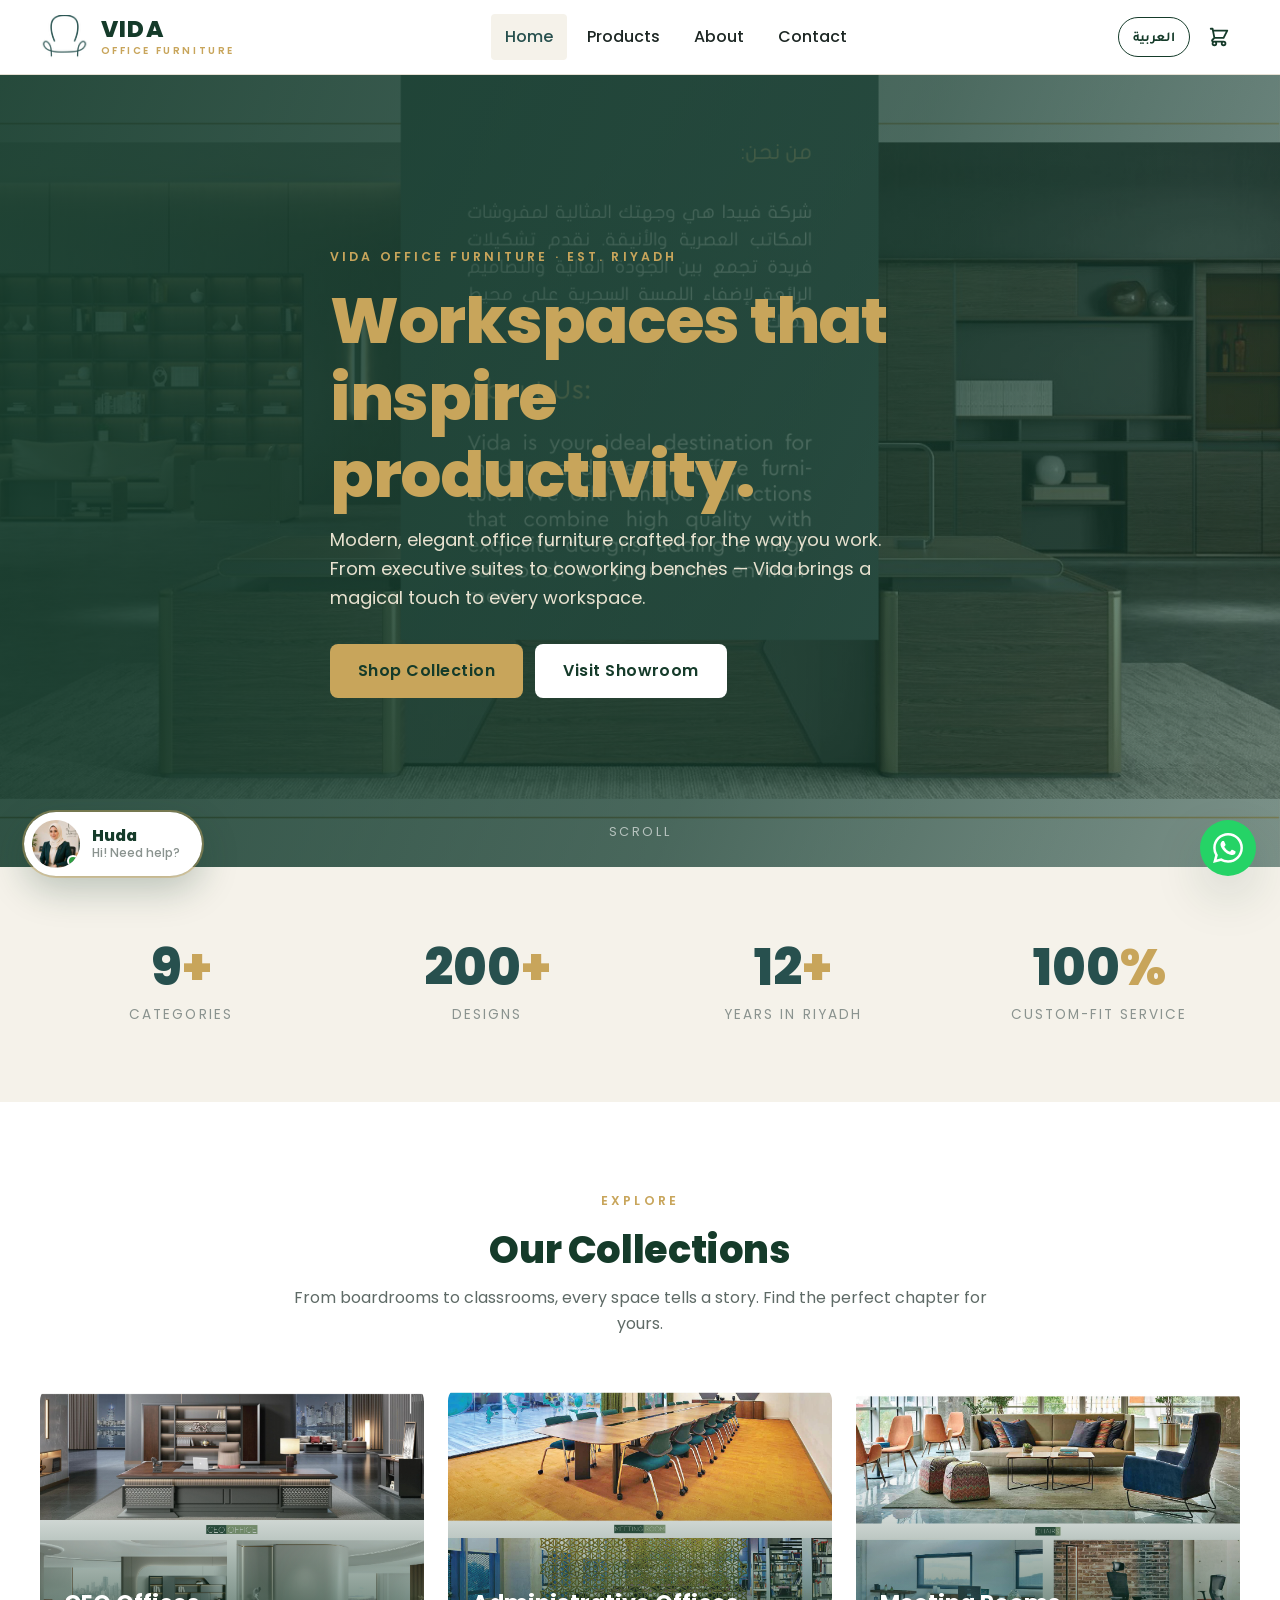
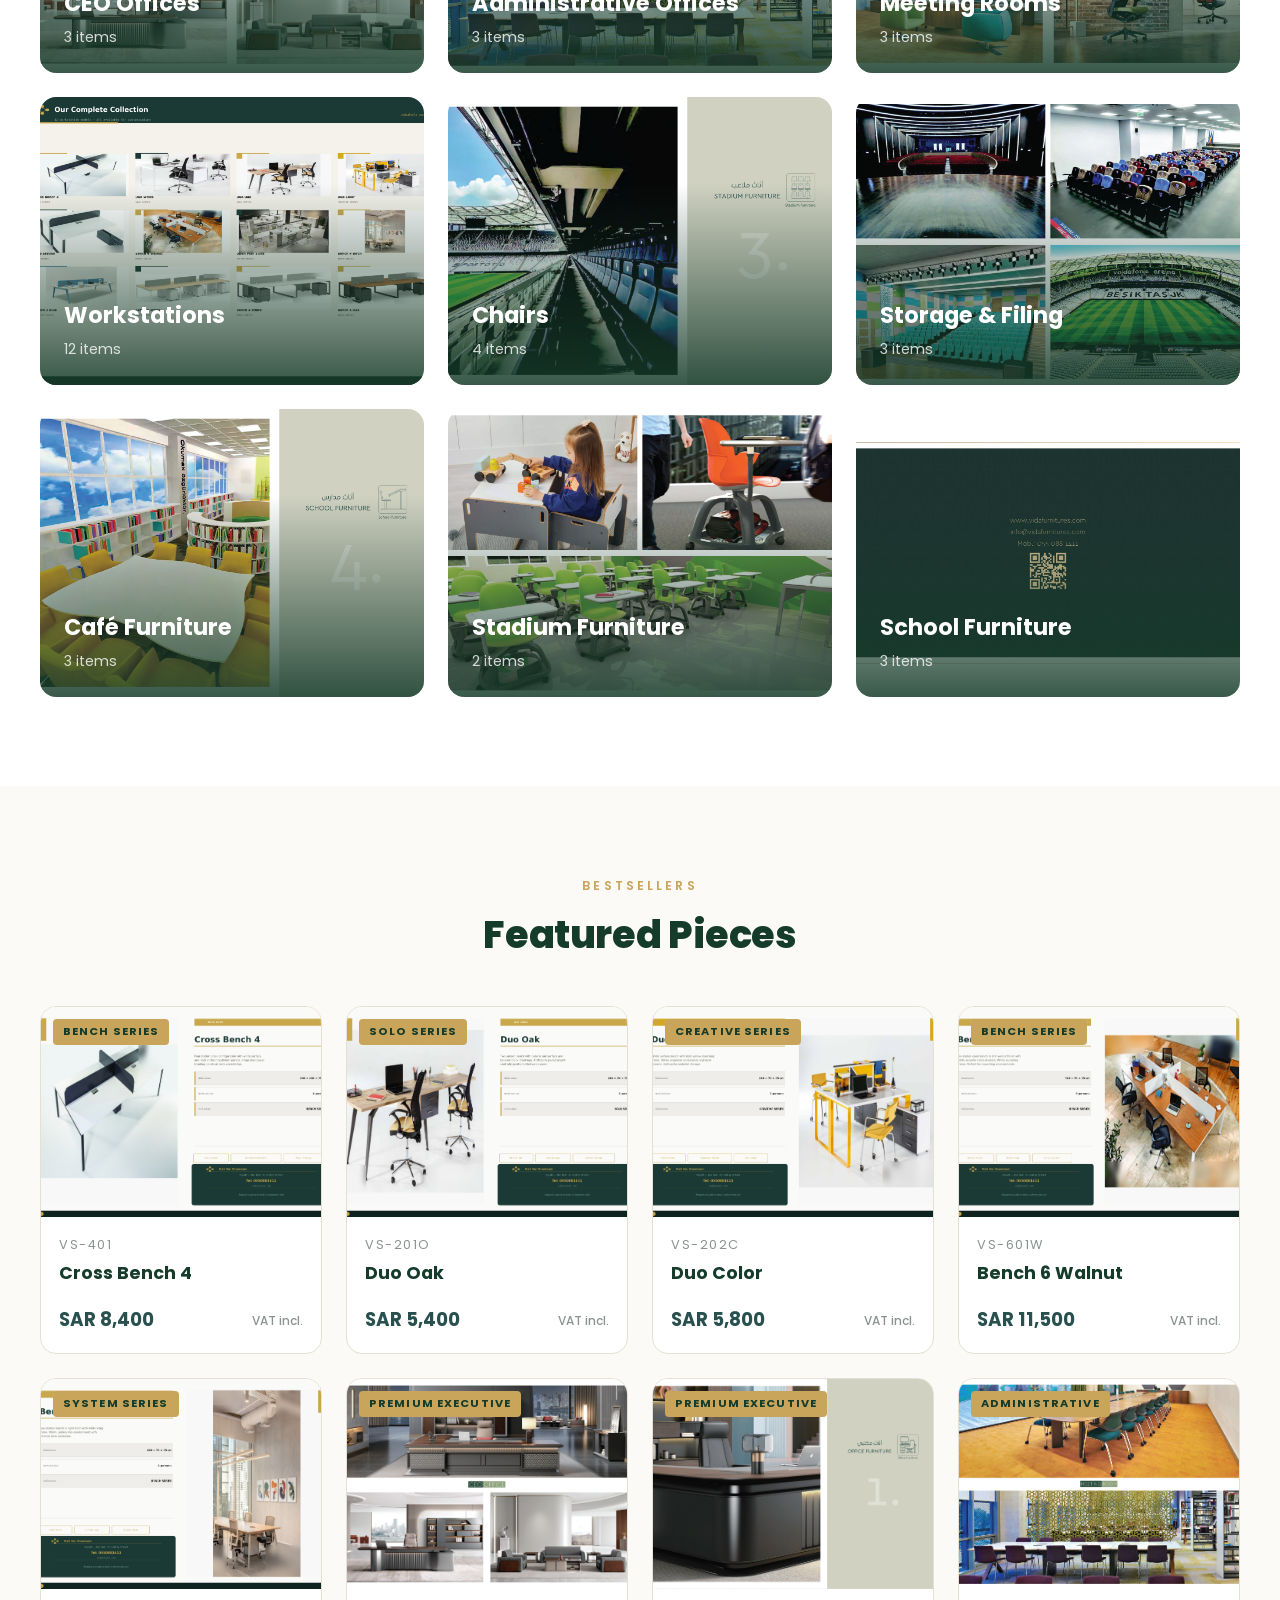
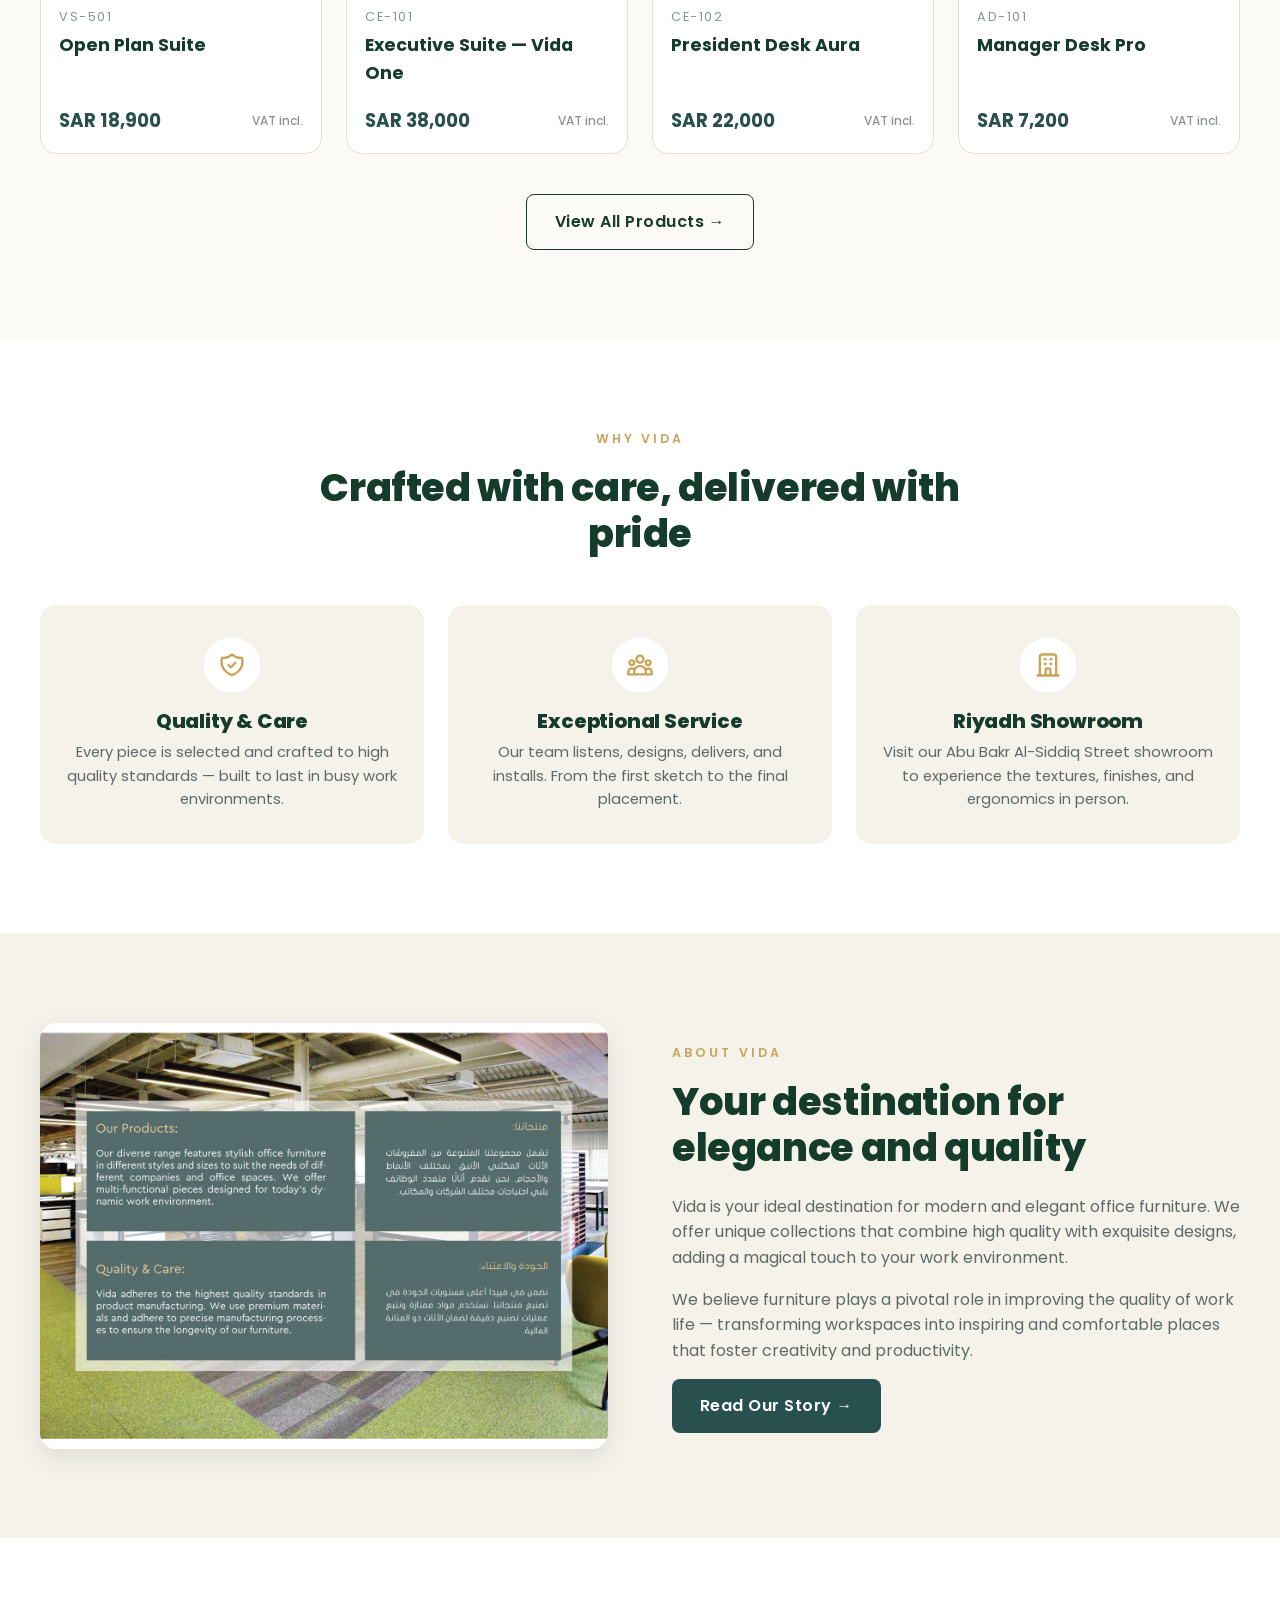
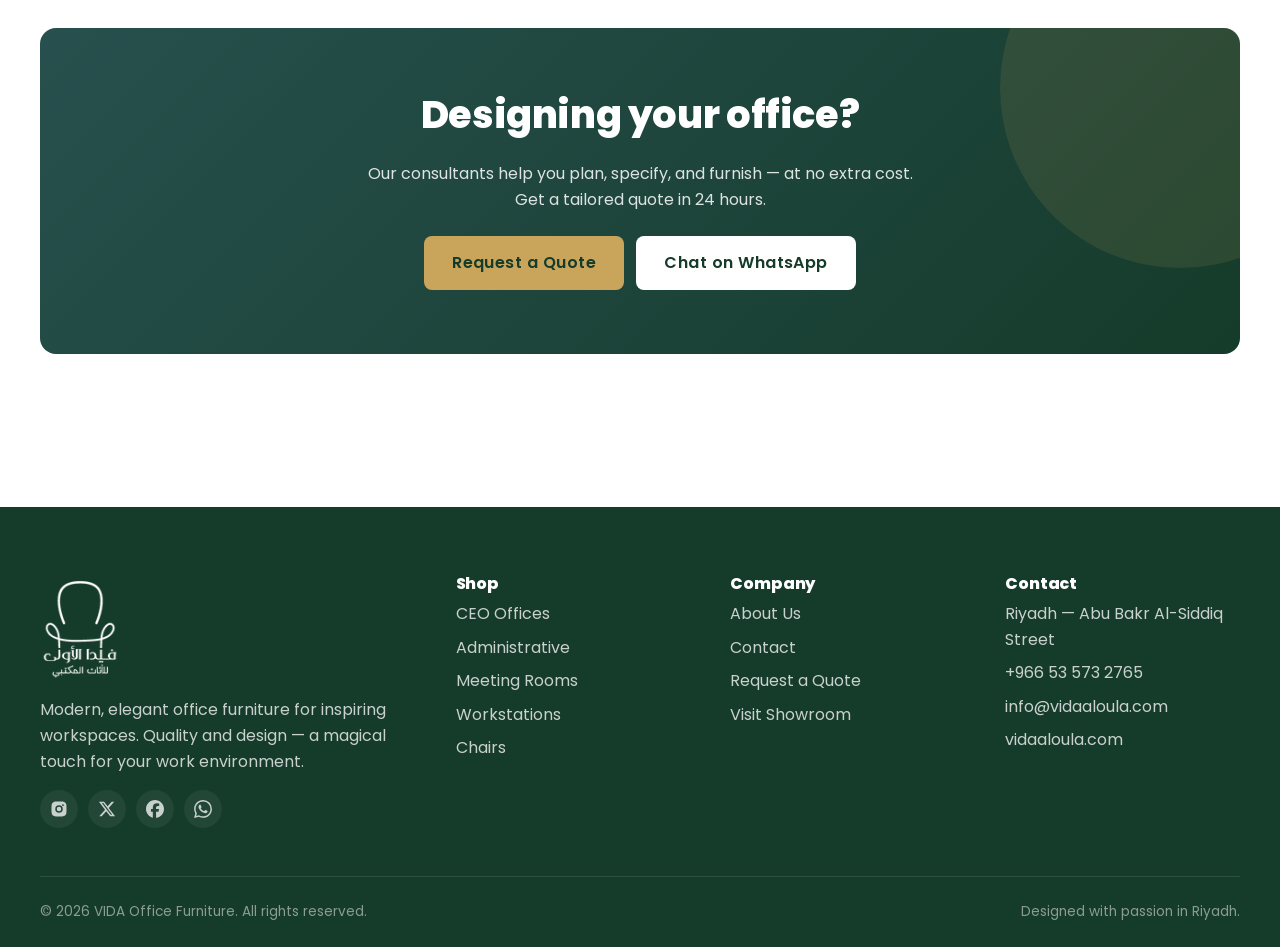
<file: index.html>
<!DOCTYPE html>
<html lang="en" data-title-en="Modern Office Furniture" data-title-ar="أثاث مكتبي عصري">
<head>
  <meta charset="UTF-8">
  <meta name="viewport" content="width=device-width, initial-scale=1.0">
  <script>
    /* Set lang/dir BEFORE first paint — prevents English flashing under Arabic */
    (function() {
      try {
        var lang = localStorage.getItem("vida_lang") || "en";
        document.documentElement.lang = lang;
        document.documentElement.dir  = lang === "ar" ? "rtl" : "ltr";
      } catch (e) {}
    })();
  </script>
  <title>VIDA Office Furniture — Modern, Elegant Workspaces in Riyadh</title>
  <meta name="description" content="VIDA Office Furniture — Premium office furniture, workstations, executive desks, chairs, and complete office solutions in Riyadh, Saudi Arabia.">
  <link rel="preconnect" href="https://fonts.googleapis.com">
  <link rel="preconnect" href="https://fonts.gstatic.com" crossorigin>
  <link href="https://fonts.googleapis.com/css2?family=Poppins:wght@300;400;500;600;700;800;900&family=Tajawal:wght@300;400;500;700;800;900&display=swap" rel="stylesheet">
  <link rel="stylesheet" href="css/styles.css">
  <link rel="icon" type="image/png" sizes="32x32" href="favicon-32.png">
  <link rel="icon" type="image/png" sizes="16x16" href="favicon-16.png">
  <link rel="apple-touch-icon" sizes="180x180" href="apple-touch-icon.png">
  <link rel="icon" href="favicon.ico" sizes="any">
</head>
<body data-page="home">

  <!-- HERO -->
  <section class="hero">
    <div class="hero__media" style="background-image:url('images/pages/prof_p05.jpg')"></div>
    <div class="hero__overlay"></div>
    <div class="hero__content">
      <span class="eyebrow" style="color: var(--vida-gold)">
        <span data-lang-en>VIDA Office Furniture · Est. Riyadh</span>
        <span data-lang-ar>فيدا الأولى · الرياض</span>
      </span>
      <h1>
        <span data-lang-en>Workspaces that <span>inspire</span> productivity.</span>
        <span data-lang-ar>مساحات عمل <span>تُلهم</span> الإنتاجية.</span>
      </h1>
      <p>
        <span data-lang-en>Modern, elegant office furniture crafted for the way you work. From executive suites to coworking benches — Vida brings a magical touch to every workspace.</span>
        <span data-lang-ar>أثاث مكتبي عصري وأنيق مصمم لطريقة عملك. من الأجنحة التنفيذية إلى مكاتب العمل المشترك — فيدا تضيف لمسة سحرية لكل بيئة عمل.</span>
      </p>
      <div class="hero__actions">
        <a href="pages/products.html" class="btn btn--gold">
          <span data-lang-en>Shop Collection</span><span data-lang-ar>تسوّق المجموعة</span>
        </a>
        <a href="pages/contact.html" class="btn btn--light">
          <span data-lang-en>Visit Showroom</span><span data-lang-ar>زُر المعرض</span>
        </a>
      </div>
    </div>
    <div class="hero__scroll" data-lang-en>SCROLL</div>
    <div class="hero__scroll" data-lang-ar>اسحب للأسفل</div>
  </section>

  <!-- STATS -->
  <section class="section section--tight" style="background: var(--vida-bone)">
    <div class="container">
      <div class="grid cols-4 cols-4-md">
        <div class="stat"><div class="stat__num">9<span>+</span></div><div class="stat__label" data-lang-en>Categories</div><div class="stat__label" data-lang-ar>فئات منتجات</div></div>
        <div class="stat"><div class="stat__num">200<span>+</span></div><div class="stat__label" data-lang-en>Designs</div><div class="stat__label" data-lang-ar>تصميمات</div></div>
        <div class="stat"><div class="stat__num">12<span>+</span></div><div class="stat__label" data-lang-en>Years in Riyadh</div><div class="stat__label" data-lang-ar>سنة في الرياض</div></div>
        <div class="stat"><div class="stat__num">100<span>%</span></div><div class="stat__label" data-lang-en>Custom-fit Service</div><div class="stat__label" data-lang-ar>خدمة مخصصة</div></div>
      </div>
    </div>
  </section>

  <!-- CATEGORIES -->
  <section class="section">
    <div class="container">
      <div class="section-head">
        <span class="eyebrow"><span data-lang-en>Explore</span><span data-lang-ar>تصفّح</span></span>
        <h2><span data-lang-en>Our Collections</span><span data-lang-ar>مجموعاتنا</span></h2>
        <p><span data-lang-en>From boardrooms to classrooms, every space tells a story. Find the perfect chapter for yours.</span><span data-lang-ar>من قاعات المجالس إلى الفصول المدرسية، كل مساحة تحكي قصة. اعثر على الفصل المناسب لقصتك.</span></p>
      </div>
      <div class="grid cols-3 cols-3-md" id="categoriesGrid"></div>
    </div>
  </section>

  <!-- FEATURED PRODUCTS -->
  <section class="section" style="background: #fbfaf6">
    <div class="container">
      <div class="section-head">
        <span class="eyebrow"><span data-lang-en>Bestsellers</span><span data-lang-ar>الأكثر مبيعاً</span></span>
        <h2><span data-lang-en>Featured Pieces</span><span data-lang-ar>قطع مختارة</span></h2>
      </div>
      <div class="grid cols-4 cols-4-md" id="featuredGrid"></div>
      <div style="text-align:center; margin-top: 40px;">
        <a href="pages/products.html" class="btn btn--ghost">
          <span data-lang-en>View All Products →</span><span data-lang-ar>عرض كل المنتجات ←</span>
        </a>
      </div>
    </div>
  </section>

  <!-- VALUE PROPS -->
  <section class="section">
    <div class="container">
      <div class="section-head">
        <span class="eyebrow"><span data-lang-en>Why Vida</span><span data-lang-ar>لماذا فيدا</span></span>
        <h2><span data-lang-en>Crafted with care, delivered with pride</span><span data-lang-ar>صناعة بعناية، تسليم بفخر</span></h2>
      </div>
      <div class="grid cols-3 cols-3-md">
        <div class="value-card">
          <div class="value-card__icon">
            <svg fill="none" stroke="currentColor" stroke-width="2" viewBox="0 0 24 24"><path stroke-linecap="round" stroke-linejoin="round" d="M9 12l2 2 4-4m5.618-4.016A11.955 11.955 0 0112 2.944a11.955 11.955 0 01-8.618 3.04A12.02 12.02 0 003 9c0 5.591 3.824 10.29 9 11.622 5.176-1.332 9-6.03 9-11.622 0-1.042-.133-2.052-.382-3.016z"/></svg>
          </div>
          <h3><span data-lang-en>Quality & Care</span><span data-lang-ar>الجودة والإعتناء</span></h3>
          <p><span data-lang-en>Every piece is selected and crafted to high quality standards — built to last in busy work environments.</span><span data-lang-ar>كل قطعة مختارة ومصنوعة وفق أعلى معايير الجودة — مصممة لتدوم في بيئات العمل المزدحمة.</span></p>
        </div>
        <div class="value-card">
          <div class="value-card__icon">
            <svg fill="none" stroke="currentColor" stroke-width="2" viewBox="0 0 24 24"><path stroke-linecap="round" stroke-linejoin="round" d="M17 20h5v-2a3 3 0 00-5.356-1.857M17 20H7m10 0v-2c0-.656-.126-1.283-.356-1.857M7 20H2v-2a3 3 0 015.356-1.857M7 20v-2c0-.656.126-1.283.356-1.857m0 0a5.002 5.002 0 019.288 0M15 7a3 3 0 11-6 0 3 3 0 016 0zm6 3a2 2 0 11-4 0 2 2 0 014 0zM7 10a2 2 0 11-4 0 2 2 0 014 0z"/></svg>
          </div>
          <h3><span data-lang-en>Exceptional Service</span><span data-lang-ar>خدمة مميزة</span></h3>
          <p><span data-lang-en>Our team listens, designs, delivers, and installs. From the first sketch to the final placement.</span><span data-lang-ar>فريقنا يستمع ويصمم ويوصّل ويُثبّت. من أول رسمة إلى آخر قطعة في مكانها.</span></p>
        </div>
        <div class="value-card">
          <div class="value-card__icon">
            <svg fill="none" stroke="currentColor" stroke-width="2" viewBox="0 0 24 24"><path stroke-linecap="round" stroke-linejoin="round" d="M19 21V5a2 2 0 00-2-2H7a2 2 0 00-2 2v16m14 0h2m-2 0h-5m-9 0H3m2 0h5M9 7h1m-1 4h1m4-4h1m-1 4h1m-5 10v-5a1 1 0 011-1h2a1 1 0 011 1v5m-4 0h4"/></svg>
          </div>
          <h3><span data-lang-en>Riyadh Showroom</span><span data-lang-ar>معرض الرياض</span></h3>
          <p><span data-lang-en>Visit our Abu Bakr Al-Siddiq Street showroom to experience the textures, finishes, and ergonomics in person.</span><span data-lang-ar>زُر معرضنا في شارع أبو بكر الصديق لتجربة الخامات واللمسات والراحة بنفسك.</span></p>
        </div>
      </div>
    </div>
  </section>

  <!-- STORY -->
  <section class="section" style="background: var(--vida-bone)">
    <div class="container">
      <div class="split">
        <img src="images/pages/prof_p07.jpg" alt="Vida craftsmanship">
        <div>
          <span class="eyebrow"><span data-lang-en>About Vida</span><span data-lang-ar>عن فيدا</span></span>
          <h2><span data-lang-en>Your destination for elegance and quality</span><span data-lang-ar>وجهتك المثالية للأناقة والجودة</span></h2>
          <p><span data-lang-en>Vida is your ideal destination for modern and elegant office furniture. We offer unique collections that combine high quality with exquisite designs, adding a magical touch to your work environment.</span><span data-lang-ar>فيدا هي وجهتك المثالية للأثاث المكتبي العصري والأنيق. نقدم مجموعات فريدة تجمع بين الجودة العالية والتصاميم الراقية، لإضافة لمسة سحرية على بيئة عملك.</span></p>
          <p><span data-lang-en>We believe furniture plays a pivotal role in improving the quality of work life — transforming workspaces into inspiring and comfortable places that foster creativity and productivity.</span><span data-lang-ar>نؤمن بأن الأثاث يلعب دوراً محورياً في تحسين جودة حياة العمل — لتحويل مساحات العمل إلى أماكن ملهمة ومريحة تعزز الإبداع والإنتاجية.</span></p>
          <a href="pages/about.html" class="btn btn--primary">
            <span data-lang-en>Read Our Story →</span><span data-lang-ar>اقرأ قصتنا ←</span>
          </a>
        </div>
      </div>
    </div>
  </section>

  <!-- CTA -->
  <section class="section">
    <div class="container">
      <div class="cta-banner">
        <h2><span data-lang-en>Designing your office?</span><span data-lang-ar>بتصمم مكتبك؟</span></h2>
        <p><span data-lang-en>Our consultants help you plan, specify, and furnish — at no extra cost. Get a tailored quote in 24 hours.</span><span data-lang-ar>مستشارونا يساعدونك في التخطيط والتحديد والتأثيث — بدون أي تكلفة إضافية. احصل على عرض سعر مخصص خلال 24 ساعة.</span></p>
        <div class="cta-banner__actions">
          <a href="pages/contact.html#quote" class="btn btn--gold">
            <span data-lang-en>Request a Quote</span><span data-lang-ar>طلب عرض سعر</span>
          </a>
          <a href="https://wa.me/966535732765" class="btn btn--light">
            <span data-lang-en>Chat on WhatsApp</span><span data-lang-ar>راسلنا واتساب</span>
          </a>
        </div>
      </div>
    </div>
  </section>

  <script src="js/products.js"></script>
  <script src="js/main.js"></script>
  <script>
    function renderHome() {
      // Categories
      const catsHTML = CATEGORIES.map(c => `
        <a href="pages/products.html?cat=${c.id}" class="cat-card">
          <img src="${c.image}" alt="${pickLang({en:c.en, ar:c.ar})}" loading="lazy">
          <div class="cat-card__overlay">
            <div class="cat-card__title">${pickLang({en:c.en, ar:c.ar})}</div>
            <div class="cat-card__meta">${PRODUCTS.filter(p=>p.category===c.id).length} ${getLang()==="ar"?"منتج":"items"}</div>
          </div>
        </a>`).join("");
      document.getElementById("categoriesGrid").innerHTML = catsHTML;

      // Featured products
      const featured = PRODUCTS.filter(p => p.featured).slice(0, 8);
      document.getElementById("featuredGrid").innerHTML = featured.map(productCardHTML).join("");
    }
    window.onLangChange = renderHome;
    document.addEventListener("DOMContentLoaded", () => {
      // Wait for chrome to inject so lang is correct
      setTimeout(renderHome, 0);
    });
  </script>
  <script src="js/huda.js"></script>
</body>
</html>
</file>
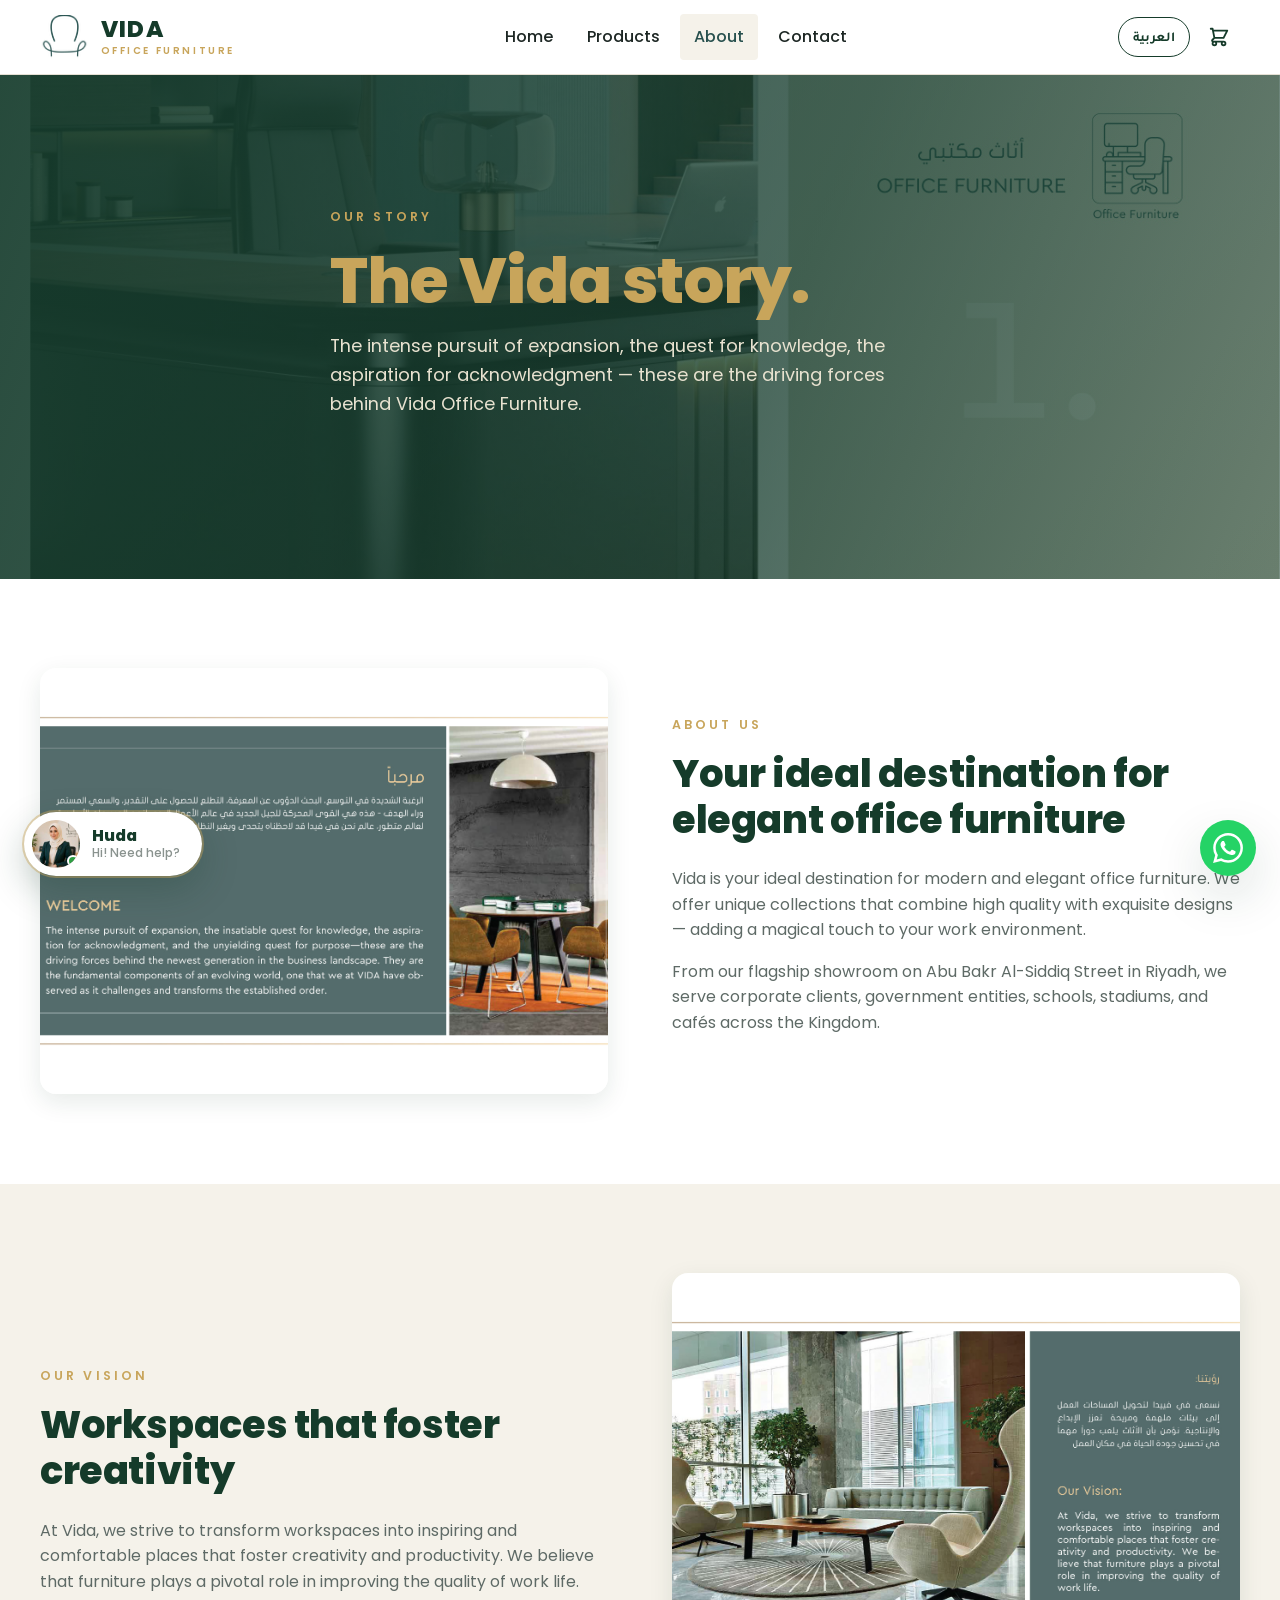
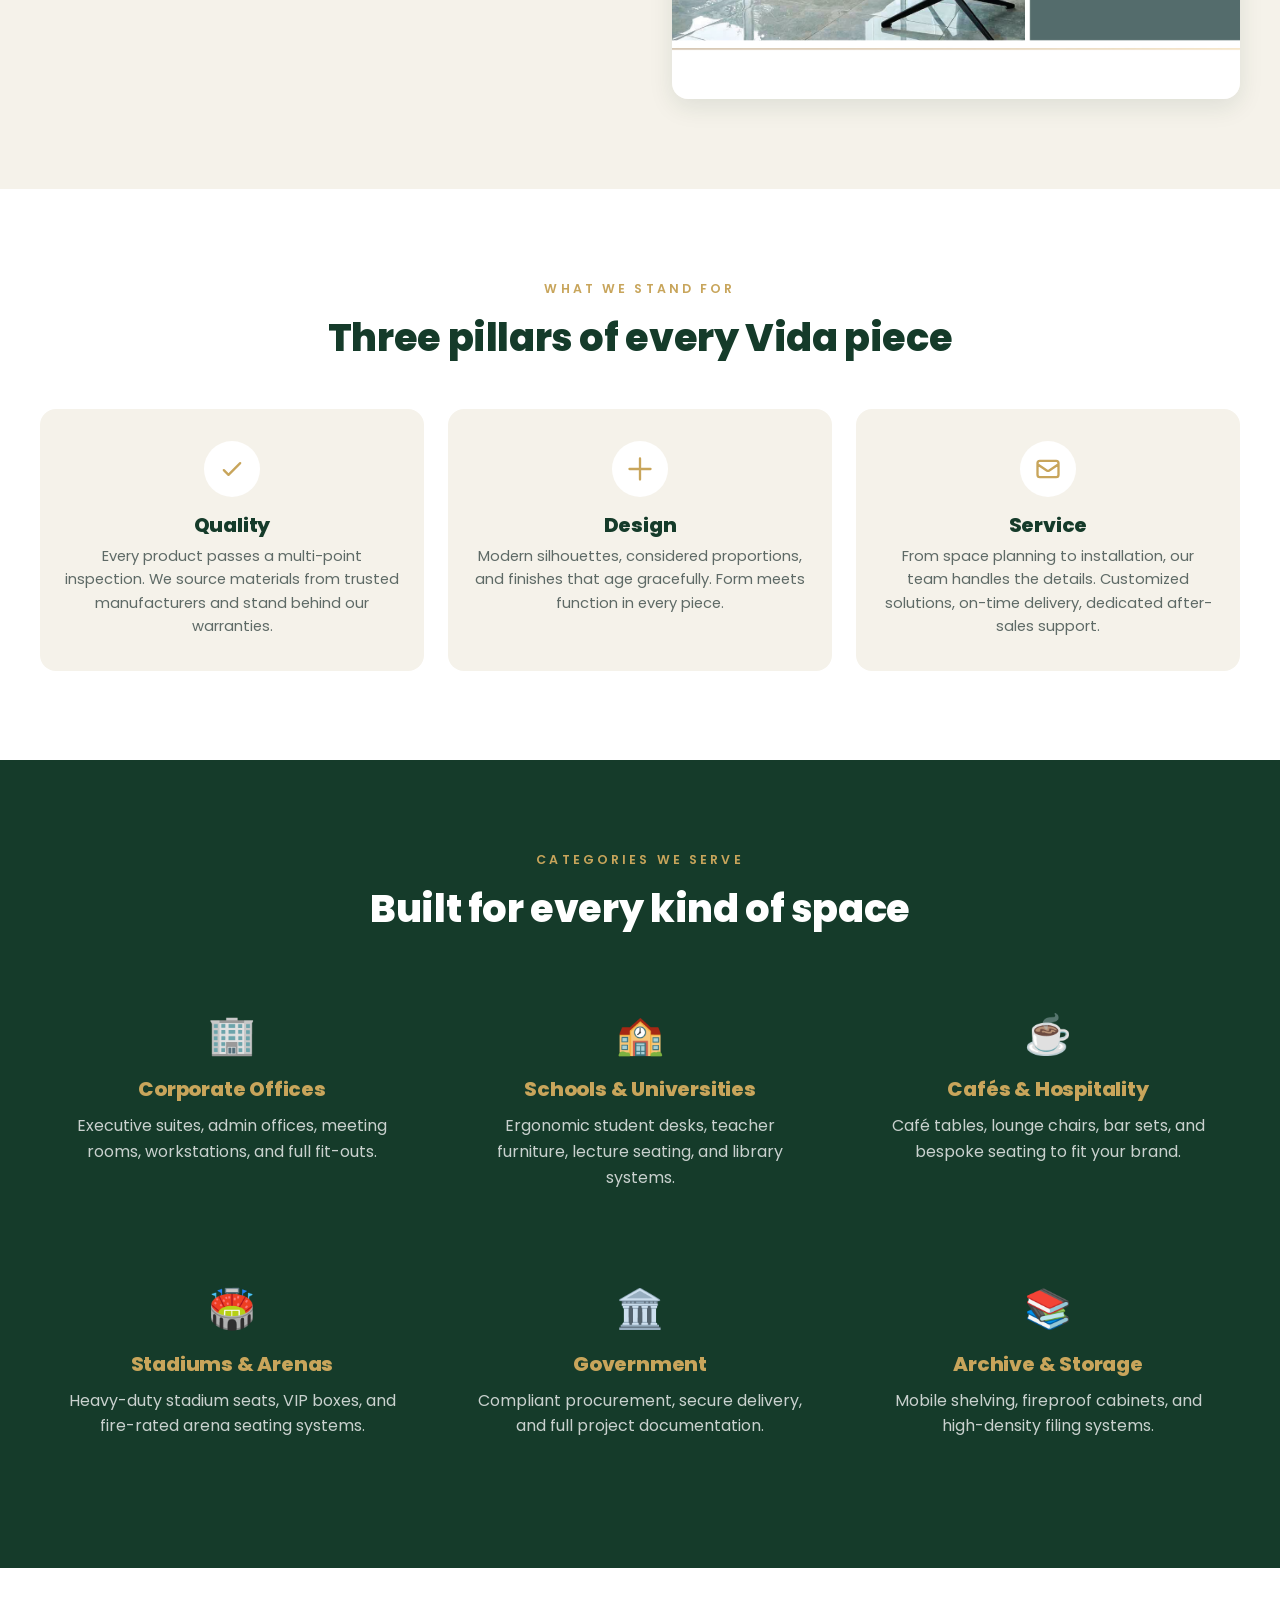
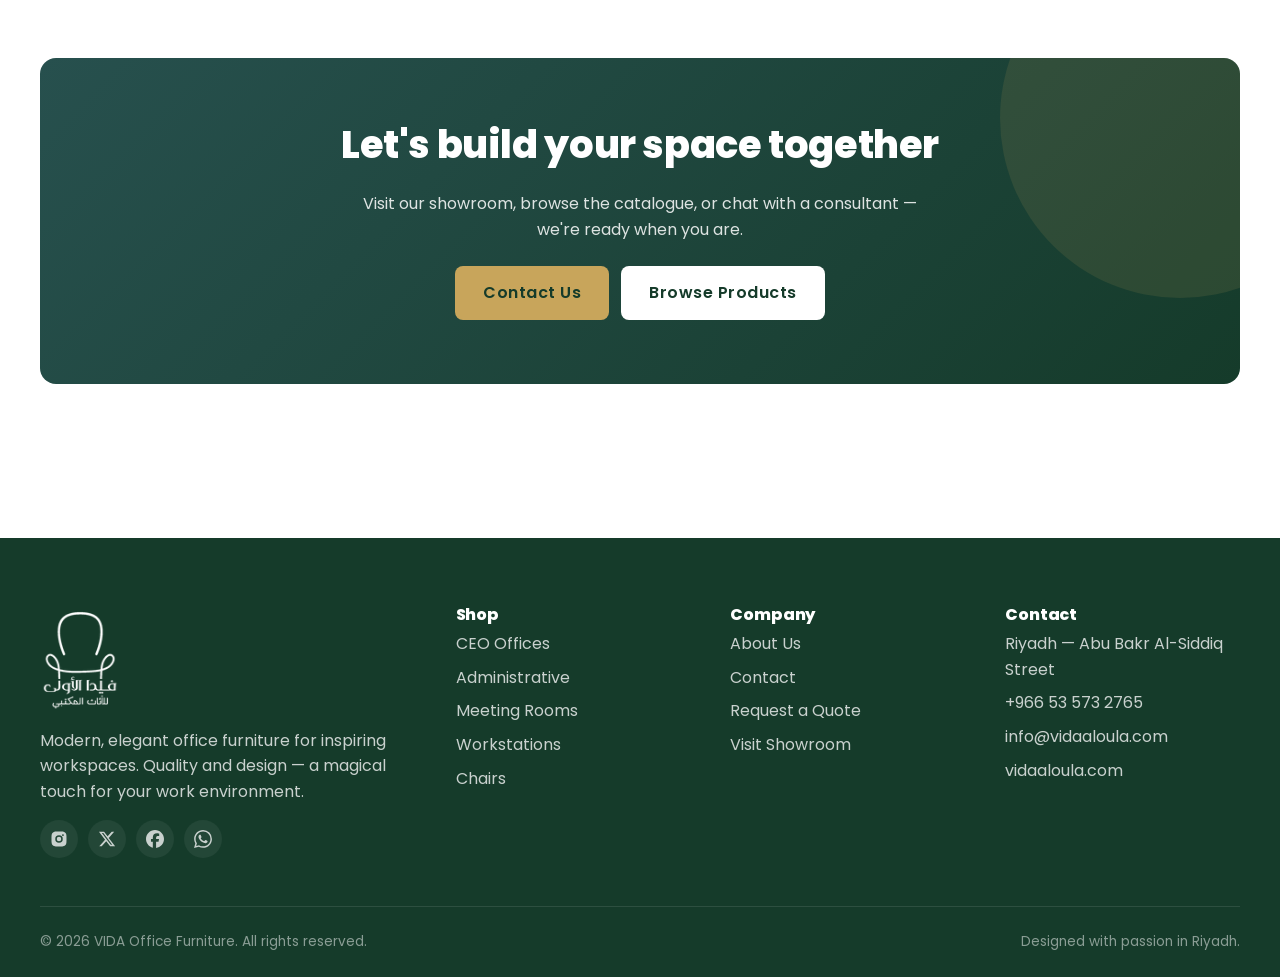
<file: pages/about.html>
<!DOCTYPE html>
<html lang="en" data-title-en="About Us" data-title-ar="من نحن">
<head>
  <meta charset="UTF-8">
  <meta name="viewport" content="width=device-width, initial-scale=1.0">
  <script>
    /* Set lang/dir BEFORE first paint — prevents English flashing under Arabic */
    (function() {
      try {
        var lang = localStorage.getItem("vida_lang") || "en";
        document.documentElement.lang = lang;
        document.documentElement.dir  = lang === "ar" ? "rtl" : "ltr";
      } catch (e) {}
    })();
  </script>
  <title>About VIDA — Modern Office Furniture in Riyadh</title>
  <meta name="description" content="VIDA Office Furniture is your ideal destination for modern and elegant office furniture in Riyadh.">
  <link href="https://fonts.googleapis.com/css2?family=Poppins:wght@300;400;500;600;700;800;900&family=Tajawal:wght@300;400;500;700;800;900&display=swap" rel="stylesheet">
  <link rel="stylesheet" href="../css/styles.css">
  <link rel="icon" type="image/png" sizes="32x32" href="../favicon-32.png">
  <link rel="icon" type="image/png" sizes="16x16" href="../favicon-16.png">
  <link rel="apple-touch-icon" sizes="180x180" href="../apple-touch-icon.png">
  <link rel="icon" href="../favicon.ico" sizes="any">
</head>
<body data-page="about">

  <section class="hero" style="min-height: 56vh">
    <div class="hero__media" style="background-image:url('../images/pages/prof_p09.jpg')"></div>
    <div class="hero__overlay"></div>
    <div class="hero__content">
      <span class="eyebrow" style="color: var(--vida-gold)"><span data-lang-en>Our Story</span><span data-lang-ar>قصتنا</span></span>
      <h1>
        <span data-lang-en>The <span>Vida</span> story.</span>
        <span data-lang-ar>قصة <span>فيدا</span>.</span>
      </h1>
      <p>
        <span data-lang-en>The intense pursuit of expansion, the quest for knowledge, the aspiration for acknowledgment — these are the driving forces behind Vida Office Furniture.</span>
        <span data-lang-ar>السعي المكثف للتوسع، والتطلع للمعرفة، والطموح للاعتراف — هذه هي القوى المحركة لفيدا الأولى للأثاث المكتبي.</span>
      </p>
    </div>
  </section>

  <section class="section">
    <div class="container">
      <div class="split">
        <img src="../images/pages/prof_p04.jpg" alt="Vida office showroom">
        <div>
          <span class="eyebrow"><span data-lang-en>About Us</span><span data-lang-ar>من نحن</span></span>
          <h2><span data-lang-en>Your ideal destination for elegant office furniture</span><span data-lang-ar>وجهتك المثالية للأثاث المكتبي الأنيق</span></h2>
          <p><span data-lang-en>Vida is your ideal destination for modern and elegant office furniture. We offer unique collections that combine high quality with exquisite designs — adding a magical touch to your work environment.</span><span data-lang-ar>فيدا هي وجهتك المثالية للأثاث المكتبي العصري والأنيق. نقدم مجموعات فريدة تجمع بين الجودة العالية والتصاميم الراقية — لإضافة لمسة سحرية على بيئة عملك.</span></p>
          <p><span data-lang-en>From our flagship showroom on Abu Bakr Al-Siddiq Street in Riyadh, we serve corporate clients, government entities, schools, stadiums, and cafés across the Kingdom.</span><span data-lang-ar>من معرضنا الرئيسي في شارع أبو بكر الصديق بالرياض، نخدم الشركات والجهات الحكومية والمدارس والملاعب والمقاهي في جميع أنحاء المملكة.</span></p>
        </div>
      </div>
    </div>
  </section>

  <section class="section" style="background: var(--vida-bone)">
    <div class="container">
      <div class="split split--reverse">
        <img src="../images/pages/prof_p06.jpg" alt="Vida vision">
        <div>
          <span class="eyebrow"><span data-lang-en>Our Vision</span><span data-lang-ar>رؤيتنا</span></span>
          <h2><span data-lang-en>Workspaces that foster creativity</span><span data-lang-ar>مساحات تُغذّي الإبداع</span></h2>
          <p><span data-lang-en>At Vida, we strive to transform workspaces into inspiring and comfortable places that foster creativity and productivity. We believe that furniture plays a pivotal role in improving the quality of work life.</span><span data-lang-ar>في فيدا، نسعى لتحويل مساحات العمل إلى أماكن ملهمة ومريحة تُعزز الإبداع والإنتاجية. نؤمن بأن الأثاث يلعب دوراً محورياً في تحسين جودة حياة العمل.</span></p>
        </div>
      </div>
    </div>
  </section>

  <section class="section">
    <div class="container">
      <div class="section-head">
        <span class="eyebrow"><span data-lang-en>What We Stand For</span><span data-lang-ar>ما نؤمن به</span></span>
        <h2><span data-lang-en>Three pillars of every Vida piece</span><span data-lang-ar>ثلاثة أركان في كل قطعة من فيدا</span></h2>
      </div>
      <div class="grid cols-3 cols-3-md">
        <div class="value-card">
          <div class="value-card__icon">
            <svg fill="none" stroke="currentColor" stroke-width="2" viewBox="0 0 24 24"><path stroke-linecap="round" stroke-linejoin="round" d="M5 13l4 4L19 7"/></svg>
          </div>
          <h3><span data-lang-en>Quality</span><span data-lang-ar>الجودة</span></h3>
          <p><span data-lang-en>Every product passes a multi-point inspection. We source materials from trusted manufacturers and stand behind our warranties.</span><span data-lang-ar>كل منتج يمر بفحص متعدد النقاط. نختار خاماتنا من مصنّعين موثوقين ونقف خلف ضماناتنا.</span></p>
        </div>
        <div class="value-card">
          <div class="value-card__icon">
            <svg fill="none" stroke="currentColor" stroke-width="2" viewBox="0 0 24 24"><path stroke-linecap="round" stroke-linejoin="round" d="M12 3v18M3 12h18"/></svg>
          </div>
          <h3><span data-lang-en>Design</span><span data-lang-ar>التصميم</span></h3>
          <p><span data-lang-en>Modern silhouettes, considered proportions, and finishes that age gracefully. Form meets function in every piece.</span><span data-lang-ar>خطوط حديثة ونسب مدروسة ولمسات نهائية تتقدم بشكل أنيق. الشكل يلتقي بالوظيفة في كل قطعة.</span></p>
        </div>
        <div class="value-card">
          <div class="value-card__icon">
            <svg fill="none" stroke="currentColor" stroke-width="2" viewBox="0 0 24 24"><path stroke-linecap="round" stroke-linejoin="round" d="M3 8l7.89 5.26a2 2 0 002.22 0L21 8M5 19h14a2 2 0 002-2V7a2 2 0 00-2-2H5a2 2 0 00-2 2v10a2 2 0 002 2z"/></svg>
          </div>
          <h3><span data-lang-en>Service</span><span data-lang-ar>الخدمة</span></h3>
          <p><span data-lang-en>From space planning to installation, our team handles the details. Customized solutions, on-time delivery, dedicated after-sales support.</span><span data-lang-ar>من تخطيط المساحة إلى التركيب، فريقنا يتولى التفاصيل. حلول مخصصة وتسليم في الموعد ودعم متفانٍ بعد البيع.</span></p>
        </div>
      </div>
    </div>
  </section>

  <section class="section" style="background: var(--vida-darker); color: #fff;">
    <div class="container">
      <div class="section-head">
        <span class="eyebrow"><span data-lang-en>Categories We Serve</span><span data-lang-ar>القطاعات التي نخدمها</span></span>
        <h2 style="color: #fff"><span data-lang-en>Built for every kind of space</span><span data-lang-ar>مصممون لكل نوع من المساحات</span></h2>
      </div>
      <div class="grid cols-3 cols-3-md">
        <div style="text-align:center; padding: 24px;">
          <div style="font-size: 2.4rem; margin-bottom: 12px;">🏢</div>
          <h3 style="color: var(--vida-gold)"><span data-lang-en>Corporate Offices</span><span data-lang-ar>المكاتب المؤسسية</span></h3>
          <p style="color: #c9d1ce"><span data-lang-en>Executive suites, admin offices, meeting rooms, workstations, and full fit-outs.</span><span data-lang-ar>أجنحة تنفيذية، مكاتب إدارية، غرف اجتماعات، محطات عمل، وتجهيز كامل.</span></p>
        </div>
        <div style="text-align:center; padding: 24px;">
          <div style="font-size: 2.4rem; margin-bottom: 12px;">🏫</div>
          <h3 style="color: var(--vida-gold)"><span data-lang-en>Schools & Universities</span><span data-lang-ar>المدارس والجامعات</span></h3>
          <p style="color: #c9d1ce"><span data-lang-en>Ergonomic student desks, teacher furniture, lecture seating, and library systems.</span><span data-lang-ar>مكاتب طلاب مريحة، أثاث للمعلمين، مقاعد محاضرات، وأنظمة مكتبات.</span></p>
        </div>
        <div style="text-align:center; padding: 24px;">
          <div style="font-size: 2.4rem; margin-bottom: 12px;">☕</div>
          <h3 style="color: var(--vida-gold)"><span data-lang-en>Cafés & Hospitality</span><span data-lang-ar>المقاهي والضيافة</span></h3>
          <p style="color: #c9d1ce"><span data-lang-en>Café tables, lounge chairs, bar sets, and bespoke seating to fit your brand.</span><span data-lang-ar>طاولات كافيهات، كراسي لاونج، أطقم بار، ومقاعد مخصصة لتناسب علامتك.</span></p>
        </div>
        <div style="text-align:center; padding: 24px;">
          <div style="font-size: 2.4rem; margin-bottom: 12px;">🏟️</div>
          <h3 style="color: var(--vida-gold)"><span data-lang-en>Stadiums & Arenas</span><span data-lang-ar>الملاعب والمدرجات</span></h3>
          <p style="color: #c9d1ce"><span data-lang-en>Heavy-duty stadium seats, VIP boxes, and fire-rated arena seating systems.</span><span data-lang-ar>كراسي ملاعب قوية التحمل، مقصورات VIP، وأنظمة جلوس مقاومة للحريق.</span></p>
        </div>
        <div style="text-align:center; padding: 24px;">
          <div style="font-size: 2.4rem; margin-bottom: 12px;">🏛️</div>
          <h3 style="color: var(--vida-gold)"><span data-lang-en>Government</span><span data-lang-ar>القطاع الحكومي</span></h3>
          <p style="color: #c9d1ce"><span data-lang-en>Compliant procurement, secure delivery, and full project documentation.</span><span data-lang-ar>توريد متوافق، تسليم آمن، وتوثيق كامل للمشروع.</span></p>
        </div>
        <div style="text-align:center; padding: 24px;">
          <div style="font-size: 2.4rem; margin-bottom: 12px;">📚</div>
          <h3 style="color: var(--vida-gold)"><span data-lang-en>Archive & Storage</span><span data-lang-ar>الأرشفة والتخزين</span></h3>
          <p style="color: #c9d1ce"><span data-lang-en>Mobile shelving, fireproof cabinets, and high-density filing systems.</span><span data-lang-ar>رفوف متحركة، خزائن مقاومة للحريق، وأنظمة ملفات عالية الكثافة.</span></p>
        </div>
      </div>
    </div>
  </section>

  <section class="section">
    <div class="container">
      <div class="cta-banner">
        <h2 style="color: #fff"><span data-lang-en>Let's build your space together</span><span data-lang-ar>هيا نبني مساحتك معاً</span></h2>
        <p><span data-lang-en>Visit our showroom, browse the catalogue, or chat with a consultant — we're ready when you are.</span><span data-lang-ar>زُر المعرض، استعرض الكاتالوج، أو تحدث مع مستشار — نحن جاهزون متى ما كنت جاهزاً.</span></p>
        <div class="cta-banner__actions">
          <a href="contact.html" class="btn btn--gold"><span data-lang-en>Contact Us</span><span data-lang-ar>تواصل معنا</span></a>
          <a href="products.html" class="btn btn--light"><span data-lang-en>Browse Products</span><span data-lang-ar>تصفّح المنتجات</span></a>
        </div>
      </div>
    </div>
  </section>

  <script src="../js/products.js"></script>
  <script src="../js/main.js"></script>
  <script src="../js/huda.js"></script>
</body>
</html>
</file>
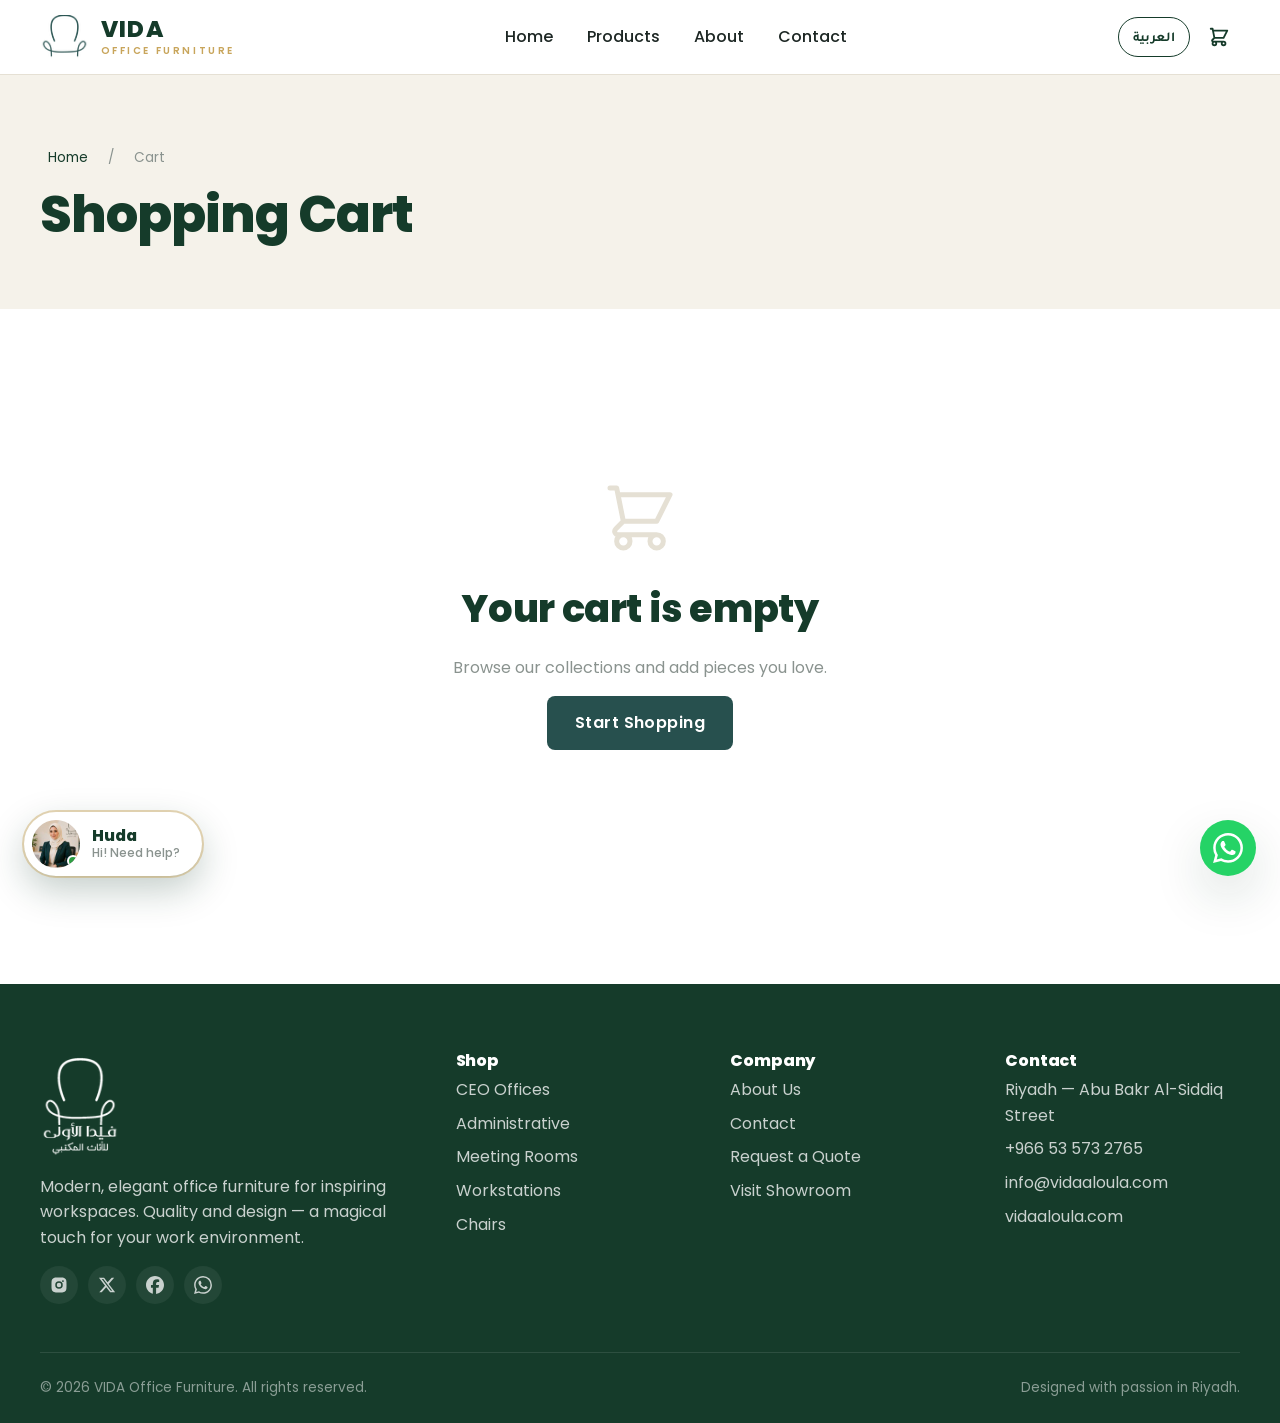
<file: pages/cart.html>
<!DOCTYPE html>
<html lang="en" data-title-en="Cart" data-title-ar="السلة">
<head>
  <meta charset="UTF-8">
  <meta name="viewport" content="width=device-width, initial-scale=1.0">
  <script>
    /* Set lang/dir BEFORE first paint — prevents English flashing under Arabic */
    (function() {
      try {
        var lang = localStorage.getItem("vida_lang") || "en";
        document.documentElement.lang = lang;
        document.documentElement.dir  = lang === "ar" ? "rtl" : "ltr";
      } catch (e) {}
    })();
  </script>
  <title>Cart — VIDA Office Furniture</title>
  <link href="https://fonts.googleapis.com/css2?family=Poppins:wght@300;400;500;600;700;800;900&family=Tajawal:wght@300;400;500;700;800;900&display=swap" rel="stylesheet">
  <link rel="stylesheet" href="../css/styles.css">
  <link rel="icon" type="image/png" sizes="32x32" href="../favicon-32.png">
  <link rel="icon" type="image/png" sizes="16x16" href="../favicon-16.png">
  <link rel="apple-touch-icon" sizes="180x180" href="../apple-touch-icon.png">
  <link rel="icon" href="../favicon.ico" sizes="any">
</head>
<body data-page="cart">

  <section style="background: var(--vida-bone); padding: 56px 0 32px;">
    <div class="container">
      <nav class="breadcrumb">
        <a href="../index.html"><span data-lang-en>Home</span><span data-lang-ar>الرئيسية</span></a>
        <span>/</span>
        <span data-lang-en>Cart</span><span data-lang-ar>السلة</span>
      </nav>
      <h1><span data-lang-en>Shopping Cart</span><span data-lang-ar>سلة التسوق</span></h1>
    </div>
  </section>

  <section class="section">
    <div class="container">
      <div id="cartRoot"></div>
    </div>
  </section>

  <script src="../js/products.js"></script>
  <script src="../js/main.js"></script>
  <script>
    function render() {
      const cart = getCart();
      const root = document.getElementById("cartRoot");

      if (cart.length === 0) {
        root.innerHTML = `
          <div class="cart-empty">
            <svg fill="none" stroke="currentColor" stroke-width="1.5" viewBox="0 0 24 24"><path stroke-linecap="round" stroke-linejoin="round" d="M3 3h2l.4 2M7 13h10l4-8H5.4M7 13L5.4 5M7 13l-2.293 2.293c-.63.63-.184 1.707.707 1.707H17m0 0a2 2 0 100 4 2 2 0 000-4zm-8 2a2 2 0 11-4 0 2 2 0 014 0z"/></svg>
            <h2><span data-lang-en>Your cart is empty</span><span data-lang-ar>السلة فارغة</span></h2>
            <p class="muted"><span data-lang-en>Browse our collections and add pieces you love.</span><span data-lang-ar>تصفّح مجموعاتنا وأضف القطع التي تعجبك.</span></p>
            <a href="products.html" class="btn btn--primary"><span data-lang-en>Start Shopping</span><span data-lang-ar>ابدأ التسوّق</span></a>
          </div>
        `;
        setLang(getLang());
        return;
      }

      const itemsHTML = cart.map(item => {
        const p = PRODUCTS.find(x => x.id === item.id);
        if (!p) return "";
        return `
          <div class="cart-item" data-id="${p.id}">
            <div class="cart-item__img"><img src="../${p.image}" alt=""></div>
            <div>
              <div class="cart-item__name">${pickLang(p.name)}</div>
              <div class="cart-item__meta">${p.id} · ${pickLang(p.series)}</div>
              <div class="cart-item__price">${fmtPrice(p.price)}</div>
              <button class="cart-item__remove" data-act="remove" data-id="${p.id}">
                ${getLang()==="ar"?"إزالة":"Remove"}
              </button>
            </div>
            <div class="pd__qty" style="height: fit-content;">
              <button data-act="dec" data-id="${p.id}">−</button>
              <input type="number" value="${item.qty}" min="1" data-act="set" data-id="${p.id}">
              <button data-act="inc" data-id="${p.id}">+</button>
            </div>
          </div>
        `;
      }).join("");

      const t = cartTotals();
      const lang = getLang();

      root.innerHTML = `
        <div class="cart-layout">
          <div>
            ${itemsHTML}
            <div style="margin-top: 24px;">
              <a href="products.html" class="btn btn--ghost">
                ${lang==="ar"?"← متابعة التسوّق":"← Continue shopping"}
              </a>
            </div>
          </div>
          <aside class="cart-summary">
            <h3>${lang==="ar"?"ملخص الطلب":"Order Summary"}</h3>
            <div class="cart-summary__row">
              <span>${lang==="ar"?"المجموع الفرعي":"Subtotal"}</span>
              <strong>${fmtPrice(t.subtotal)}</strong>
            </div>
            <div class="cart-summary__row">
              <span>${lang==="ar"?"التوصيل":"Shipping"}</span>
              <strong>${t.shipping === 0 ? (lang==="ar"?"مجاني":"Free") : fmtPrice(t.shipping)}</strong>
            </div>
            <div class="cart-summary__row">
              <span>${lang==="ar"?"ضريبة القيمة المضافة (15%)":"VAT (15%)"}</span>
              <strong>${fmtPrice(t.vat)}</strong>
            </div>
            <div class="cart-summary__row cart-summary__row--total">
              <span>${lang==="ar"?"الإجمالي":"Total"}</span>
              <strong>${fmtPrice(t.total)}</strong>
            </div>
            <a href="checkout.html" class="btn btn--primary">
              ${lang==="ar"?"إتمام الطلب →":"Proceed to Checkout →"}
            </a>
            <a href="https://wa.me/${VIDA.whatsapp}?text=${encodeURIComponent(lang==="ar"?"مرحباً، أريد طلب المنتجات في سلتي":"Hi, I'd like to order the items in my cart")}" class="btn btn--gold" target="_blank">
              ${lang==="ar"?"اطلب عن طريق واتساب":"Order via WhatsApp"}
            </a>
            <p class="muted" style="margin-top: 16px; font-size: .8rem; text-align: center;">
              ${lang==="ar"?"التوصيل مجاني للطلبات أكثر من 5,000 ر.س":"Free delivery on orders over SAR 5,000"}
            </p>
          </aside>
        </div>
      `;

      // Wire events
      root.querySelectorAll("[data-act]").forEach(el => {
        const id = el.getAttribute("data-id");
        const act = el.getAttribute("data-act");
        if (act === "remove")  el.addEventListener("click", () => { removeFromCart(id); render(); });
        if (act === "inc")     el.addEventListener("click", () => { const c = getCart().find(i=>i.id===id); updateCartItem(id, c.qty+1); render(); });
        if (act === "dec")     el.addEventListener("click", () => { const c = getCart().find(i=>i.id===id); updateCartItem(id, c.qty-1); render(); });
        if (act === "set")     el.addEventListener("change", () => { updateCartItem(id, Math.max(1, parseInt(el.value || 1))); render(); });
      });

      setLang(getLang());
    }

    window.onLangChange = render;
    document.addEventListener("DOMContentLoaded", () => setTimeout(render, 0));
  </script>
  <script src="../js/huda.js"></script>
</body>
</html>
</file>
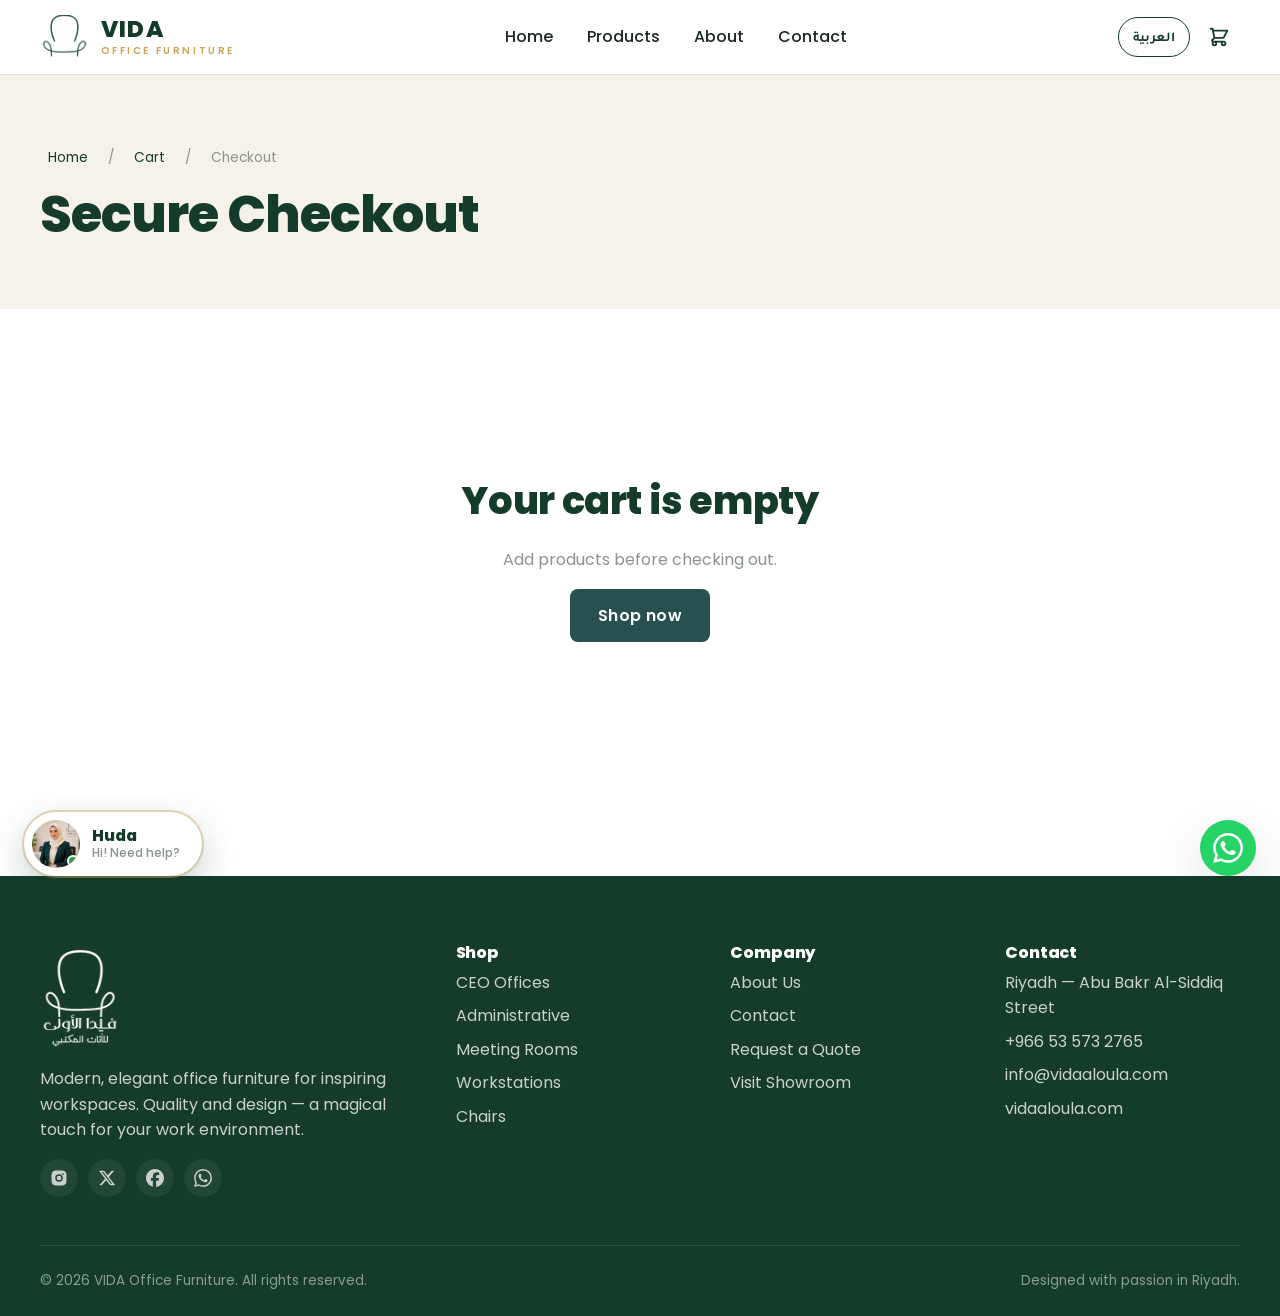
<file: pages/checkout.html>
<!DOCTYPE html>
<html lang="en" data-title-en="Checkout" data-title-ar="إتمام الطلب">
<head>
  <meta charset="UTF-8">
  <meta name="viewport" content="width=device-width, initial-scale=1.0">
  <script>
    /* Set lang/dir BEFORE first paint — prevents English flashing under Arabic */
    (function() {
      try {
        var lang = localStorage.getItem("vida_lang") || "en";
        document.documentElement.lang = lang;
        document.documentElement.dir  = lang === "ar" ? "rtl" : "ltr";
      } catch (e) {}
    })();
  </script>
  <title>Checkout — VIDA Office Furniture</title>
  <link href="https://fonts.googleapis.com/css2?family=Poppins:wght@300;400;500;600;700;800;900&family=Tajawal:wght@300;400;500;700;800;900&display=swap" rel="stylesheet">
  <link rel="stylesheet" href="../css/styles.css">
  <style>
    /* Payment-method UI */
    .pm-list { display: grid; gap: 10px; }
    .pm {
      display: flex; gap: 14px; align-items: flex-start;
      padding: 16px;
      border: 1.5px solid var(--vida-line);
      border-radius: var(--r);
      background: #fff;
      cursor: pointer;
      transition: border-color .15s, background .15s;
    }
    .pm:hover { border-color: var(--vida-darker); }
    .pm input { margin-top: 4px; accent-color: var(--vida-dark); }
    .pm__body { flex: 1; min-width: 0; }
    .pm__head { display:flex; gap:10px; align-items:center; flex-wrap:wrap; margin-bottom:4px; }
    .pm__name { font-weight: 700; color: var(--vida-darker); }
    .pm__desc { font-size: .85rem; color: var(--text-soft); margin: 0; }
    .pm--active { border-color: var(--vida-gold); background: #fffef8; }
    .pm-form { margin-top: 8px; padding-inline-start: 32px; }

    /* Stepper */
    .steps { display:flex; gap:10px; margin-bottom: 32px; }
    .step {
      flex: 1; padding: 12px;
      border: 1.5px solid var(--vida-line); border-radius: var(--r);
      display:flex; align-items:center; gap:10px;
      font-weight: 600; color: var(--text-mute);
      background: #fff;
    }
    .step__num {
      width:28px; height:28px; border-radius:50%;
      background: var(--vida-line); color:#fff;
      display:grid; place-items:center; font-size:.85rem;
    }
    .step--done    { border-color: var(--vida-dark); color: var(--vida-dark); }
    .step--done .step__num { background: var(--vida-dark); }
    .step--current { border-color: var(--vida-gold); color: var(--vida-darker); background: #fffef8; }
    .step--current .step__num { background: var(--vida-gold); color: var(--vida-darker); }
    @media (max-width: 600px) { .step span:last-child { display:none; } }
  </style>
  <link rel="icon" type="image/png" sizes="32x32" href="../favicon-32.png">
  <link rel="icon" type="image/png" sizes="16x16" href="../favicon-16.png">
  <link rel="apple-touch-icon" sizes="180x180" href="../apple-touch-icon.png">
  <link rel="icon" href="../favicon.ico" sizes="any">
</head>
<body data-page="checkout">

  <section style="background: var(--vida-bone); padding: 56px 0 32px;">
    <div class="container">
      <nav class="breadcrumb">
        <a href="../index.html"><span data-lang-en>Home</span><span data-lang-ar>الرئيسية</span></a>
        <span>/</span>
        <a href="cart.html"><span data-lang-en>Cart</span><span data-lang-ar>السلة</span></a>
        <span>/</span>
        <span data-lang-en>Checkout</span><span data-lang-ar>إتمام الطلب</span>
      </nav>
      <h1><span data-lang-en>Secure Checkout</span><span data-lang-ar>دفع آمن</span></h1>
    </div>
  </section>

  <section class="section">
    <div class="container">
      <div id="checkoutRoot"></div>
    </div>
  </section>

  <script src="../js/products.js"></script>
  <script src="../js/payments-config.js"></script>
  <script src="../js/main.js"></script>
  <script src="../js/payments.js"></script>
  <script>
    let currentStep = 1; // 1 = details, 2 = payment
    let orderDraft = null;

    function render() {
      const cart = getCart();
      const root = document.getElementById("checkoutRoot");
      const lang = getLang();

      if (cart.length === 0) {
        root.innerHTML = `
          <div class="cart-empty">
            <h2>${lang==="ar"?"السلة فارغة":"Your cart is empty"}</h2>
            <p class="muted">${lang==="ar"?"أضف منتجات قبل ما تتم الطلب.":"Add products before checking out."}</p>
            <a href="products.html" class="btn btn--primary">${lang==="ar"?"تسوّق الآن":"Shop now"}</a>
          </div>`;
        return;
      }

      const t = cartTotals();
      const stepsHTML = `
        <div class="steps">
          <div class="step ${currentStep>=1?(currentStep===1?'step--current':'step--done'):''}">
            <span class="step__num">1</span><span>${lang==="ar"?"تفاصيل التسليم":"Delivery Details"}</span>
          </div>
          <div class="step ${currentStep>=2?(currentStep===2?'step--current':'step--done'):''}">
            <span class="step__num">2</span><span>${lang==="ar"?"الدفع":"Payment"}</span>
          </div>
          <div class="step ${currentStep>=3?'step--current':''}">
            <span class="step__num">3</span><span>${lang==="ar"?"التأكيد":"Confirmation"}</span>
          </div>
        </div>`;

      const summaryHTML = renderSummary(cart, t, lang);
      const mainHTML = currentStep === 1
        ? renderDetailsForm(lang, t)
        : renderPaymentStep(lang, t);

      root.innerHTML = `
        <div class="cart-layout">
          <div>
            ${stepsHTML}
            ${mainHTML}
          </div>
          <aside class="cart-summary">
            ${summaryHTML}
          </aside>
        </div>
      `;

      if (currentStep === 1) wireDetailsForm();
      else                   wirePaymentStep();

      setLang(lang);
    }

    function renderSummary(cart, t, lang) {
      const items = cart.map(item => {
        const p = PRODUCTS.find(x => x.id === item.id);
        if (!p) return "";
        return `
          <div style="display:flex; gap:12px; padding: 10px 0; border-bottom:1px solid var(--vida-line);">
            <div style="width:54px;height:54px;border-radius:var(--r-sm);overflow:hidden;background:var(--vida-bone);flex-shrink:0;">
              <img src="../${p.image}" style="width:100%;height:100%;object-fit:cover;">
            </div>
            <div style="flex:1; min-width:0;">
              <div style="font-weight:600; color:var(--vida-darker); font-size:.92rem;">${pickLang(p.name)}</div>
              <div class="muted" style="font-size: .78rem;">${item.qty} × ${fmtPrice(p.price)}</div>
            </div>
            <div style="font-weight:700; color:var(--vida-dark); white-space:nowrap; font-size:.9rem;">${fmtPrice(p.price*item.qty)}</div>
          </div>`;
      }).join("");

      return `
        <h3>${lang==="ar"?"ملخص الطلب":"Order Summary"}</h3>
        ${items}
        <div style="padding-top: 12px;">
          <div class="cart-summary__row"><span>${lang==="ar"?"المجموع الفرعي":"Subtotal"}</span><strong>${fmtPrice(t.subtotal)}</strong></div>
          <div class="cart-summary__row"><span>${lang==="ar"?"التوصيل":"Shipping"}</span><strong>${t.shipping===0?(lang==="ar"?"مجاني":"Free"):fmtPrice(t.shipping)}</strong></div>
          <div class="cart-summary__row"><span>${lang==="ar"?"ضريبة القيمة المضافة (15%)":"VAT (15%)"}</span><strong>${fmtPrice(t.vat)}</strong></div>
          <div class="cart-summary__row cart-summary__row--total"><span>${lang==="ar"?"الإجمالي":"Total"}</span><strong>${fmtPrice(t.total)}</strong></div>
        </div>
        <div style="margin-top: 16px; padding: 12px; background:#fff; border-radius:var(--r-sm); font-size:.78rem; color:var(--text-mute); display:flex; align-items:center; gap:8px;">
          <svg style="width:16px;height:16px;color:var(--vida-dark);flex-shrink:0;" fill="none" stroke="currentColor" stroke-width="2" viewBox="0 0 24 24"><path stroke-linecap="round" stroke-linejoin="round" d="M9 12l2 2 4-4M7.835 4.697a3.42 3.42 0 001.946-.806 3.42 3.42 0 014.438 0 3.42 3.42 0 001.946.806 3.42 3.42 0 013.138 3.138 3.42 3.42 0 00.806 1.946 3.42 3.42 0 010 4.438 3.42 3.42 0 00-.806 1.946 3.42 3.42 0 01-3.138 3.138 3.42 3.42 0 00-1.946.806 3.42 3.42 0 01-4.438 0 3.42 3.42 0 00-1.946-.806 3.42 3.42 0 01-3.138-3.138 3.42 3.42 0 00-.806-1.946 3.42 3.42 0 010-4.438 3.42 3.42 0 00.806-1.946 3.42 3.42 0 013.138-3.138z"/></svg>
          <span>${lang==="ar"?"معاملات آمنة عبر بوابات معتمدة (SAMA & PCI-DSS)":"Secure checkout via licensed gateways (SAMA & PCI-DSS)"}</span>
        </div>`;
    }

    function renderDetailsForm(lang, t) {
      return `
      <form id="detailsForm" class="form-grid" style="background:#fff; padding: 28px; border-radius: var(--r-lg); border:1px solid var(--vida-line);">
        <h3 style="margin-top:0;">${lang==="ar"?"معلومات الاتصال":"Contact Information"}</h3>
        <div class="form-row">
          <div class="field">
            <label>${lang==="ar"?"الاسم الكامل":"Full Name"} *</label>
            <input type="text" name="name" required>
          </div>
          <div class="field">
            <label>${lang==="ar"?"رقم الجوال":"Mobile"} *</label>
            <input type="tel" name="phone" pattern="^(05|966|\\+966)[0-9]{8,9}$" placeholder="05XXXXXXXX" required>
          </div>
        </div>
        <div class="form-row">
          <div class="field">
            <label>${lang==="ar"?"البريد الإلكتروني":"Email"} *</label>
            <input type="email" name="email" required>
          </div>
          <div class="field">
            <label>${lang==="ar"?"الشركة (اختياري)":"Company (optional)"}</label>
            <input type="text" name="company">
          </div>
        </div>

        <h3 style="margin-top: 12px;">${lang==="ar"?"عنوان التسليم":"Delivery Address"}</h3>
        <div class="form-row">
          <div class="field">
            <label>${lang==="ar"?"المدينة":"City"} *</label>
            <select name="city" required>
              <option value="">${lang==="ar"?"اختر مدينة":"Select a city"}</option>
              <option>${lang==="ar"?"الرياض":"Riyadh"}</option>
              <option>${lang==="ar"?"جدة":"Jeddah"}</option>
              <option>${lang==="ar"?"الدمام":"Dammam"}</option>
              <option>${lang==="ar"?"مكة المكرمة":"Makkah"}</option>
              <option>${lang==="ar"?"المدينة المنورة":"Madinah"}</option>
              <option>${lang==="ar"?"الخبر":"Khobar"}</option>
              <option>${lang==="ar"?"الطائف":"Taif"}</option>
              <option>${lang==="ar"?"أبها":"Abha"}</option>
              <option>${lang==="ar"?"تبوك":"Tabuk"}</option>
              <option>${lang==="ar"?"حائل":"Hail"}</option>
              <option>${lang==="ar"?"بريدة":"Buraidah"}</option>
              <option>${lang==="ar"?"الجبيل":"Jubail"}</option>
            </select>
          </div>
          <div class="field">
            <label>${lang==="ar"?"الحي":"District"} *</label>
            <input type="text" name="district" required>
          </div>
        </div>
        <div class="field">
          <label>${lang==="ar"?"الشارع":"Street Address"} *</label>
          <input type="text" name="street" required>
        </div>
        <div class="form-row">
          <div class="field">
            <label>${lang==="ar"?"الرمز البريدي":"Postal Code"}</label>
            <input type="text" name="zip">
          </div>
          <div class="field">
            <label>${lang==="ar"?"ملاحظات التسليم":"Delivery Notes"}</label>
            <input type="text" name="notes" placeholder="${lang==="ar"?"الدور، رقم المكتب…":"Floor, office number…"}">
          </div>
        </div>

        <button type="submit" class="btn btn--primary" style="margin-top: 16px; justify-content: center;">
          ${lang==="ar"?"المتابعة للدفع →":"Continue to Payment →"}
        </button>
      </form>`;
    }

    function wireDetailsForm() {
      document.getElementById("detailsForm").addEventListener("submit", e => {
        e.preventDefault();
        const fd = new FormData(e.target);
        const data = Object.fromEntries(fd.entries());
        const cart = getCart();
        const t = cartTotals();

        orderDraft = {
          id: "VD-" + Date.now().toString(36).toUpperCase(),
          customer: {
            name: data.name, phone: data.phone, email: data.email,
            company: data.company,
            address: `${data.street}, ${data.district}, ${data.city} ${data.zip||""}`.trim(),
            notes: data.notes,
          },
          items: cart.map(it => {
            const p = PRODUCTS.find(x => x.id === it.id);
            return { id: p.id, name: p.name, qty: it.qty, price: p.price, line_total: p.price * it.qty };
          }),
          subtotal: t.subtotal,
          shipping: t.shipping,
          vat: t.vat,
          total: t.total,
        };

        currentStep = 2;
        render();
        window.scrollTo({ top: 0, behavior: "smooth" });
      });
    }

    function renderPaymentStep(lang, t) {
      const methods = Payments.availableMethods(t.total);
      const optionsHTML = methods.map((m, i) => `
        <label class="pm ${i===0?'pm--active':''}" data-method="${m.id}">
          <input type="radio" name="payment_method" value="${m.id}" ${i===0?'checked':''}>
          <div class="pm__body">
            <div class="pm__head">
              ${Payments.badgeHTML(m.badge)}
              <span class="pm__name">${lang==="ar"?m.name_ar:m.name_en}</span>
            </div>
            <p class="pm__desc">${lang==="ar"?m.desc_ar:m.desc_en}</p>
          </div>
        </label>
      `).join("");

      return `
        <div style="background:#fff; padding: 28px; border-radius: var(--r-lg); border:1px solid var(--vida-line);">
          <div style="display:flex; justify-content:space-between; align-items:center; margin-bottom: 16px;">
            <h3 style="margin:0;">${lang==="ar"?"اختر طريقة الدفع":"Choose Payment Method"}</h3>
            <button type="button" id="backBtn" class="btn btn--ghost btn--sm">
              ${lang==="ar"?"← رجوع":"← Back"}
            </button>
          </div>

          <div class="pm-list" id="pmList">${optionsHTML}</div>

          <div id="pmForm" class="pm-form" style="margin-top: 20px;"></div>
        </div>`;
    }

    function wirePaymentStep() {
      document.getElementById("backBtn").addEventListener("click", () => {
        currentStep = 1; render();
      });

      const list = document.getElementById("pmList");
      const formContainer = document.getElementById("pmForm");

      function showFormFor(method) {
        list.querySelectorAll(".pm").forEach(el => {
          el.classList.toggle("pm--active", el.dataset.method === method);
        });
        if (method === "moyasar")  Payments.renderMoyasar(formContainer, orderDraft);
        if (method === "tabby")    Payments.renderTabby(formContainer, orderDraft);
        if (method === "tamara")   Payments.renderTamara(formContainer, orderDraft);
        if (method === "cod")      Payments.renderCOD(formContainer, orderDraft);
        if (method === "bank")     Payments.renderBank(formContainer, orderDraft);
        if (method === "invoice")  Payments.renderInvoice(formContainer, orderDraft);
      }

      list.querySelectorAll('input[name="payment_method"]').forEach(input => {
        input.addEventListener("change", e => showFormFor(e.target.value));
      });
      // Initial
      const first = list.querySelector('input[name="payment_method"]:checked');
      if (first) showFormFor(first.value);
    }

    window.onLangChange = render;
    document.addEventListener("DOMContentLoaded", () => setTimeout(render, 0));
  </script>
  <script src="../js/huda.js"></script>
</body>
</html>
</file>
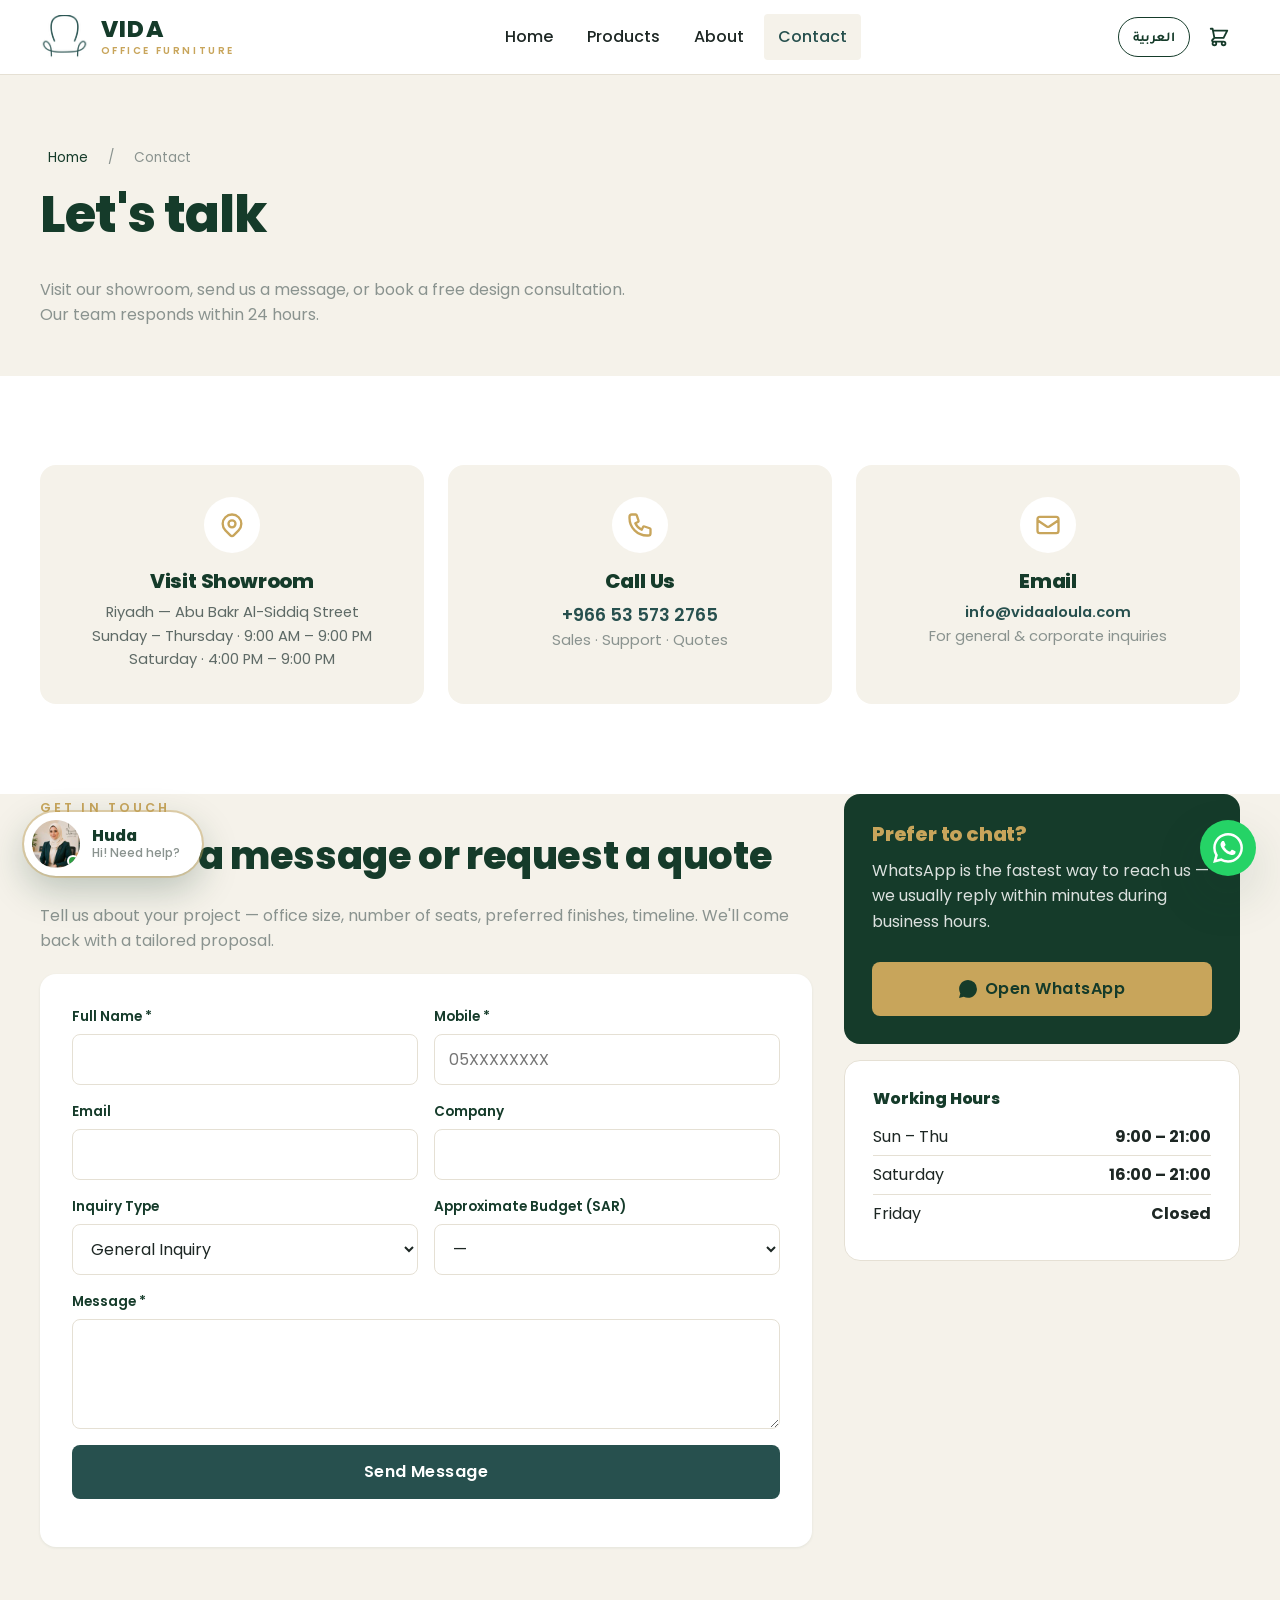
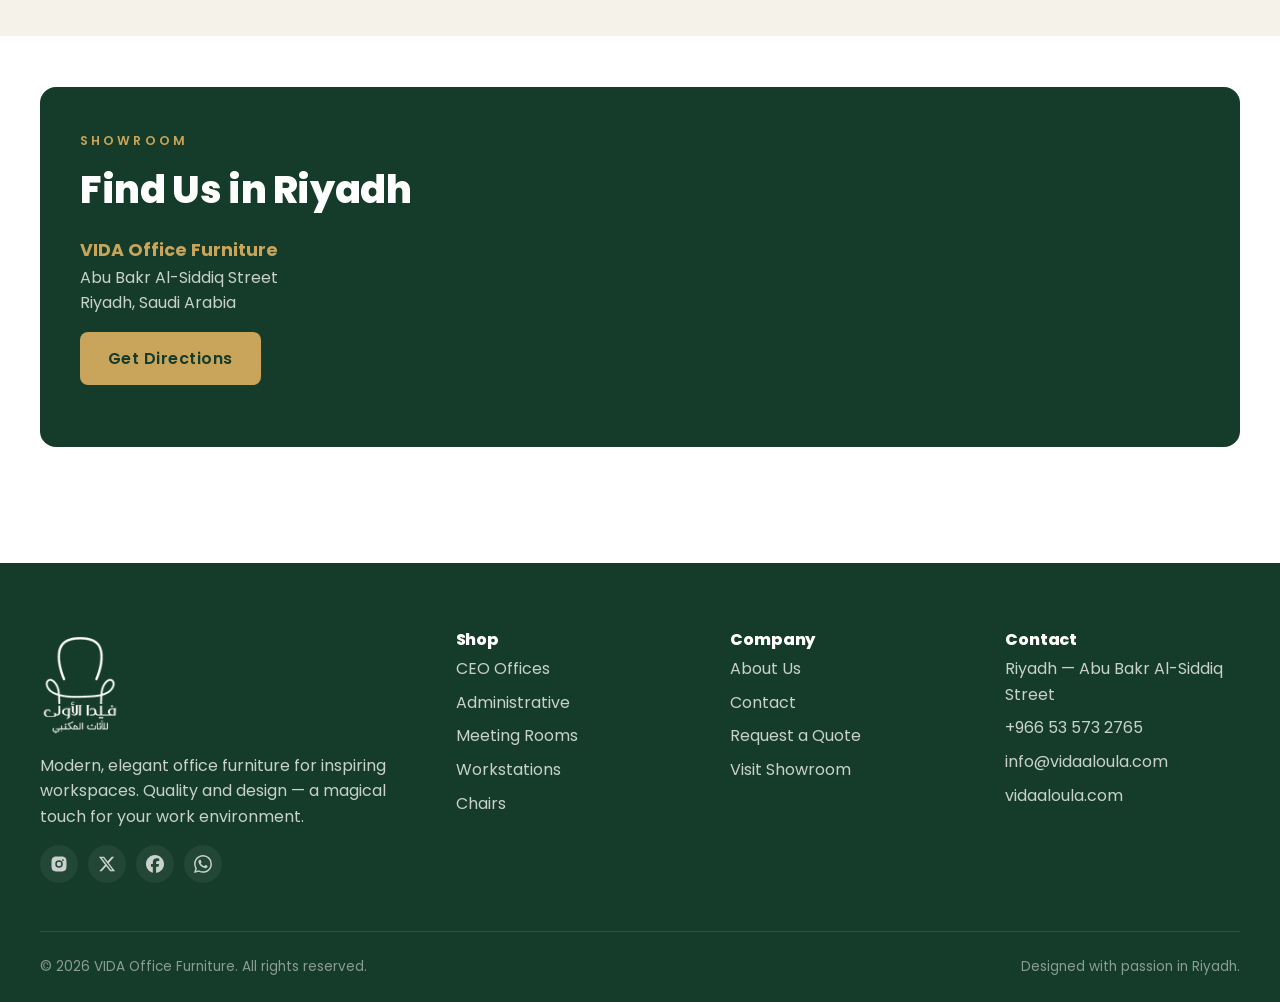
<file: pages/contact.html>
<!DOCTYPE html>
<html lang="en" data-title-en="Contact" data-title-ar="تواصل معنا">
<head>
  <meta charset="UTF-8">
  <meta name="viewport" content="width=device-width, initial-scale=1.0">
  <script>
    /* Set lang/dir BEFORE first paint — prevents English flashing under Arabic */
    (function() {
      try {
        var lang = localStorage.getItem("vida_lang") || "en";
        document.documentElement.lang = lang;
        document.documentElement.dir  = lang === "ar" ? "rtl" : "ltr";
      } catch (e) {}
    })();
  </script>
  <title>Contact — VIDA Office Furniture</title>
  <link href="https://fonts.googleapis.com/css2?family=Poppins:wght@300;400;500;600;700;800;900&family=Tajawal:wght@300;400;500;700;800;900&display=swap" rel="stylesheet">
  <link rel="stylesheet" href="../css/styles.css">
  <link rel="icon" type="image/png" sizes="32x32" href="../favicon-32.png">
  <link rel="icon" type="image/png" sizes="16x16" href="../favicon-16.png">
  <link rel="apple-touch-icon" sizes="180x180" href="../apple-touch-icon.png">
  <link rel="icon" href="../favicon.ico" sizes="any">
</head>
<body data-page="contact">

  <section style="background: var(--vida-bone); padding: 56px 0 32px;">
    <div class="container">
      <nav class="breadcrumb">
        <a href="../index.html"><span data-lang-en>Home</span><span data-lang-ar>الرئيسية</span></a>
        <span>/</span>
        <span data-lang-en>Contact</span><span data-lang-ar>تواصل</span>
      </nav>
      <h1><span data-lang-en>Let's talk</span><span data-lang-ar>هيا نتحدث</span></h1>
      <p class="muted" style="max-width: 600px;">
        <span data-lang-en>Visit our showroom, send us a message, or book a free design consultation. Our team responds within 24 hours.</span>
        <span data-lang-ar>زُر معرضنا، أرسل رسالة، أو احجز استشارة تصميم مجانية. فريقنا يرد خلال 24 ساعة.</span>
      </p>
    </div>
  </section>

  <section class="section">
    <div class="container">
      <div class="grid cols-3 cols-3-md">
        <div class="value-card" id="showroom">
          <div class="value-card__icon">
            <svg fill="none" stroke="currentColor" stroke-width="2" viewBox="0 0 24 24"><path stroke-linecap="round" stroke-linejoin="round" d="M17.657 16.657L13.414 20.9a1.998 1.998 0 01-2.827 0l-4.244-4.243a8 8 0 1111.314 0z"/><path stroke-linecap="round" stroke-linejoin="round" d="M15 11a3 3 0 11-6 0 3 3 0 016 0z"/></svg>
          </div>
          <h3><span data-lang-en>Visit Showroom</span><span data-lang-ar>زُر المعرض</span></h3>
          <p>
            <span data-lang-en>Riyadh — Abu Bakr Al-Siddiq Street<br>Sunday – Thursday · 9:00 AM – 9:00 PM<br>Saturday · 4:00 PM – 9:00 PM</span>
            <span data-lang-ar>الرياض — شارع أبو بكر الصديق<br>الأحد – الخميس · 9:00 ص – 9:00 م<br>السبت · 4:00 م – 9:00 م</span>
          </p>
        </div>

        <div class="value-card">
          <div class="value-card__icon">
            <svg fill="none" stroke="currentColor" stroke-width="2" viewBox="0 0 24 24"><path stroke-linecap="round" stroke-linejoin="round" d="M3 5a2 2 0 012-2h3.28a1 1 0 01.948.684l1.498 4.493a1 1 0 01-.502 1.21l-2.257 1.13a11.042 11.042 0 005.516 5.516l1.13-2.257a1 1 0 011.21-.502l4.493 1.498a1 1 0 01.684.949V19a2 2 0 01-2 2h-1C9.716 21 3 14.284 3 6V5z"/></svg>
          </div>
          <h3><span data-lang-en>Call Us</span><span data-lang-ar>اتصل بنا</span></h3>
          <p>
            <a href="tel:+966535732765" style="color:var(--vida-dark); font-weight:600; font-size:1.1rem;">+966 53 573 2765</a><br>
            <span class="muted" data-lang-en>Sales · Support · Quotes</span>
            <span class="muted" data-lang-ar>المبيعات · الدعم · عروض الأسعار</span>
          </p>
        </div>

        <div class="value-card">
          <div class="value-card__icon">
            <svg fill="none" stroke="currentColor" stroke-width="2" viewBox="0 0 24 24"><path stroke-linecap="round" stroke-linejoin="round" d="M3 8l7.89 5.26a2 2 0 002.22 0L21 8M5 19h14a2 2 0 002-2V7a2 2 0 00-2-2H5a2 2 0 00-2 2v10a2 2 0 002 2z"/></svg>
          </div>
          <h3><span data-lang-en>Email</span><span data-lang-ar>البريد الإلكتروني</span></h3>
          <p>
            <a href="mailto:info@vidaaloula.com" style="color:var(--vida-dark); font-weight:600;">info@vidaaloula.com</a><br>
            <span class="muted" data-lang-en>For general & corporate inquiries</span>
            <span class="muted" data-lang-ar>للاستفسارات العامة والشركات</span>
          </p>
        </div>
      </div>
    </div>
  </section>

  <section class="section" style="background: var(--vida-bone); padding-top: 0;">
    <div class="container">
      <div class="cart-layout" id="quote">
        <div>
          <span class="eyebrow"><span data-lang-en>Get in Touch</span><span data-lang-ar>راسلنا</span></span>
          <h2><span data-lang-en>Send us a message or request a quote</span><span data-lang-ar>أرسل لنا رسالة أو اطلب عرض سعر</span></h2>
          <p class="muted"><span data-lang-en>Tell us about your project — office size, number of seats, preferred finishes, timeline. We'll come back with a tailored proposal.</span><span data-lang-ar>احكي لنا عن مشروعك — حجم المكتب، عدد المقاعد، اللمسات المفضلة، الجدول الزمني. هنرجع لك بعرض مخصص.</span></p>

          <form id="contactForm" class="form-grid" style="background:#fff; padding:32px; border-radius: var(--r-lg); margin-top: 20px; box-shadow: var(--shadow-sm);">
            <div class="form-row">
              <div class="field">
                <label data-lang-en>Full Name *</label>
                <label data-lang-ar>الاسم الكامل *</label>
                <input type="text" name="name" required>
              </div>
              <div class="field">
                <label data-lang-en>Mobile *</label>
                <label data-lang-ar>الجوال *</label>
                <input type="tel" name="phone" required placeholder="05XXXXXXXX">
              </div>
            </div>
            <div class="form-row">
              <div class="field">
                <label data-lang-en>Email</label>
                <label data-lang-ar>البريد الإلكتروني</label>
                <input type="email" name="email">
              </div>
              <div class="field">
                <label data-lang-en>Company</label>
                <label data-lang-ar>الشركة</label>
                <input type="text" name="company">
              </div>
            </div>
            <div class="form-row">
              <div class="field">
                <label data-lang-en>Inquiry Type</label>
                <label data-lang-ar>نوع الاستفسار</label>
                <select name="type">
                  <option data-lang-en>General Inquiry</option>
                  <option data-lang-ar>استفسار عام</option>
                  <option data-lang-en>Request a Quote</option>
                  <option data-lang-ar>طلب عرض سعر</option>
                  <option data-lang-en>Project Consultation</option>
                  <option data-lang-ar>استشارة مشروع</option>
                  <option data-lang-en>After-sales Support</option>
                  <option data-lang-ar>دعم ما بعد البيع</option>
                  <option data-lang-en>Partnership</option>
                  <option data-lang-ar>شراكة</option>
                </select>
              </div>
              <div class="field">
                <label data-lang-en>Approximate Budget (SAR)</label>
                <label data-lang-ar>الميزانية التقريبية (ر.س)</label>
                <select name="budget">
                  <option value="">—</option>
                  <option>&lt; 10,000</option>
                  <option>10,000 – 50,000</option>
                  <option>50,000 – 200,000</option>
                  <option>200,000 – 500,000</option>
                  <option>&gt; 500,000</option>
                </select>
              </div>
            </div>
            <div class="field">
              <label data-lang-en>Message *</label>
              <label data-lang-ar>الرسالة *</label>
              <textarea name="message" required placeholder=""></textarea>
            </div>
            <button type="submit" class="btn btn--primary" style="justify-content:center;">
              <span data-lang-en>Send Message</span><span data-lang-ar>إرسال الرسالة</span>
            </button>
            <p id="formStatus" class="muted" style="font-size:.85rem;margin:0;"></p>
          </form>
        </div>

        <aside style="position:sticky; top: 96px; height: fit-content;">
          <div style="background: var(--vida-darker); color: #fff; border-radius: var(--r-lg); padding: 28px;">
            <h3 style="color: var(--vida-gold)"><span data-lang-en>Prefer to chat?</span><span data-lang-ar>تفضل المحادثة؟</span></h3>
            <p style="color: rgba(255,255,255,.85)"><span data-lang-en>WhatsApp is the fastest way to reach us — we usually reply within minutes during business hours.</span><span data-lang-ar>واتساب هو أسرع طريقة للوصول إلينا — نرد عادةً خلال دقائق في ساعات العمل.</span></p>
            <a href="https://wa.me/966535732765" target="_blank" class="btn btn--gold" style="width:100%; justify-content: center; margin-top: 12px;">
              <svg style="width:18px;height:18px" fill="currentColor" viewBox="0 0 24 24"><path d="M.057 24l1.687-6.163a11.867 11.867 0 01-1.587-5.946C.16 5.335 5.495 0 12.05 0a11.817 11.817 0 018.413 3.488 11.824 11.824 0 013.48 8.414c-.003 6.557-5.338 11.892-11.893 11.892a11.9 11.9 0 01-5.688-1.448L.057 24z"/></svg>
              <span data-lang-en>Open WhatsApp</span><span data-lang-ar>فتح واتساب</span>
            </a>
          </div>

          <div style="background:#fff; border:1px solid var(--vida-line); border-radius: var(--r-lg); padding: 28px; margin-top: 16px;">
            <h4><span data-lang-en>Working Hours</span><span data-lang-ar>ساعات العمل</span></h4>
            <div style="display:flex; justify-content:space-between; padding:6px 0; border-bottom:1px solid var(--vida-line);">
              <span data-lang-en>Sun – Thu</span><span data-lang-ar>الأحد – الخميس</span>
              <strong>9:00 – 21:00</strong>
            </div>
            <div style="display:flex; justify-content:space-between; padding:6px 0; border-bottom:1px solid var(--vida-line);">
              <span data-lang-en>Saturday</span><span data-lang-ar>السبت</span>
              <strong>16:00 – 21:00</strong>
            </div>
            <div style="display:flex; justify-content:space-between; padding:6px 0;">
              <span data-lang-en>Friday</span><span data-lang-ar>الجمعة</span>
              <strong data-lang-en>Closed</strong>
              <strong data-lang-ar>مغلق</strong>
            </div>
          </div>
        </aside>
      </div>
    </div>
  </section>

  <!-- Map -->
  <section class="section section--tight">
    <div class="container">
      <div style="background:var(--vida-darker); color:#fff; border-radius: var(--r-lg); overflow:hidden;">
        <div style="display:grid; grid-template-columns: 1fr 1.4fr; gap:0;" id="mapWrap">
          <div style="padding: 40px;">
            <span class="eyebrow"><span data-lang-en>Showroom</span><span data-lang-ar>المعرض</span></span>
            <h2 style="color:#fff"><span data-lang-en>Find Us in Riyadh</span><span data-lang-ar>زُرنا في الرياض</span></h2>
            <p style="color:#c9d1ce">
              <strong style="color:var(--vida-gold);font-size:1.1rem;">VIDA Office Furniture</strong><br>
              <span data-lang-en>Abu Bakr Al-Siddiq Street<br>Riyadh, Saudi Arabia</span>
              <span data-lang-ar>شارع أبو بكر الصديق<br>الرياض، المملكة العربية السعودية</span>
            </p>
            <a href="https://www.google.com/maps/search/?api=1&query=Abu+Bakr+Al-Siddiq+Street+Riyadh" target="_blank" class="btn btn--gold">
              <span data-lang-en>Get Directions</span><span data-lang-ar>الاتجاهات</span>
            </a>
          </div>
          <iframe
            src="https://www.google.com/maps?q=Abu+Bakr+Al-Siddiq+Street,+Riyadh&output=embed"
            style="border:0; min-height: 360px; width: 100%;"
            loading="lazy"
            referrerpolicy="no-referrer-when-downgrade"></iframe>
        </div>
      </div>
    </div>
  </section>

  <script src="../js/products.js"></script>
  <script src="../js/main.js"></script>
  <script>
    document.getElementById("contactForm").addEventListener("submit", e => {
      e.preventDefault();
      const fd = new FormData(e.target);
      const data = Object.fromEntries(fd.entries());
      const lang = getLang();

      // Save locally (could integrate with backend later)
      const messages = JSON.parse(localStorage.getItem("vida_messages") || "[]");
      messages.push({ at: new Date().toISOString(), ...data });
      localStorage.setItem("vida_messages", JSON.stringify(messages));

      // WhatsApp deep link
      const text = [
        `*${lang==="ar"?"رسالة جديدة من vidaaloula.com":"New message from vidaaloula.com"}*`,
        ``,
        `${data.name} ${data.company?`(${data.company})`:""}`,
        `📞 ${data.phone}`,
        `${data.email ? "✉️ " + data.email : ""}`,
        ``,
        `${lang==="ar"?"نوع الاستفسار":"Type"}: ${data.type || "—"}`,
        `${lang==="ar"?"الميزانية":"Budget"}: ${data.budget || "—"}`,
        ``,
        `${lang==="ar"?"الرسالة":"Message"}:`,
        data.message
      ].filter(Boolean).join("\n");
      const wa = `https://wa.me/${VIDA.whatsapp}?text=${encodeURIComponent(text)}`;

      const status = document.getElementById("formStatus");
      status.textContent = lang==="ar" ? "✓ تم الإرسال! بنفتحلك واتساب لتأكيد الإرسال…" : "✓ Sent! Opening WhatsApp to confirm…";
      status.style.color = "var(--vida-dark)";

      window.open(wa, "_blank");
      e.target.reset();
    });

    // Responsive map layout
    function adjustMap() {
      const wrap = document.getElementById("mapWrap");
      if (wrap && window.innerWidth < 800) wrap.style.gridTemplateColumns = "1fr";
      else if (wrap) wrap.style.gridTemplateColumns = "1fr 1.4fr";
    }
    window.addEventListener("resize", adjustMap);
    document.addEventListener("DOMContentLoaded", adjustMap);
  </script>
  <script src="../js/huda.js"></script>
</body>
</html>
</file>
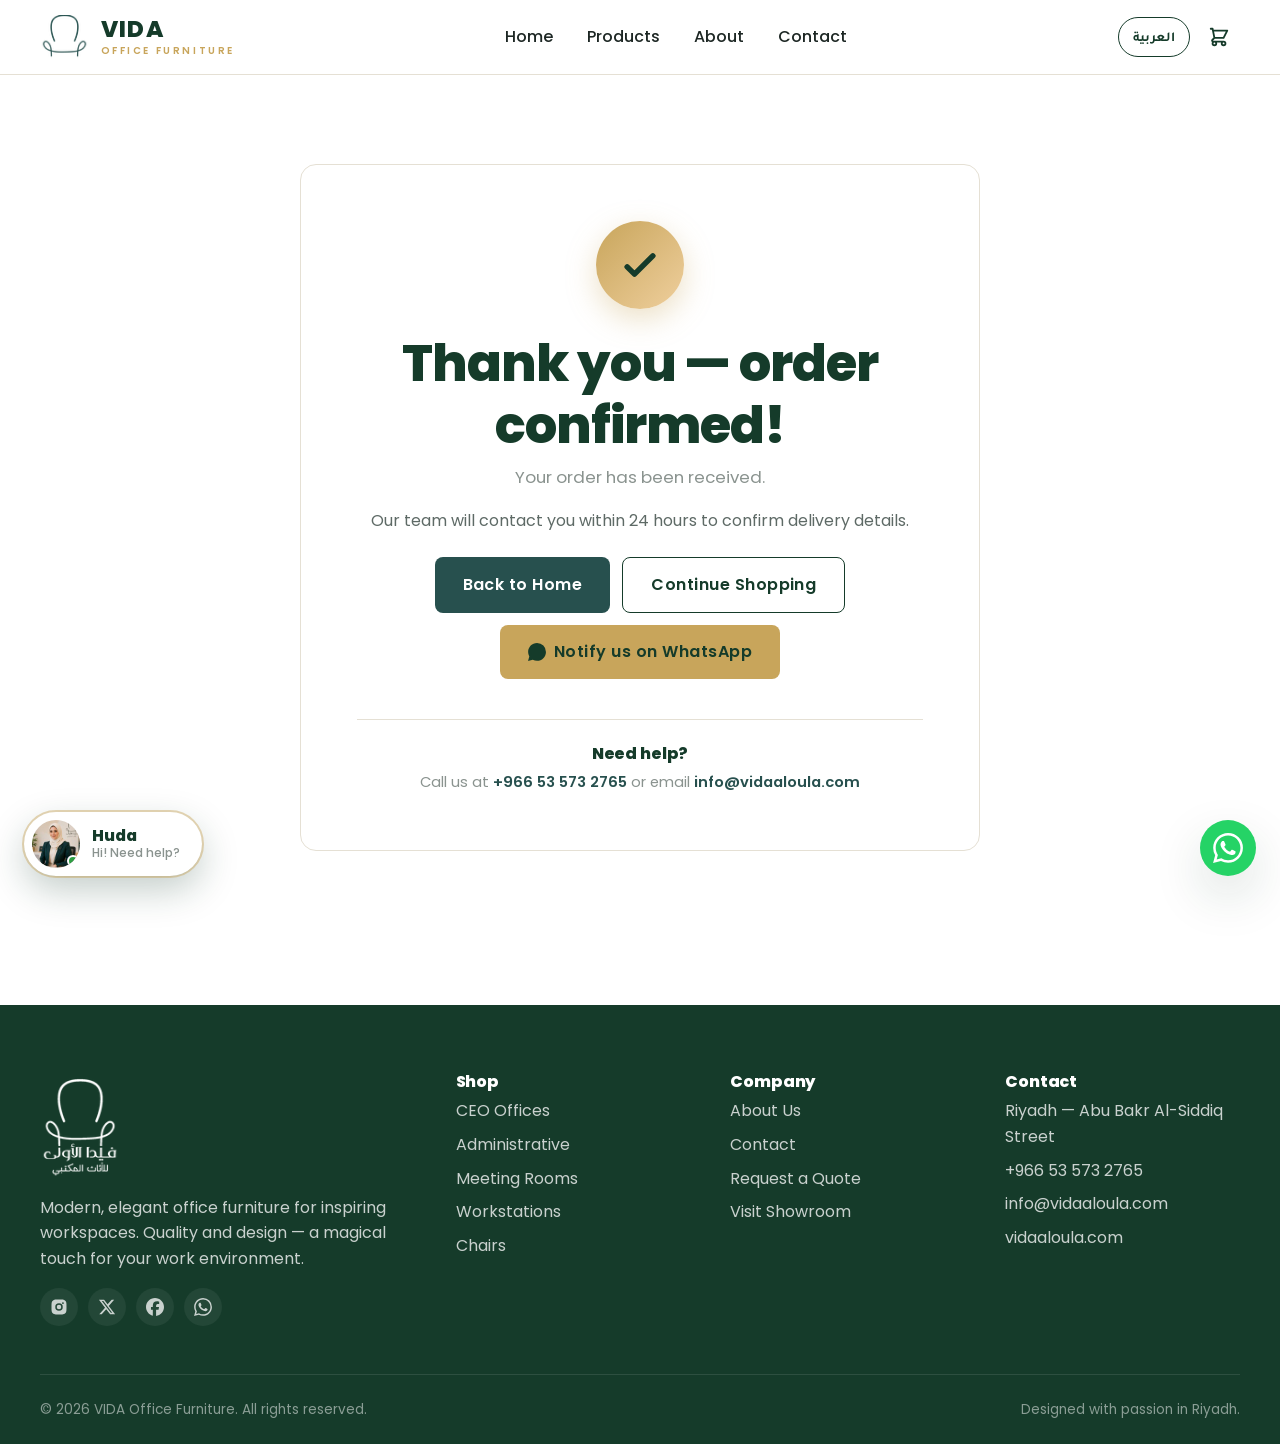
<file: pages/payment-success.html>
<!DOCTYPE html>
<html lang="en" data-title-en="Order Confirmed" data-title-ar="تم تأكيد الطلب">
<head>
  <meta charset="UTF-8">
  <meta name="viewport" content="width=device-width, initial-scale=1.0">
  <script>
    /* Set lang/dir BEFORE first paint — prevents English flashing under Arabic */
    (function() {
      try {
        var lang = localStorage.getItem("vida_lang") || "en";
        document.documentElement.lang = lang;
        document.documentElement.dir  = lang === "ar" ? "rtl" : "ltr";
      } catch (e) {}
    })();
  </script>
  <title>Order Confirmed — VIDA Office Furniture</title>
  <link href="https://fonts.googleapis.com/css2?family=Poppins:wght@300;400;500;600;700;800;900&family=Tajawal:wght@300;400;500;700;800;900&display=swap" rel="stylesheet">
  <link rel="stylesheet" href="../css/styles.css">
  <link rel="icon" type="image/png" sizes="32x32" href="../favicon-32.png">
  <link rel="icon" type="image/png" sizes="16x16" href="../favicon-16.png">
  <link rel="apple-touch-icon" sizes="180x180" href="../apple-touch-icon.png">
  <link rel="icon" href="../favicon.ico" sizes="any">
</head>
<body data-page="success">

  <section class="section">
    <div class="container" style="max-width: 760px;">
      <div style="background:#fff; border:1px solid var(--vida-line); border-radius:var(--r-lg); padding: clamp(32px, 5vw, 56px); text-align:center;">
        <div style="width:88px;height:88px;background:linear-gradient(135deg,var(--vida-gold),var(--vida-gold-2));color:var(--vida-darker);border-radius:50%;display:grid;place-items:center;margin:0 auto 24px;box-shadow: 0 10px 30px rgba(200,165,91,.35);">
          <svg style="width:44px;height:44px" fill="none" stroke="currentColor" stroke-width="3" viewBox="0 0 24 24"><path stroke-linecap="round" stroke-linejoin="round" d="M5 13l4 4L19 7"/></svg>
        </div>

        <h1 style="margin-bottom: 8px;">
          <span data-lang-en>Thank you — order confirmed!</span>
          <span data-lang-ar>شكراً لك — تم تأكيد طلبك!</span>
        </h1>
        <p class="muted" style="font-size: 1.05rem;" id="orderLine"></p>

        <div style="background:var(--vida-bone); border-radius: var(--r); padding: 20px; margin: 28px 0; text-align: start;" id="orderSummary"></div>

        <p style="margin-bottom: 24px;">
          <span data-lang-en>Our team will contact you within 24 hours to confirm delivery details.</span>
          <span data-lang-ar>فريقنا هيتواصل معاك خلال 24 ساعة لتأكيد تفاصيل التسليم.</span>
        </p>

        <div style="display:flex; gap:12px; flex-wrap:wrap; justify-content:center;">
          <a href="../index.html" class="btn btn--primary"><span data-lang-en>Back to Home</span><span data-lang-ar>الرئيسية</span></a>
          <a href="products.html" class="btn btn--ghost"><span data-lang-en>Continue Shopping</span><span data-lang-ar>متابعة التسوّق</span></a>
          <a id="waBtn" class="btn btn--gold" target="_blank">
            <svg style="width:18px;height:18px" fill="currentColor" viewBox="0 0 24 24"><path d="M.057 24l1.687-6.163a11.867 11.867 0 01-1.587-5.946C.16 5.335 5.495 0 12.05 0a11.817 11.817 0 018.413 3.488 11.824 11.824 0 013.48 8.414c-.003 6.557-5.338 11.892-11.893 11.892a11.9 11.9 0 01-5.688-1.448L.057 24z"/></svg>
            <span data-lang-en>Notify us on WhatsApp</span><span data-lang-ar>أرسل عبر واتساب</span>
          </a>
        </div>

        <div style="border-top:1px solid var(--vida-line); margin-top: 40px; padding-top: 24px;">
          <h4 style="margin-bottom: 8px;"><span data-lang-en>Need help?</span><span data-lang-ar>محتاج مساعدة؟</span></h4>
          <p class="muted" style="margin: 0; font-size: .92rem;">
            <span data-lang-en>Call us at <a href="tel:+966535732765" style="color:var(--vida-dark);font-weight:600;">+966 53 573 2765</a> or email <a href="mailto:info@vidaaloula.com" style="color:var(--vida-dark);font-weight:600;">info@vidaaloula.com</a></span>
            <span data-lang-ar>اتصل بنا على <a href="tel:+966535732765" style="color:var(--vida-dark);font-weight:600;">+966 53 573 2765</a> أو راسلنا على <a href="mailto:info@vidaaloula.com" style="color:var(--vida-dark);font-weight:600;">info@vidaaloula.com</a></span>
          </p>
        </div>
      </div>
    </div>
  </section>

  <script src="../js/products.js"></script>
  <script src="../js/payments-config.js"></script>
  <script src="../js/main.js"></script>
  <script>
    function render() {
      const params = new URLSearchParams(location.search);
      const orderId = params.get("order") || params.get("id") || "";
      const method  = params.get("method") || "";
      const wa      = params.get("wa");
      const moyasarStatus = params.get("status"); // Moyasar returns ?id=...&status=paid
      const moyasarPid    = params.get("id");
      const lang    = getLang();

      // If Moyasar callback returned and we don't have an orderId, find by callback
      const orders = JSON.parse(localStorage.getItem("vida_orders") || "[]");
      const order  = orders.find(o => o.id === orderId) || orders[orders.length - 1];

      const orderLineEl = document.getElementById("orderLine");
      if (order) {
        orderLineEl.innerHTML = `${lang==="ar"?"رقم الطلب":"Order"} <strong style="color:var(--vida-darker);">#${order.id}</strong>`;
      } else {
        orderLineEl.innerHTML = `${lang==="ar"?"تم استلام طلبك بنجاح.":"Your order has been received."}`;
      }

      const summaryEl = document.getElementById("orderSummary");
      if (order) {
        const methodLabels = {
          moyasar:  lang==="ar" ? "بطاقة / مدى / Apple Pay عبر Moyasar" : "Card / Mada / Apple Pay (Moyasar)",
          tabby:    lang==="ar" ? `تقسيط Tabby — ${PAYMENTS.tabby.installments} دفعات` : `Tabby — ${PAYMENTS.tabby.installments} installments`,
          tamara:   lang==="ar" ? `تقسيط تمارا — ${PAYMENTS.tamara.installments} دفعات` : `Tamara — ${PAYMENTS.tamara.installments} installments`,
          cod:      lang==="ar" ? "الدفع عند الاستلام" : "Cash on Delivery",
          bank:     lang==="ar" ? "تحويل بنكي" : "Bank Transfer",
          invoice:  lang==="ar" ? "فاتورة شركة / أمر شراء" : "Corporate Invoice / PO",
        };
        const items = (order.items || []).map(it => `
          <div style="display:flex; justify-content:space-between; padding: 6px 0; border-bottom: 1px dashed var(--vida-line); font-size:.92rem;">
            <span>${it.id} · ${typeof it.name === "object" ? (lang==="ar"?it.name.ar:it.name.en) : it.name} × ${it.qty}</span>
            <strong>${it.line_total.toLocaleString()} ${lang==="ar"?"ر.س":"SAR"}</strong>
          </div>`).join("");
        summaryEl.innerHTML = `
          <div style="display:flex; justify-content:space-between; padding-bottom: 10px; border-bottom:1px solid var(--vida-line); margin-bottom: 12px;">
            <span class="muted">${lang==="ar"?"طريقة الدفع":"Payment method"}</span>
            <strong>${methodLabels[order.payment_method || method] || (order.payment_method || method)}</strong>
          </div>
          ${items}
          <div style="display:flex; justify-content:space-between; padding-top: 12px; font-size:1.1rem;">
            <strong>${lang==="ar"?"الإجمالي":"Total"}</strong>
            <strong style="color:var(--vida-dark);">${order.total.toLocaleString()} ${lang==="ar"?"ر.س":"SAR"}</strong>
          </div>
          ${order.payment_method === "bank" ? `
            <div style="margin-top: 16px; padding: 12px; background:#fff; border-radius: var(--r-sm); font-size:.85rem;">
              <strong>${lang==="ar"?"تفاصيل التحويل":"Transfer Details"}</strong><br>
              ${lang==="ar"?PAYMENTS.bank.bank_name_ar:PAYMENTS.bank.bank_name_en}<br>
              <span style="font-family:monospace;">IBAN: ${PAYMENTS.bank.iban}</span>
            </div>` : ""}
          ${moyasarPid ? `
            <div style="margin-top: 16px; padding: 12px; background:#e7faea; border-radius: var(--r-sm); font-size:.85rem; color:var(--vida-dark);">
              ✓ ${lang==="ar"?"تم الدفع — رقم العملية":"Payment ID"}: <strong>${moyasarPid}</strong>
            </div>` : ""}
        `;
      } else {
        summaryEl.style.display = "none";
      }

      // WhatsApp link
      const waBtn = document.getElementById("waBtn");
      if (wa) {
        waBtn.href = wa;
      } else if (order) {
        const msg = [
          `*${lang==="ar"?"تم إتمام الطلب":"Order placed"} — ${order.id}*`,
          `${order.customer.name} · ${order.customer.phone}`,
          `${order.total.toLocaleString()} SAR · ${order.payment_method}`,
        ].join("\n");
        waBtn.href = `https://wa.me/${VIDA.whatsapp}?text=${encodeURIComponent(msg)}`;
      } else {
        waBtn.href = `https://wa.me/${VIDA.whatsapp}`;
      }

      setLang(lang);
    }
    window.onLangChange = render;
    document.addEventListener("DOMContentLoaded", () => setTimeout(render, 0));
  </script>
  <script src="../js/huda.js"></script>
</body>
</html>
</file>
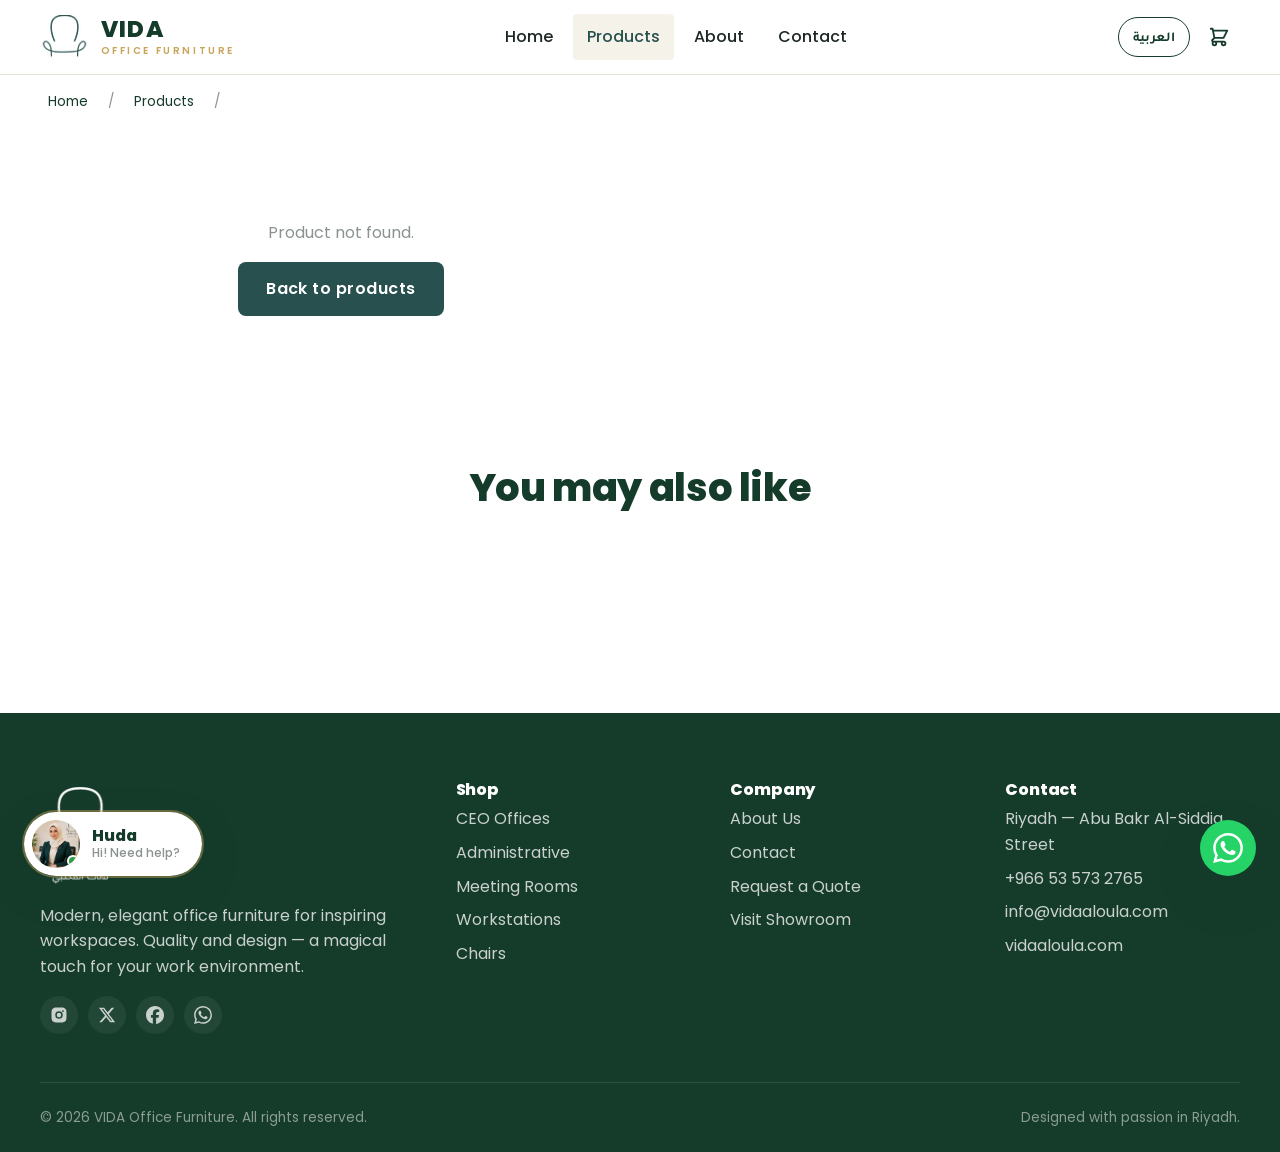
<file: pages/product.html>
<!DOCTYPE html>
<html lang="en" data-title-en="Product" data-title-ar="منتج">
<head>
  <meta charset="UTF-8">
  <meta name="viewport" content="width=device-width, initial-scale=1.0">
  <script>
    /* Set lang/dir BEFORE first paint — prevents English flashing under Arabic */
    (function() {
      try {
        var lang = localStorage.getItem("vida_lang") || "en";
        document.documentElement.lang = lang;
        document.documentElement.dir  = lang === "ar" ? "rtl" : "ltr";
      } catch (e) {}
    })();
  </script>
  <title>Product — VIDA Office Furniture</title>
  <link href="https://fonts.googleapis.com/css2?family=Poppins:wght@300;400;500;600;700;800;900&family=Tajawal:wght@300;400;500;700;800;900&display=swap" rel="stylesheet">
  <link rel="stylesheet" href="../css/styles.css">
  <link rel="icon" type="image/png" sizes="32x32" href="../favicon-32.png">
  <link rel="icon" type="image/png" sizes="16x16" href="../favicon-16.png">
  <link rel="apple-touch-icon" sizes="180x180" href="../apple-touch-icon.png">
  <link rel="icon" href="../favicon.ico" sizes="any">
</head>
<body data-page="products">

  <section class="container">
    <nav class="breadcrumb">
      <a href="../index.html"><span data-lang-en>Home</span><span data-lang-ar>الرئيسية</span></a>
      <span>/</span>
      <a href="products.html"><span data-lang-en>Products</span><span data-lang-ar>المنتجات</span></a>
      <span>/</span>
      <span id="bcName"></span>
    </nav>
  </section>

  <section class="container">
    <div class="pd" id="productDetail">
      <!-- filled by JS -->
    </div>
  </section>

  <section class="section">
    <div class="container">
      <div class="section-head">
        <h2><span data-lang-en>You may also like</span><span data-lang-ar>قد يعجبك أيضاً</span></h2>
      </div>
      <div class="grid cols-4 cols-4-md" id="relatedGrid"></div>
    </div>
  </section>

  <script src="../js/products.js"></script>
  <script src="../js/payments-config.js"></script>
  <script src="../js/main.js"></script>
  <script src="../js/payments.js"></script>
  <script>
    function getProduct() {
      const id = new URLSearchParams(location.search).get("id");
      return PRODUCTS.find(p => p.id === id);
    }

    function render() {
      const p = getProduct();
      const root = document.getElementById("productDetail");
      if (!p) {
        root.innerHTML = `<div style="text-align:center;padding:60px;"><p class="muted">${getLang()==="ar"?"المنتج غير موجود":"Product not found."}</p><a href="products.html" class="btn btn--primary">${getLang()==="ar"?"عودة للمنتجات":"Back to products"}</a></div>`;
        return;
      }

      const fullImg = "../" + (p.gallery && p.gallery[0] || p.image);
      const gallery = (p.gallery || [p.image]).map((src, idx) => `
        <div class="pd__thumb ${idx===0?'active':''}" data-src="../${src}">
          <img src="../${src}" alt="">
        </div>`).join("");

      const specsHTML = Object.entries(p.specs || {}).map(([k,v]) => {
        const labels = {
          dimensions: { en: "Dimensions", ar: "الأبعاد" },
          persons: { en: "Workstations", ar: "محطات العمل" },
          finish: { en: "Finish", ar: "اللمسة النهائية" },
          weight_capacity: { en: "Weight Capacity", ar: "السعة الوزنية" },
          drawers: { en: "Drawers", ar: "الأدراج" },
          capacity: { en: "Capacity", ar: "السعة" },
          mounting: { en: "Mounting", ar: "التثبيت" },
          pieces: { en: "Set Includes", ar: "المجموعة تتضمن" },
        };
        const label = labels[k] ? pickLang(labels[k]) : k;
        return `<div class="pd__spec-row"><span>${label}</span><span>${v}</span></div>`;
      }).join("");

      root.innerHTML = `
        <div>
          <div class="pd__gallery"><img id="mainImg" src="${fullImg}" alt="${pickLang(p.name)}"></div>
          <div class="pd__thumbs">${gallery}</div>
        </div>
        <div>
          <div class="pd__series">${pickLang(p.series)}</div>
          <h1>${pickLang(p.name)}</h1>
          <div class="pd__sku">${getLang()==="ar"?"رمز المنتج":"SKU"}: <strong>${p.id}</strong></div>
          <p>${pickLang(p.desc)}</p>
          <div class="pd__price">${fmtPrice(p.price)} <small>${getLang()==="ar"?"شامل ضريبة القيمة المضافة":"VAT included"}</small></div>

          <div id="bnplBadges" style="display:flex; gap:8px; flex-wrap:wrap; margin-top: 6px;"></div>

          <div class="pd__actions">
            <div class="pd__qty">
              <button id="qtyMinus" aria-label="-">−</button>
              <input type="number" id="qtyInput" value="1" min="1">
              <button id="qtyPlus" aria-label="+">+</button>
            </div>
            <button class="btn btn--primary" id="addBtn">
              <svg style="width:18px;height:18px" fill="none" stroke="currentColor" stroke-width="2" viewBox="0 0 24 24"><path stroke-linecap="round" stroke-linejoin="round" d="M3 3h2l.4 2M7 13h10l4-8H5.4M7 13L5.4 5M7 13l-2.293 2.293c-.63.63-.184 1.707.707 1.707H17m0 0a2 2 0 100 4 2 2 0 000-4zm-8 2a2 2 0 11-4 0 2 2 0 014 0z"/></svg>
              <span data-lang-en>Add to Cart</span><span data-lang-ar>أضف للسلة</span>
            </button>
            <a class="btn btn--gold" href="https://wa.me/${VIDA.whatsapp}?text=${encodeURIComponent('I am interested in ' + p.id + ' — ' + p.name.en)}">
              <span data-lang-en>Quote on WhatsApp</span><span data-lang-ar>عرض سعر واتساب</span>
            </a>
          </div>

          <div class="pd__specs">
            <h3 style="margin-bottom: 4px;"><span data-lang-en>Specifications</span><span data-lang-ar>المواصفات</span></h3>
            ${specsHTML}
            <div class="pd__spec-row"><span><span data-lang-en>Collection</span><span data-lang-ar>المجموعة</span></span><span>${pickLang(p.series)}</span></div>
          </div>

          <div style="background: var(--vida-bone); border-radius: var(--r-lg); padding: 20px; margin-top: 24px; display: flex; gap: 16px; align-items: center;">
            <svg style="width:32px;height:32px;color:var(--vida-gold);flex-shrink:0;" fill="none" stroke="currentColor" stroke-width="2" viewBox="0 0 24 24"><path stroke-linecap="round" stroke-linejoin="round" d="M9 17a2 2 0 11-4 0 2 2 0 014 0zM19 17a2 2 0 11-4 0 2 2 0 014 0z"/><path stroke-linecap="round" stroke-linejoin="round" d="M13 16V6a1 1 0 00-1-1H4a1 1 0 00-1 1v10a1 1 0 001 1h1m8-1a1 1 0 01-1 1H9m4-1V8a1 1 0 011-1h2.586a1 1 0 01.707.293l3.414 3.414a1 1 0 01.293.707V16a1 1 0 01-1 1h-1m-6-1a1 1 0 001 1h1M5 17a2 2 0 104 0m-4 0a2 2 0 114 0m6 0a2 2 0 104 0m-4 0a2 2 0 114 0"/></svg>
            <div>
              <strong><span data-lang-en>Free Delivery in Riyadh</span><span data-lang-ar>توصيل مجاني داخل الرياض</span></strong>
              <p style="margin:0;font-size:.85rem;"><span data-lang-en>For orders above SAR 5,000. Nationwide shipping available.</span><span data-lang-ar>للطلبات فوق 5,000 ر.س. التوصيل متاح لجميع مناطق المملكة.</span></p>
            </div>
          </div>
        </div>
      `;

      // Wire up interactions
      document.getElementById("addBtn").addEventListener("click", () => {
        const qty = Math.max(1, parseInt(document.getElementById("qtyInput").value || 1));
        addToCart(p.id, qty);
      });
      document.getElementById("qtyMinus").addEventListener("click", () => {
        const inp = document.getElementById("qtyInput");
        inp.value = Math.max(1, parseInt(inp.value || 1) - 1);
      });
      document.getElementById("qtyPlus").addEventListener("click", () => {
        const inp = document.getElementById("qtyInput");
        inp.value = parseInt(inp.value || 1) + 1;
      });
      document.querySelectorAll(".pd__thumb").forEach(t => {
        t.addEventListener("click", () => {
          document.querySelectorAll(".pd__thumb").forEach(x => x.classList.remove("active"));
          t.classList.add("active");
          document.getElementById("mainImg").src = t.getAttribute("data-src");
        });
      });

      // BNPL badges (Tabby / Tamara)
      const lang = getLang();
      const bnplEl = document.getElementById("bnplBadges");
      const bnpls = [];
      if (PAYMENTS.tabby.enabled && p.price >= PAYMENTS.tabby.min_amount && p.price <= PAYMENTS.tabby.max_amount) {
        const perPay = Math.round(p.price / PAYMENTS.tabby.installments).toLocaleString();
        bnpls.push(`
          <div style="display:flex; align-items:center; gap:8px; padding:8px 12px; background:#F1FFF8; border:1px solid #3BFFC1; border-radius:var(--r-sm); font-size:.85rem;">
            <span style="background:#3BFFC1; color:#000; font-weight:800; padding:2px 8px; border-radius:4px; font-size:.7rem;">tabby</span>
            <span>${lang==="ar"?`أو ${PAYMENTS.tabby.installments} دفعات × ${perPay} ${lang==="ar"?"ر.س":"SAR"} — بدون فوائد`:`Or ${PAYMENTS.tabby.installments} × ${perPay} SAR — interest-free`}</span>
          </div>`);
      }
      if (PAYMENTS.tamara.enabled && p.price >= PAYMENTS.tamara.min_amount && p.price <= PAYMENTS.tamara.max_amount) {
        const perPay = Math.round(p.price / PAYMENTS.tamara.installments).toLocaleString();
        bnpls.push(`
          <div style="display:flex; align-items:center; gap:8px; padding:8px 12px; background:#FFFCEC; border:1px solid #FFD200; border-radius:var(--r-sm); font-size:.85rem;">
            <span style="background:#FFD200; color:#000; font-weight:800; padding:2px 8px; border-radius:4px; font-size:.7rem;">tamara</span>
            <span>${lang==="ar"?`أو ${PAYMENTS.tamara.installments} دفعات × ${perPay} ${lang==="ar"?"ر.س":"SAR"} — متوافق مع الشريعة`:`Or ${PAYMENTS.tamara.installments} × ${perPay} SAR — Sharia-compliant`}</span>
          </div>`);
      }
      bnplEl.innerHTML = bnpls.join("");

      // Update breadcrumb name
      document.getElementById("bcName").textContent = pickLang(p.name);
      document.title = pickLang(p.name) + " — VIDA";

      // Related
      const related = PRODUCTS.filter(x => x.category === p.category && x.id !== p.id).slice(0, 4);
      document.getElementById("relatedGrid").innerHTML = related.map(productCardHTML).join("");

      setLang(getLang());
    }

    window.onLangChange = render;
    document.addEventListener("DOMContentLoaded", () => setTimeout(render, 0));
  </script>
  <script src="../js/huda.js"></script>
</body>
</html>
</file>
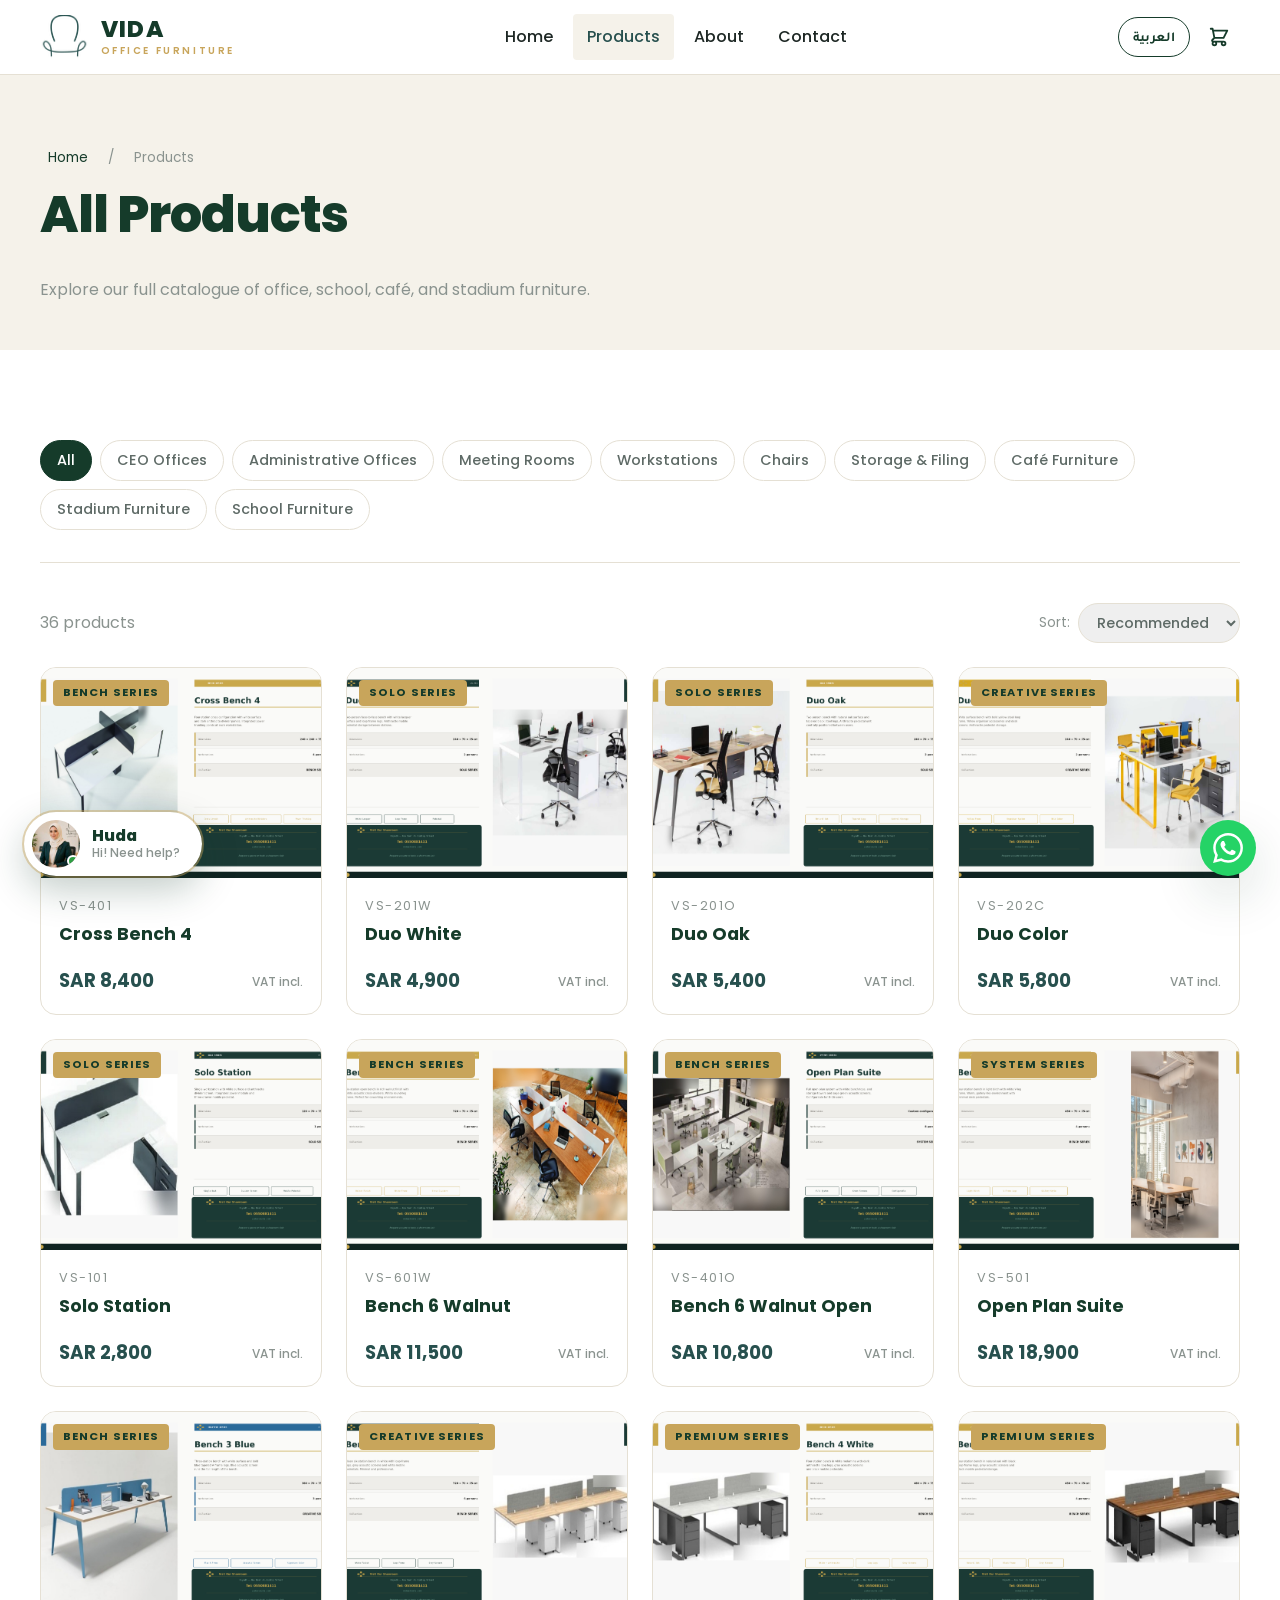
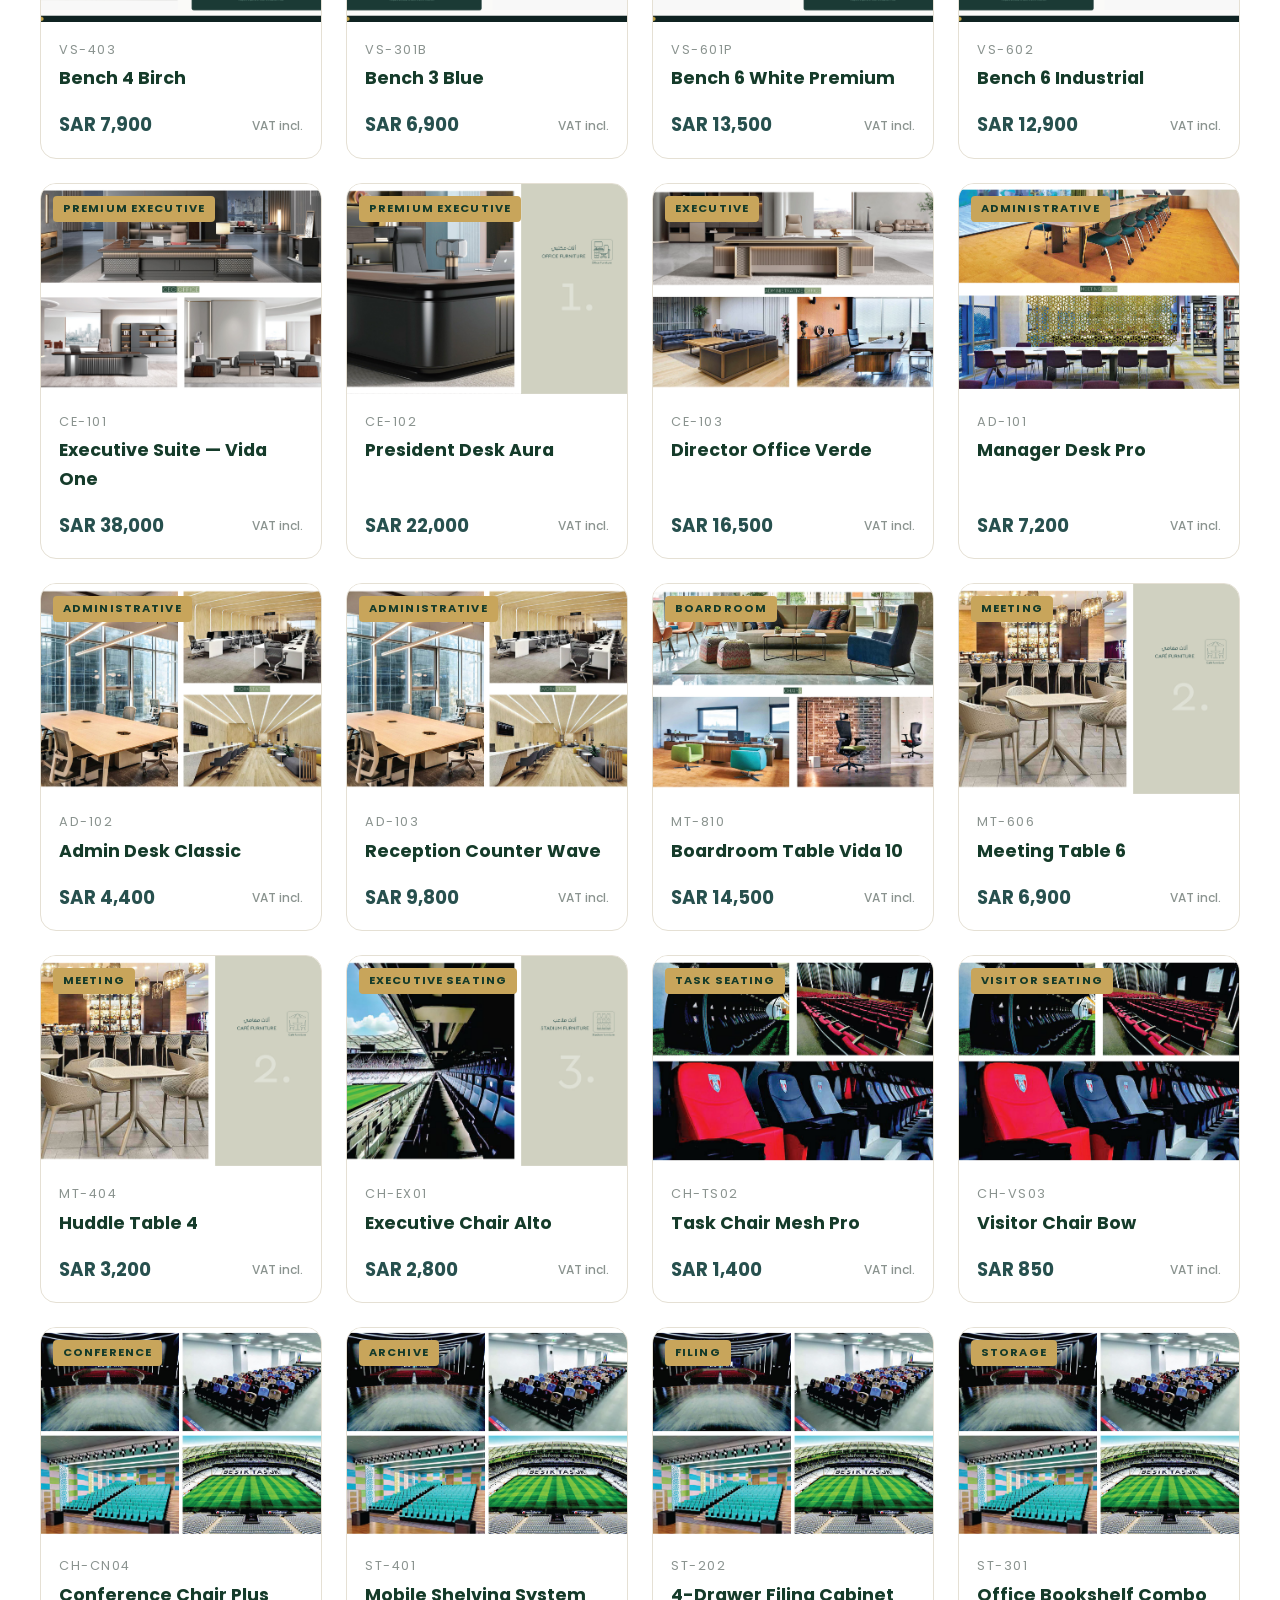
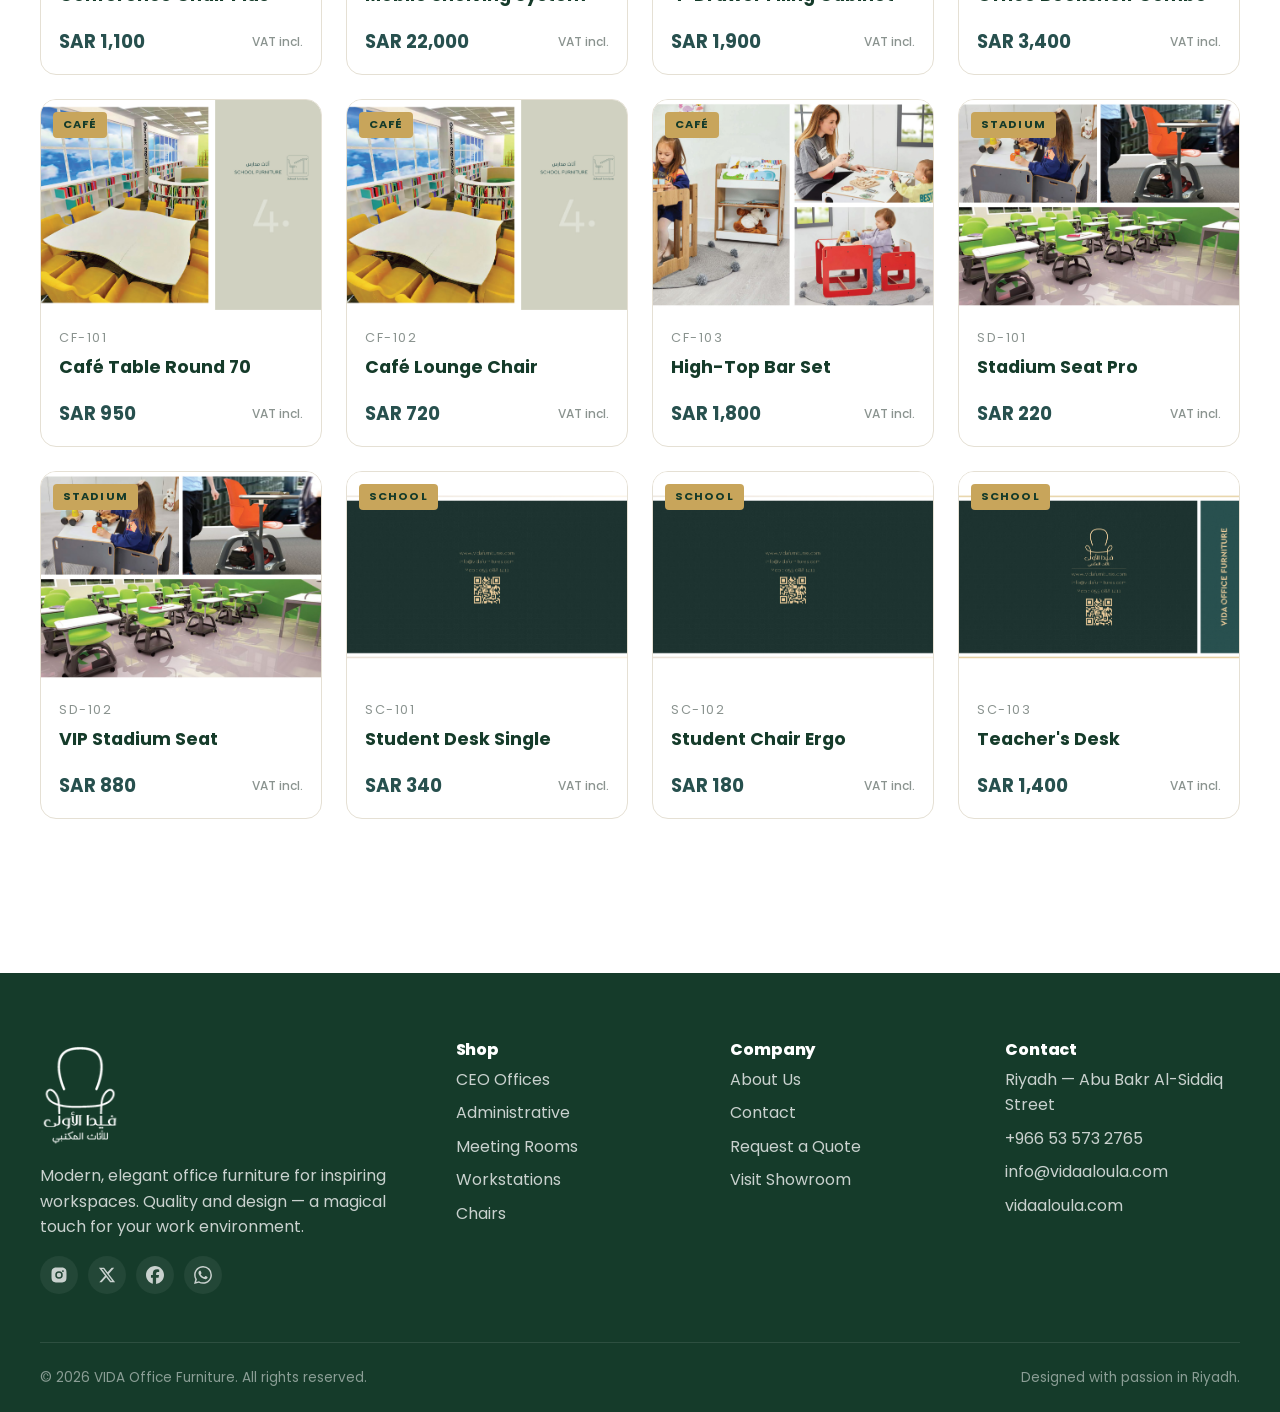
<file: pages/products.html>
<!DOCTYPE html>
<html lang="en" data-title-en="Products" data-title-ar="المنتجات">
<head>
  <meta charset="UTF-8">
  <meta name="viewport" content="width=device-width, initial-scale=1.0">
  <script>
    /* Set lang/dir BEFORE first paint — prevents English flashing under Arabic */
    (function() {
      try {
        var lang = localStorage.getItem("vida_lang") || "en";
        document.documentElement.lang = lang;
        document.documentElement.dir  = lang === "ar" ? "rtl" : "ltr";
      } catch (e) {}
    })();
  </script>
  <title>Products — VIDA Office Furniture</title>
  <link href="https://fonts.googleapis.com/css2?family=Poppins:wght@300;400;500;600;700;800;900&family=Tajawal:wght@300;400;500;700;800;900&display=swap" rel="stylesheet">
  <link rel="stylesheet" href="../css/styles.css">
  <link rel="icon" type="image/png" sizes="32x32" href="../favicon-32.png">
  <link rel="icon" type="image/png" sizes="16x16" href="../favicon-16.png">
  <link rel="apple-touch-icon" sizes="180x180" href="../apple-touch-icon.png">
  <link rel="icon" href="../favicon.ico" sizes="any">
</head>
<body data-page="products">

  <section style="background: var(--vida-bone); padding: 56px 0 32px;">
    <div class="container">
      <nav class="breadcrumb">
        <a href="../index.html"><span data-lang-en>Home</span><span data-lang-ar>الرئيسية</span></a>
        <span>/</span>
        <span data-lang-en>Products</span><span data-lang-ar>المنتجات</span>
      </nav>
      <h1 id="pageTitle"><span data-lang-en>All Products</span><span data-lang-ar>كل المنتجات</span></h1>
      <p class="muted" id="pageDesc"><span data-lang-en>Explore our full catalogue of office, school, café, and stadium furniture.</span><span data-lang-ar>استعرض كاتالوجنا الكامل من أثاث المكاتب والمدارس والمقاهي والملاعب.</span></p>
    </div>
  </section>

  <section class="section">
    <div class="container">
      <div class="filter-bar" id="filterBar"></div>

      <div style="display:flex; justify-content: space-between; align-items: center; margin-bottom: 24px; flex-wrap: wrap; gap: 12px;">
        <div class="muted" id="resultCount"></div>
        <div style="display:flex; align-items: center; gap: 8px;">
          <label class="muted" style="font-size: .85rem;" for="sortBy"><span data-lang-en>Sort:</span><span data-lang-ar>ترتيب:</span></label>
          <select id="sortBy" class="filter-chip" style="padding: 8px 14px; border: 1.5px solid var(--vida-line); border-radius: 999px;">
            <option value="default" data-lang-en data-lang-ar="موصى به">Recommended</option>
            <option value="price-asc">SAR ↑ / ر.س ↑</option>
            <option value="price-desc">SAR ↓ / ر.س ↓</option>
            <option value="name">A → Z</option>
          </select>
        </div>
      </div>

      <div class="grid cols-4 cols-4-md" id="productsGrid"></div>

      <div id="emptyMsg" style="display:none; text-align:center; padding: 64px 20px;">
        <p class="muted"><span data-lang-en>No products match your filter.</span><span data-lang-ar>لا توجد منتجات تطابق الفلتر.</span></p>
      </div>
    </div>
  </section>

  <script src="../js/products.js"></script>
  <script src="../js/main.js"></script>
  <script>
    function currentCat() {
      const p = new URLSearchParams(location.search);
      return p.get("cat") || "all";
    }

    function renderProducts() {
      const cat = currentCat();
      const sort = document.getElementById("sortBy").value;
      let list = cat === "all" ? PRODUCTS.slice() : PRODUCTS.filter(p => p.category === cat);

      if (sort === "price-asc")  list.sort((a,b)=>a.price-b.price);
      else if (sort === "price-desc") list.sort((a,b)=>b.price-a.price);
      else if (sort === "name")  list.sort((a,b)=>pickLang(a.name).localeCompare(pickLang(b.name)));

      document.getElementById("productsGrid").innerHTML = list.map(productCardHTML).join("");
      document.getElementById("emptyMsg").style.display = list.length ? "none" : "block";

      const word = getLang()==="ar" ? "منتج" : "products";
      document.getElementById("resultCount").textContent = `${list.length} ${word}`;

      // Update page title from category
      const titleEl = document.getElementById("pageTitle");
      if (cat === "all") {
        titleEl.innerHTML = '<span data-lang-en>All Products</span><span data-lang-ar>كل المنتجات</span>';
      } else {
        const c = CATEGORIES.find(x=>x.id===cat);
        if (c) titleEl.innerHTML = `<span data-lang-en>${c.en}</span><span data-lang-ar>${c.ar}</span>`;
      }
      // Re-apply language visibility (DOM was replaced)
      setLang(getLang());
    }

    function renderFilters() {
      const cat = currentCat();
      const chips = [
        { id: "all", en: "All", ar: "الكل" },
        ...CATEGORIES.map(c => ({ id: c.id, en: c.en, ar: c.ar }))
      ];
      const html = chips.map(c => `
        <a href="?cat=${c.id}" class="filter-chip ${cat===c.id?'active':''}">
          <span data-lang-en>${c.en}</span><span data-lang-ar>${c.ar}</span>
        </a>`).join("");
      document.getElementById("filterBar").innerHTML = html;
    }

    function init() {
      renderFilters();
      renderProducts();
      document.getElementById("sortBy").addEventListener("change", renderProducts);
    }
    window.onLangChange = init;
    document.addEventListener("DOMContentLoaded", () => setTimeout(init, 0));
  </script>
  <script src="../js/huda.js"></script>
</body>
</html>
</file>
<file: css/styles.css>
/* ============================================================
   VIDA Office Furniture — Master Stylesheet
   Brand: Dark Slate Gray #27504E, Gold #C8A55B, Cream #DBDBD5
   ============================================================ */

:root {
  --vida-dark:    #27504E;
  --vida-darker:  #153B2A;
  --vida-gold:    #C8A55B;
  --vida-gold-2:  #EFCF9D;
  --vida-sage:    #8EA37E;
  --vida-cream:   #DBDBD5;
  --vida-bone:    #F5F2EA;
  --vida-deep:    #212120;
  --vida-wine:    #502729;
  --vida-grey:    #646F75;
  --vida-line:    #e5e0d4;

  --text:         #1d2724;
  --text-soft:    #5e6a66;
  --text-mute:    #8a938f;

  --shadow-sm:    0 1px 3px rgba(21, 59, 42, 0.08);
  --shadow:       0 8px 24px rgba(21, 59, 42, 0.10);
  --shadow-lg:    0 20px 50px rgba(21, 59, 42, 0.15);

  --r-sm: 4px;
  --r:    8px;
  --r-lg: 16px;

  --maxw: 1280px;
  --gutter: clamp(16px, 4vw, 40px);

  /* Brand-spec fonts from vida brandE.pdf (page 11 FONTS):
     VIDA ENGLISH → Poppins
     VIDA ARABIC  → Tajawal
     Both are geometric sans-serifs designed for harmony when used together. */
  --font-en: 'Poppins', 'Tajawal', -apple-system, 'Segoe UI', sans-serif;
  --font-ar: 'Tajawal', 'Poppins', 'Segoe UI', Tahoma, sans-serif;
  --font-brand: 'Poppins', 'Tajawal', sans-serif;
}

/* Apply unified base font globally so every element (forms, selects, buttons,
   nested inline spans) renders in the same family family — no orphan fallbacks. */
html, body, input, select, textarea, button {
  font-family: var(--font-en);
}
html[lang="ar"], html[lang="ar"] body,
html[lang="ar"] input, html[lang="ar"] select, html[lang="ar"] textarea, html[lang="ar"] button {
  font-family: var(--font-ar);
}

/* ---------- Reset ---------- */
*, *::before, *::after { box-sizing: border-box; }
html, body { margin: 0; padding: 0; }
img { max-width: 100%; height: auto; display: block; }
button { font: inherit; cursor: pointer; border: 0; background: none; }
a { color: inherit; text-decoration: none; }
input, select, textarea { font: inherit; }
ul, ol { list-style: none; padding: 0; margin: 0; }

/* ---------- Body / Language ---------- */
html { scroll-behavior: smooth; }
body {
  font-family: var(--font-en);
  color: var(--text);
  background: #fff;
  line-height: 1.6;
  -webkit-font-smoothing: antialiased;
}
html[lang="ar"] body { font-family: var(--font-ar); direction: rtl; }

/* Language visibility — keep highly specific so no inline display can override. */
[data-lang-en] { display: inline !important; }
[data-lang-ar] { display: none    !important; }
html[lang="ar"] [data-lang-en] { display: none    !important; }
html[lang="ar"] [data-lang-ar] { display: inline  !important; }
/* If a lang span sits in a block context (heading, paragraph alone) we still
   want it to occupy block flow — let JS optionally override via .lang-block. */

/* ---------- Typography ---------- */
h1, h2, h3, h4 {
  font-family: var(--font-en);
  color: var(--vida-darker);
  line-height: 1.2;
  margin: 0 0 .6em;
  font-weight: 800;
  letter-spacing: -.01em;
}
html[lang="ar"] h1,
html[lang="ar"] h2,
html[lang="ar"] h3,
html[lang="ar"] h4 {
  font-family: var(--font-ar);
  font-weight: 800;
  letter-spacing: 0;
  line-height: 1.4;   /* Arabic letterforms need a touch more line-height */
}
h1 { font-size: clamp(2rem, 4vw, 3.4rem); letter-spacing: -.02em; }
h2 { font-size: clamp(1.6rem, 3vw, 2.4rem); }
h3 { font-size: 1.25rem; }
p  { margin: 0 0 1em; color: var(--text-soft); font-family: inherit; }
html[lang="ar"] p { line-height: 1.85; }
html[lang="ar"] .muted { line-height: 1.85; }

.eyebrow {
  display: inline-block;
  color: var(--vida-gold);
  letter-spacing: .25em;
  font-size: .78rem;
  text-transform: uppercase;
  font-weight: 600;
  margin-bottom: 1rem;
  font-family: var(--font-brand);
}
/* In Arabic the eyebrow should use the unified Arabic font with relaxed
   letter-spacing (Arabic doesn't tolerate wide tracking the way Latin does). */
html[lang="ar"] .eyebrow {
  letter-spacing: .04em;
  text-transform: none;
  font-size: .9rem;
  font-weight: 700;
  font-family: var(--font-ar);
}
.muted { color: var(--text-mute); }

/* ---------- Layout helpers ---------- */
.container { width: 100%; max-width: var(--maxw); margin: 0 auto; padding: 0 var(--gutter); }
.section { padding: clamp(48px, 7vw, 96px) 0; }
.section--tight { padding: clamp(32px, 4vw, 56px) 0; }
.grid { display: grid; gap: 24px; }
.cols-2 { grid-template-columns: repeat(2, 1fr); }
.cols-3 { grid-template-columns: repeat(3, 1fr); }
.cols-4 { grid-template-columns: repeat(4, 1fr); }
@media (max-width: 900px) {
  .cols-2, .cols-3, .cols-4 { grid-template-columns: 1fr; }
  .cols-3-md { grid-template-columns: repeat(2, 1fr); }
  .cols-4-md { grid-template-columns: repeat(2, 1fr); }
}

/* ---------- Buttons ---------- */
.btn {
  display: inline-flex; align-items: center; gap: .5rem;
  padding: 14px 28px;
  border-radius: var(--r);
  font-weight: 600;
  letter-spacing: .03em;
  transition: transform .15s ease, box-shadow .15s ease, background .15s ease, color .15s ease;
  white-space: nowrap;
}
.btn:hover { transform: translateY(-1px); }
.btn--primary  { background: var(--vida-dark); color: #fff; }
.btn--primary:hover { background: var(--vida-darker); box-shadow: var(--shadow); }
.btn--gold     { background: var(--vida-gold); color: var(--vida-darker); }
.btn--gold:hover { background: var(--vida-gold-2); }
.btn--ghost    { background: transparent; color: var(--vida-darker); border: 1.5px solid var(--vida-darker); }
.btn--ghost:hover { background: var(--vida-darker); color: #fff; }
.btn--light    { background: #fff; color: var(--vida-darker); }
.btn--sm       { padding: 10px 18px; font-size: .9rem; }

/* ---------- Header ---------- */
.site-header {
  position: sticky; top: 0; z-index: 100;
  background: rgba(255,255,255,.96);
  backdrop-filter: saturate(180%) blur(10px);
  border-bottom: 1px solid var(--vida-line);
}
.site-header__inner {
  display: flex; align-items: center; justify-content: space-between;
  padding: 14px var(--gutter);
  max-width: var(--maxw);
  margin: 0 auto;
}
.logo {
  display: inline-flex; align-items: center; gap: 12px;
  color: var(--vida-darker);
  font-family: var(--font-brand);
}
.logo__mark {
  width: auto; height: 44px;
  object-fit: contain;
  display: block;
}
.logo__text { line-height: 1.1; display: inline-flex; flex-direction: column; gap: 4px; }
.logo__word {
  font-family: var(--font-brand);
  font-weight: 800;
  font-size: 1.45rem;
  letter-spacing: .06em;
}
.logo__sub {
  font-family: var(--font-brand);
  font-size: .62rem;
  letter-spacing: .26em;
  color: var(--vida-gold);
  font-weight: 600;
  text-transform: uppercase;
}
/* In Arabic the sub-text is the full company name — give it Tajawal and natural spacing. */
html[lang="ar"] .logo__sub {
  font-family: var(--font-ar);
  font-size: .82rem;
  letter-spacing: 0;
  text-transform: none;
  font-weight: 600;
  color: var(--vida-gold);
}
html[lang="ar"] .logo__word { font-family: var(--font-brand); }

@media (max-width: 600px) {
  .logo__mark { height: 36px; }
  .logo__word { font-size: 1.2rem; }
  .logo__sub  { font-size: .55rem; letter-spacing: .18em; }
  html[lang="ar"] .logo__sub { font-size: .75rem; letter-spacing: 0; }
}

.nav { display: flex; align-items: center; gap: 6px; }
.nav a {
  padding: 10px 14px;
  color: var(--text);
  font-weight: 500;
  border-radius: var(--r-sm);
  transition: color .15s, background .15s;
}
.nav a:hover, .nav a.active { color: var(--vida-dark); background: var(--vida-bone); }

.header-tools { display: flex; align-items: center; gap: 8px; }
.icon-btn {
  width: 42px; height: 42px;
  display: grid; place-items: center;
  border-radius: 50%;
  color: var(--vida-darker);
  position: relative;
  transition: background .15s;
}
.icon-btn:hover { background: var(--vida-bone); }
.icon-btn svg { width: 22px; height: 22px; }

.cart-badge {
  position: absolute; top: 4px; inset-inline-end: 4px;
  background: var(--vida-gold);
  color: var(--vida-darker);
  font-size: .7rem; font-weight: 700;
  min-width: 18px; height: 18px;
  border-radius: 9px;
  display: grid; place-items: center;
  padding: 0 5px;
}

.lang-toggle {
  padding: 8px 14px;
  border: 1.5px solid var(--vida-darker);
  border-radius: 999px;
  color: var(--vida-darker);
  font-weight: 600;
  font-size: .85rem;
  transition: all .15s;
}
.lang-toggle:hover { background: var(--vida-darker); color: #fff; }

.menu-btn { display: none; }
@media (max-width: 900px) {
  .nav { position: fixed; inset: 64px 0 auto 0; flex-direction: column; gap: 0; background: #fff; border-top: 1px solid var(--vida-line); padding: 12px var(--gutter); transform: translateY(-110%); transition: transform .25s; box-shadow: var(--shadow); }
  .nav.open { transform: translateY(0); }
  .nav a { width: 100%; padding: 14px 12px; border-radius: 0; border-bottom: 1px solid var(--vida-line); }
  .menu-btn { display: grid; }
}

/* ---------- Hero ---------- */
.hero {
  position: relative;
  min-height: 88vh;
  display: grid;
  align-items: center;
  background: linear-gradient(135deg, var(--vida-dark) 0%, var(--vida-darker) 100%);
  color: #fff;
  overflow: hidden;
}
.hero__media {
  position: absolute; inset: 0;
  background-size: cover; background-position: center;
  opacity: .45;
}
.hero__overlay {
  position: absolute; inset: 0;
  background: linear-gradient(110deg, rgba(21,59,42,.85) 0%, rgba(21,59,42,.5) 60%, transparent 100%);
}
html[lang="ar"] .hero__overlay { background: linear-gradient(250deg, rgba(21,59,42,.85) 0%, rgba(21,59,42,.5) 60%, transparent 100%); }
.hero__content {
  position: relative; z-index: 1;
  max-width: 700px;
  padding: 0 var(--gutter);
  width: 100%;
  margin: 0 auto;
}
.hero h1 { color: #fff; font-size: clamp(2.2rem, 5vw, 4rem); margin-bottom: .8rem; }
.hero h1 span { color: var(--vida-gold); }
.hero p { font-size: clamp(1rem, 1.4vw, 1.2rem); color: #e8e2d0; margin-bottom: 2rem; max-width: 560px; }
.hero__actions { display: flex; gap: 12px; flex-wrap: wrap; }
.hero__scroll {
  position: absolute; bottom: 24px; left: 50%; transform: translateX(-50%);
  color: rgba(255,255,255,.6); font-size: .8rem; letter-spacing: .2em;
  animation: bounce 2s infinite;
}
@keyframes bounce { 0%, 100% { transform: translate(-50%, 0); } 50% { transform: translate(-50%, -8px); } }

/* ---------- Section header ---------- */
.section-head { text-align: center; max-width: 720px; margin: 0 auto 48px; }
.section-head .eyebrow { display: block; }
.section-head h2 { margin-bottom: 12px; }

/* ---------- Category grid ---------- */
.cat-card {
  position: relative;
  display: block;
  border-radius: var(--r-lg);
  overflow: hidden;
  aspect-ratio: 4/3;
  background: var(--vida-bone);
  transition: transform .25s ease;
}
.cat-card:hover { transform: translateY(-4px); }
.cat-card img {
  width: 100%; height: 100%; object-fit: cover;
  transition: transform .5s ease;
}
.cat-card:hover img { transform: scale(1.06); }
.cat-card__overlay {
  position: absolute; inset: 0;
  background: linear-gradient(180deg, transparent 30%, rgba(21,59,42,.85));
  padding: 24px;
  display: flex; flex-direction: column; justify-content: flex-end;
  color: #fff;
}
.cat-card__title { font-size: 1.4rem; font-weight: 700; margin-bottom: 4px; }
.cat-card__meta { font-size: .9rem; opacity: .8; }

/* ---------- Product card ---------- */
.product-card {
  background: #fff;
  border: 1px solid var(--vida-line);
  border-radius: var(--r-lg);
  overflow: hidden;
  display: flex; flex-direction: column;
  transition: transform .2s, box-shadow .2s, border-color .2s;
}
.product-card:hover { transform: translateY(-4px); box-shadow: var(--shadow-lg); border-color: var(--vida-gold); }
.product-card__img {
  aspect-ratio: 4/3;
  background: var(--vida-bone);
  overflow: hidden;
  position: relative;
}
.product-card__img img { width: 100%; height: 100%; object-fit: cover; transition: transform .5s; }
.product-card:hover .product-card__img img { transform: scale(1.06); }
.product-card__series {
  position: absolute; top: 12px; inset-inline-start: 12px;
  background: var(--vida-gold); color: var(--vida-darker);
  padding: 4px 10px; border-radius: var(--r-sm);
  font-size: .7rem; font-weight: 700; letter-spacing: .1em; text-transform: uppercase;
}
.product-card__body {
  padding: 18px;
  display: flex; flex-direction: column;
  flex: 1;
}
.product-card__cat { color: var(--text-mute); font-size: .8rem; text-transform: uppercase; letter-spacing: .12em; margin-bottom: 4px; }
.product-card__name { font-size: 1.1rem; font-weight: 700; color: var(--vida-darker); margin-bottom: 6px; }
.product-card__price {
  font-size: 1.15rem; font-weight: 700; color: var(--vida-dark);
  margin-top: auto; padding-top: 12px;
  display: flex; justify-content: space-between; align-items: center;
}
.product-card__price small { color: var(--text-mute); font-weight: 500; font-size: .75rem; }

/* ---------- Filters ---------- */
.filter-bar {
  display: flex; flex-wrap: wrap; gap: 8px;
  padding: 0 0 32px;
  border-bottom: 1px solid var(--vida-line);
  margin-bottom: 40px;
}
.filter-chip {
  padding: 8px 16px;
  border: 1.5px solid var(--vida-line);
  border-radius: 999px;
  color: var(--text-soft);
  font-size: .9rem; font-weight: 500;
  transition: all .15s;
}
.filter-chip:hover { border-color: var(--vida-darker); color: var(--vida-darker); }
.filter-chip.active { background: var(--vida-darker); border-color: var(--vida-darker); color: #fff; }

/* ---------- Product detail ---------- */
.pd {
  display: grid;
  grid-template-columns: 1.1fr 1fr;
  gap: clamp(24px, 4vw, 56px);
  padding-top: 32px;
}
@media (max-width: 900px) { .pd { grid-template-columns: 1fr; } }
.pd__gallery {
  aspect-ratio: 4/3;
  border-radius: var(--r-lg);
  overflow: hidden;
  background: var(--vida-bone);
}
.pd__gallery img { width: 100%; height: 100%; object-fit: cover; }
.pd__thumbs { display: flex; gap: 8px; margin-top: 12px; }
.pd__thumb {
  width: 80px; aspect-ratio: 1;
  border-radius: var(--r-sm); overflow: hidden;
  border: 2px solid transparent;
  cursor: pointer;
}
.pd__thumb.active { border-color: var(--vida-gold); }
.pd__thumb img { width: 100%; height: 100%; object-fit: cover; }

.pd__series {
  display: inline-block;
  background: var(--vida-bone);
  color: var(--vida-darker);
  padding: 6px 14px;
  border-radius: var(--r-sm);
  font-size: .8rem; font-weight: 700; letter-spacing: .1em; text-transform: uppercase;
  margin-bottom: 16px;
}
.pd h1 { font-size: clamp(1.8rem, 3vw, 2.6rem); margin-bottom: 12px; }
.pd__sku { color: var(--text-mute); font-size: .85rem; margin-bottom: 16px; }
.pd__price {
  font-size: 2rem; font-weight: 800; color: var(--vida-dark);
  margin: 20px 0;
}
.pd__price small { font-size: .9rem; color: var(--text-mute); font-weight: 500; }

.pd__specs {
  border-top: 1px solid var(--vida-line);
  margin-top: 24px; padding-top: 20px;
}
.pd__spec-row {
  display: flex; justify-content: space-between; align-items: center;
  padding: 12px 0;
  border-bottom: 1px solid var(--vida-line);
}
.pd__spec-row span:first-child { color: var(--text-soft); }
.pd__spec-row span:last-child { font-weight: 700; color: var(--vida-darker); }

.pd__actions { display: flex; gap: 12px; flex-wrap: wrap; margin-top: 28px; }
.pd__qty {
  display: inline-flex; align-items: center;
  border: 1.5px solid var(--vida-line);
  border-radius: var(--r);
  overflow: hidden;
}
.pd__qty button { padding: 12px 16px; color: var(--vida-darker); font-weight: 700; }
.pd__qty button:hover { background: var(--vida-bone); }
.pd__qty input {
  width: 60px; text-align: center;
  border: 0; padding: 12px 0;
  font-weight: 700; color: var(--vida-darker);
}

/* ---------- Cart ---------- */
.cart-layout { display: grid; grid-template-columns: 1.6fr 1fr; gap: 32px; }
@media (max-width: 900px) { .cart-layout { grid-template-columns: 1fr; } }
.cart-item {
  display: grid;
  grid-template-columns: 100px 1fr auto;
  gap: 16px;
  padding: 18px 0;
  border-bottom: 1px solid var(--vida-line);
  align-items: center;
}
.cart-item__img {
  width: 100px; aspect-ratio: 1;
  border-radius: var(--r); overflow: hidden;
  background: var(--vida-bone);
}
.cart-item__img img { width: 100%; height: 100%; object-fit: cover; }
.cart-item__name { font-weight: 700; color: var(--vida-darker); margin-bottom: 4px; }
.cart-item__meta { color: var(--text-mute); font-size: .85rem; }
.cart-item__price { font-weight: 700; color: var(--vida-dark); margin-top: 8px; }
.cart-item__remove {
  color: var(--vida-wine);
  font-size: .85rem;
  margin-top: 6px;
}
.cart-item__remove:hover { text-decoration: underline; }

.cart-summary {
  background: var(--vida-bone);
  border-radius: var(--r-lg);
  padding: 28px;
  height: fit-content;
  position: sticky; top: 96px;
}
.cart-summary h3 { color: var(--vida-darker); margin-bottom: 16px; }
.cart-summary__row {
  display: flex; justify-content: space-between;
  padding: 10px 0;
  color: var(--text-soft);
}
.cart-summary__row--total {
  border-top: 1px solid var(--vida-line);
  margin-top: 12px; padding-top: 16px;
  font-weight: 800; font-size: 1.2rem;
  color: var(--vida-darker);
}
.cart-summary .btn { width: 100%; justify-content: center; margin-top: 16px; }

.cart-empty { text-align: center; padding: 80px 20px; }
.cart-empty svg { width: 80px; color: var(--vida-line); margin: 0 auto 20px; }

/* ---------- Forms ---------- */
.form-grid { display: grid; gap: 16px; }
.form-row { display: grid; gap: 16px; grid-template-columns: 1fr 1fr; }
@media (max-width: 700px) { .form-row { grid-template-columns: 1fr; } }
.field { display: flex; flex-direction: column; gap: 6px; }
.field label { font-size: .85rem; font-weight: 600; color: var(--vida-darker); }
.field input, .field select, .field textarea {
  padding: 12px 14px;
  border: 1.5px solid var(--vida-line);
  border-radius: var(--r);
  background: #fff;
  color: var(--text);
  outline: none;
  transition: border-color .15s, box-shadow .15s;
}
.field input:focus, .field select:focus, .field textarea:focus {
  border-color: var(--vida-gold);
  box-shadow: 0 0 0 3px rgba(200,165,91,.18);
}
.field textarea { min-height: 110px; resize: vertical; }

/* ---------- About / Story sections ---------- */
.split {
  display: grid; grid-template-columns: 1fr 1fr; gap: clamp(24px, 5vw, 64px);
  align-items: center;
}
.split--reverse { direction: rtl; }
.split--reverse > * { direction: ltr; }
html[lang="ar"] .split--reverse { direction: ltr; }
html[lang="ar"] .split--reverse > * { direction: rtl; }
@media (max-width: 900px) { .split, .split--reverse { grid-template-columns: 1fr; direction: ltr; } }
.split img { border-radius: var(--r-lg); aspect-ratio: 4/3; object-fit: cover; box-shadow: var(--shadow); }

.stat { text-align: center; padding: 24px; }
.stat__num { font-size: clamp(2.2rem, 4vw, 3.4rem); font-weight: 800; color: var(--vida-dark); line-height: 1; margin-bottom: 8px; }
.stat__num span { color: var(--vida-gold); }
.stat__label { color: var(--text-mute); font-size: .85rem; letter-spacing: .15em; text-transform: uppercase; }

/* ---------- Value props (icon cards) ---------- */
.value-card {
  padding: 32px 24px;
  background: var(--vida-bone);
  border-radius: var(--r-lg);
  text-align: center;
  transition: transform .2s, background .2s;
}
.value-card:hover { background: #fff; transform: translateY(-4px); box-shadow: var(--shadow); }
.value-card__icon {
  width: 56px; height: 56px;
  margin: 0 auto 16px;
  display: grid; place-items: center;
  background: #fff;
  color: var(--vida-gold);
  border-radius: 50%;
}
.value-card__icon svg { width: 28px; height: 28px; }
.value-card h3 { margin-bottom: 8px; color: var(--vida-darker); }
.value-card p { margin: 0; font-size: .92rem; }

/* ---------- CTA Banner ---------- */
.cta-banner {
  background: linear-gradient(135deg, var(--vida-dark), var(--vida-darker));
  color: #fff;
  border-radius: var(--r-lg);
  padding: clamp(32px, 5vw, 64px);
  text-align: center;
  position: relative;
  overflow: hidden;
}
.cta-banner h2 { color: #fff; }
.cta-banner p { color: rgba(255,255,255,.85); max-width: 560px; margin: 0 auto 24px; }
.cta-banner__actions { display: inline-flex; gap: 12px; flex-wrap: wrap; justify-content: center; }
.cta-banner::before {
  content: ""; position: absolute; right: -120px; top: -120px;
  width: 360px; height: 360px; border-radius: 50%;
  background: var(--vida-gold); opacity: .12;
}

/* ---------- WhatsApp float ---------- */
.whatsapp-float {
  position: fixed;
  bottom: 24px; inset-inline-end: 24px;
  width: 56px; height: 56px;
  background: #25D366;
  color: #fff;
  border-radius: 50%;
  display: grid; place-items: center;
  box-shadow: var(--shadow-lg);
  z-index: 50;
  transition: transform .2s;
}
.whatsapp-float:hover { transform: scale(1.08); }
.whatsapp-float svg { width: 30px; height: 30px; }

/* ---------- Footer ---------- */
.site-footer {
  background: var(--vida-darker);
  color: #c9d1ce;
  padding: 64px 0 24px;
  margin-top: 64px;
}
.site-footer h4 { color: #fff; margin-bottom: 16px; font-size: 1rem; }
.footer-grid { display: grid; grid-template-columns: 1.6fr 1fr 1fr 1fr; gap: 40px; }
@media (max-width: 900px) { .footer-grid { grid-template-columns: 1fr 1fr; gap: 32px; } }
@media (max-width: 600px) { .footer-grid { grid-template-columns: 1fr; } }
.footer-grid a { color: #c9d1ce; transition: color .15s; }
.footer-grid a:hover { color: var(--vida-gold); }
.footer-grid li { padding: 4px 0; }
.footer__bottom {
  border-top: 1px solid rgba(255,255,255,.1);
  margin-top: 48px; padding-top: 24px;
  display: flex; justify-content: space-between; flex-wrap: wrap; gap: 12px;
  font-size: .85rem; color: rgba(255,255,255,.5);
}
.social {
  display: flex; gap: 10px; margin-top: 16px;
}
.social a {
  width: 38px; height: 38px;
  display: grid; place-items: center;
  border-radius: 50%;
  background: rgba(255,255,255,.06);
}
.social a:hover { background: var(--vida-gold); color: var(--vida-darker); }
.social svg { width: 18px; height: 18px; }

/* ---------- Toast ---------- */
.toast {
  position: fixed;
  bottom: 24px; left: 50%; transform: translateX(-50%) translateY(150%);
  background: var(--vida-darker);
  color: #fff;
  padding: 14px 22px;
  border-radius: var(--r);
  font-weight: 600;
  box-shadow: var(--shadow-lg);
  z-index: 200;
  transition: transform .3s ease;
}
.toast.show { transform: translateX(-50%) translateY(0); }

/* ===========================================================
   HUDA — Sales Chatbot
   =========================================================== */
/* "Chat with Huda" floating popup-card */
.huda-fab {
  position: fixed;
  bottom: 24px;
  inset-inline-start: 24px;
  z-index: 60;
  display: inline-flex;
  align-items: center;
  gap: 12px;
  padding: 8px 22px 8px 8px;
  background: #fff;
  color: var(--vida-darker);
  border-radius: 999px;
  box-shadow: 0 14px 36px rgba(21, 59, 42, .25), 0 1px 0 rgba(21,59,42,.05);
  font-family: var(--font-brand);
  cursor: pointer;
  transition: transform .2s, box-shadow .2s;
  text-align: start;
  max-width: 240px;
}
.huda-fab:hover { transform: translateY(-3px); box-shadow: 0 18px 44px rgba(21, 59, 42, .35); }
html[lang="ar"] .huda-fab { padding: 8px 8px 8px 22px; }

.huda-fab__avatar {
  position: relative;
  width: 48px; height: 48px;
  border-radius: 50%;
  overflow: hidden;
  flex-shrink: 0;
  background: var(--vida-gold);
}
.huda-fab__img,
.huda-fab__fallback { width: 100%; height: 100%; object-fit: cover; display: block; }
.huda-fab__online {
  position: absolute;
  bottom: 1px; inset-inline-end: 1px;
  width: 12px; height: 12px;
  background: #2ea043;
  border: 2px solid #fff;
  border-radius: 50%;
  z-index: 1;
}

.huda-fab__text { display: flex; flex-direction: column; line-height: 1.2; min-width: 0; }
.huda-fab__name { font-weight: 800; font-size: .98rem; color: var(--vida-darker); }
.huda-fab__sub  { font-size: .76rem; color: var(--text-mute); font-weight: 500; }

.huda-fab__pulse {
  position: absolute;
  inset: -2px;
  border-radius: 999px;
  border: 2px solid var(--vida-gold);
  opacity: 0.45;
  animation: huda-pulse 2.2s ease-out infinite;
  pointer-events: none;
}
@keyframes huda-pulse {
  0%   { transform: scale(0.95); opacity: 0.5; }
  70%  { transform: scale(1.14); opacity: 0; }
  100% { opacity: 0; }
}
@media (max-width: 600px) {
  .huda-fab { max-width: none; }
  .huda-fab__text { display: none; }
  .huda-fab { padding: 6px; }
}

.huda-panel {
  position: fixed;
  bottom: 24px;
  inset-inline-start: 24px;
  width: min(420px, calc(100vw - 32px));
  height: min(620px, calc(100vh - 48px));
  background: #fff;
  border-radius: 20px;
  box-shadow: 0 30px 80px rgba(21, 59, 42, .35);
  display: flex;
  flex-direction: column;
  overflow: hidden;
  z-index: 70;
  opacity: 0;
  transform: translateY(20px) scale(.95);
  pointer-events: none;
  transition: opacity .2s ease, transform .25s ease;
}
.huda-panel--open {
  opacity: 1;
  transform: translateY(0) scale(1);
  pointer-events: auto;
}
.huda-panel__head {
  display: flex; align-items: center; gap: 12px;
  padding: 14px 16px;
  background: linear-gradient(135deg, var(--vida-dark), var(--vida-darker));
  color: #fff;
}
.huda-avatar {
  width: 44px; height: 44px;
  border-radius: 50%;
  overflow: hidden;
  flex-shrink: 0;
  position: relative;
  box-shadow: 0 2px 6px rgba(0,0,0,.2);
  background: var(--vida-gold);
}
.huda-avatar__img      { width: 100%; height: 100%; object-fit: cover; display: block; }
.huda-avatar__fallback { width: 100%; height: 100%; }
.huda-avatar::after {
  content: "";
  position: absolute;
  bottom: 1px;
  inset-inline-end: 1px;
  width: 11px; height: 11px;
  border-radius: 50%;
  background: #2ea043;
  border: 2px solid #fff;
}
.huda-panel__title { flex: 1; min-width: 0; line-height: 1.2; }
.huda-panel__title strong { font-size: 1.05rem; font-family: var(--font-brand); }
.huda-panel__sub { font-size: .75rem; color: rgba(255,255,255,.75); margin-top: 2px; }
.huda-panel__close {
  width: 32px; height: 32px;
  display: grid; place-items: center;
  border-radius: 50%;
  color: rgba(255,255,255,.85);
  font-size: 1.1rem;
  transition: background .15s;
}
.huda-panel__close:hover { background: rgba(255,255,255,.12); }

.huda-messages {
  flex: 1;
  overflow-y: auto;
  padding: 16px;
  background: linear-gradient(180deg, #fbfaf6 0%, #f5f2ea 100%);
  display: flex;
  flex-direction: column;
  gap: 10px;
}
.huda-msg { display: flex; flex-direction: column; max-width: 85%; }
.huda-msg--bot  { align-self: flex-start; }
.huda-msg--user { align-self: flex-end; }
.huda-bubble {
  padding: 10px 14px;
  border-radius: 18px;
  font-size: .92rem;
  line-height: 1.55;
  word-wrap: break-word;
}
.huda-msg--bot .huda-bubble {
  background: #fff;
  color: var(--text);
  border: 1px solid var(--vida-line);
  border-bottom-left-radius: 4px;
}
html[lang="ar"] .huda-msg--bot .huda-bubble {
  border-bottom-left-radius: 18px;
  border-bottom-right-radius: 4px;
}
.huda-msg--user .huda-bubble {
  background: var(--vida-dark);
  color: #fff;
  border-bottom-right-radius: 4px;
}
html[lang="ar"] .huda-msg--user .huda-bubble {
  border-bottom-right-radius: 18px;
  border-bottom-left-radius: 4px;
}
.huda-time {
  font-size: .65rem;
  color: var(--text-mute);
  margin-top: 2px;
  padding: 0 4px;
}
.huda-bubble a { color: var(--vida-dark); text-decoration: underline; }
.huda-msg--user .huda-bubble a { color: var(--vida-gold); }

.huda-typing {
  display: inline-flex; gap: 4px; align-items: center; padding: 2px 0;
}
.huda-typing span {
  width: 6px; height: 6px; border-radius: 50%;
  background: var(--vida-dark);
  animation: huda-dot 1.2s infinite ease-in-out;
}
.huda-typing span:nth-child(2) { animation-delay: .2s; }
.huda-typing span:nth-child(3) { animation-delay: .4s; }
@keyframes huda-dot {
  0%, 60%, 100% { transform: translateY(0); opacity: .4; }
  30%           { transform: translateY(-5px); opacity: 1; }
}

.huda-suggestions {
  padding: 8px 14px 0;
  display: flex; gap: 6px; flex-wrap: wrap;
  background: linear-gradient(180deg, transparent, #f5f2ea);
}
.huda-chip {
  padding: 7px 12px;
  border: 1.5px solid var(--vida-line);
  border-radius: 999px;
  background: #fff;
  color: var(--vida-darker);
  font-family: inherit;
  font-size: .82rem;
  font-weight: 600;
  cursor: pointer;
  transition: background .15s, border-color .15s, transform .1s;
}
.huda-chip:hover  { background: var(--vida-darker); color: #fff; border-color: var(--vida-darker); }
.huda-chip:active { transform: scale(.97); }

.huda-prodgrid {
  display: grid;
  grid-template-columns: 1fr 1fr;
  gap: 8px;
  margin-top: 4px;
  align-self: flex-start;
  width: 100%;
}
.huda-prod {
  background: #fff;
  border: 1px solid var(--vida-line);
  border-radius: 12px;
  overflow: hidden;
  display: flex;
  flex-direction: column;
  transition: transform .15s, box-shadow .15s, border-color .15s;
}
.huda-prod:hover { transform: translateY(-2px); border-color: var(--vida-gold); box-shadow: 0 6px 14px rgba(21,59,42,.12); }
.huda-prod__img  { aspect-ratio: 4/3; background: var(--vida-bone); overflow: hidden; }
.huda-prod__img img { width: 100%; height: 100%; object-fit: cover; }
.huda-prod__body { padding: 8px 10px 10px; }
.huda-prod__name { font-size: .78rem; font-weight: 700; color: var(--vida-darker); line-height: 1.25; min-height: 2.5em; }
.huda-prod__price { font-size: .78rem; color: var(--vida-dark); font-weight: 800; margin-top: 4px; }

.huda-quick-actions {
  padding: 0 12px 6px;
  background: #f5f2ea;
}
.huda-quick-action {
  width: 100%;
  display: inline-flex; align-items: center; justify-content: center; gap: 8px;
  padding: 9px 14px;
  background: #25D366;
  color: #fff;
  border-radius: 999px;
  font-family: inherit;
  font-weight: 600;
  font-size: .85rem;
  cursor: pointer;
  transition: background .15s, transform .1s;
}
.huda-quick-action:hover  { background: #1ebe57; }
.huda-quick-action:active { transform: scale(.98); }

.huda-prod__dims {
  font-size: .7rem;
  color: var(--text-mute);
  margin: 2px 0 4px;
  font-weight: 500;
}

.huda-input {
  display: flex; gap: 8px;
  padding: 10px 12px;
  background: #fff;
  border-top: 1px solid var(--vida-line);
}
.huda-input input {
  flex: 1;
  padding: 10px 14px;
  border: 1.5px solid var(--vida-line);
  border-radius: 999px;
  background: var(--vida-bone);
  outline: none;
  font-family: inherit;
  font-size: .92rem;
  transition: border-color .15s, background .15s;
}
.huda-input input:focus { border-color: var(--vida-gold); background: #fff; }
.huda-input button {
  width: 40px; height: 40px;
  border-radius: 50%;
  background: var(--vida-dark);
  color: #fff;
  display: grid; place-items: center;
  flex-shrink: 0;
  transition: background .15s;
}
.huda-input button:hover { background: var(--vida-darker); }
.huda-input button svg { width: 18px; height: 18px; }
html[lang="ar"] .huda-input button svg { transform: scaleX(-1); }

/* Stack Huda above WhatsApp on mobile so they don't overlap */
@media (max-width: 600px) {
  .whatsapp-float { bottom: 24px; }
  .huda-fab { bottom: 90px; }
  .huda-panel { bottom: 24px; height: calc(100vh - 48px); inset-inline-start: 16px; width: calc(100vw - 32px); }
}

/* ---------- Misc ---------- */
.breadcrumb {
  padding: 16px 0;
  font-size: .85rem;
  color: var(--text-mute);
}
.breadcrumb a { color: var(--vida-darker); }
.breadcrumb a:hover { color: var(--vida-gold); }
.breadcrumb span { margin: 0 8px; }
.divider { height: 1px; background: var(--vida-line); margin: 32px 0; border: 0; }
</file>
